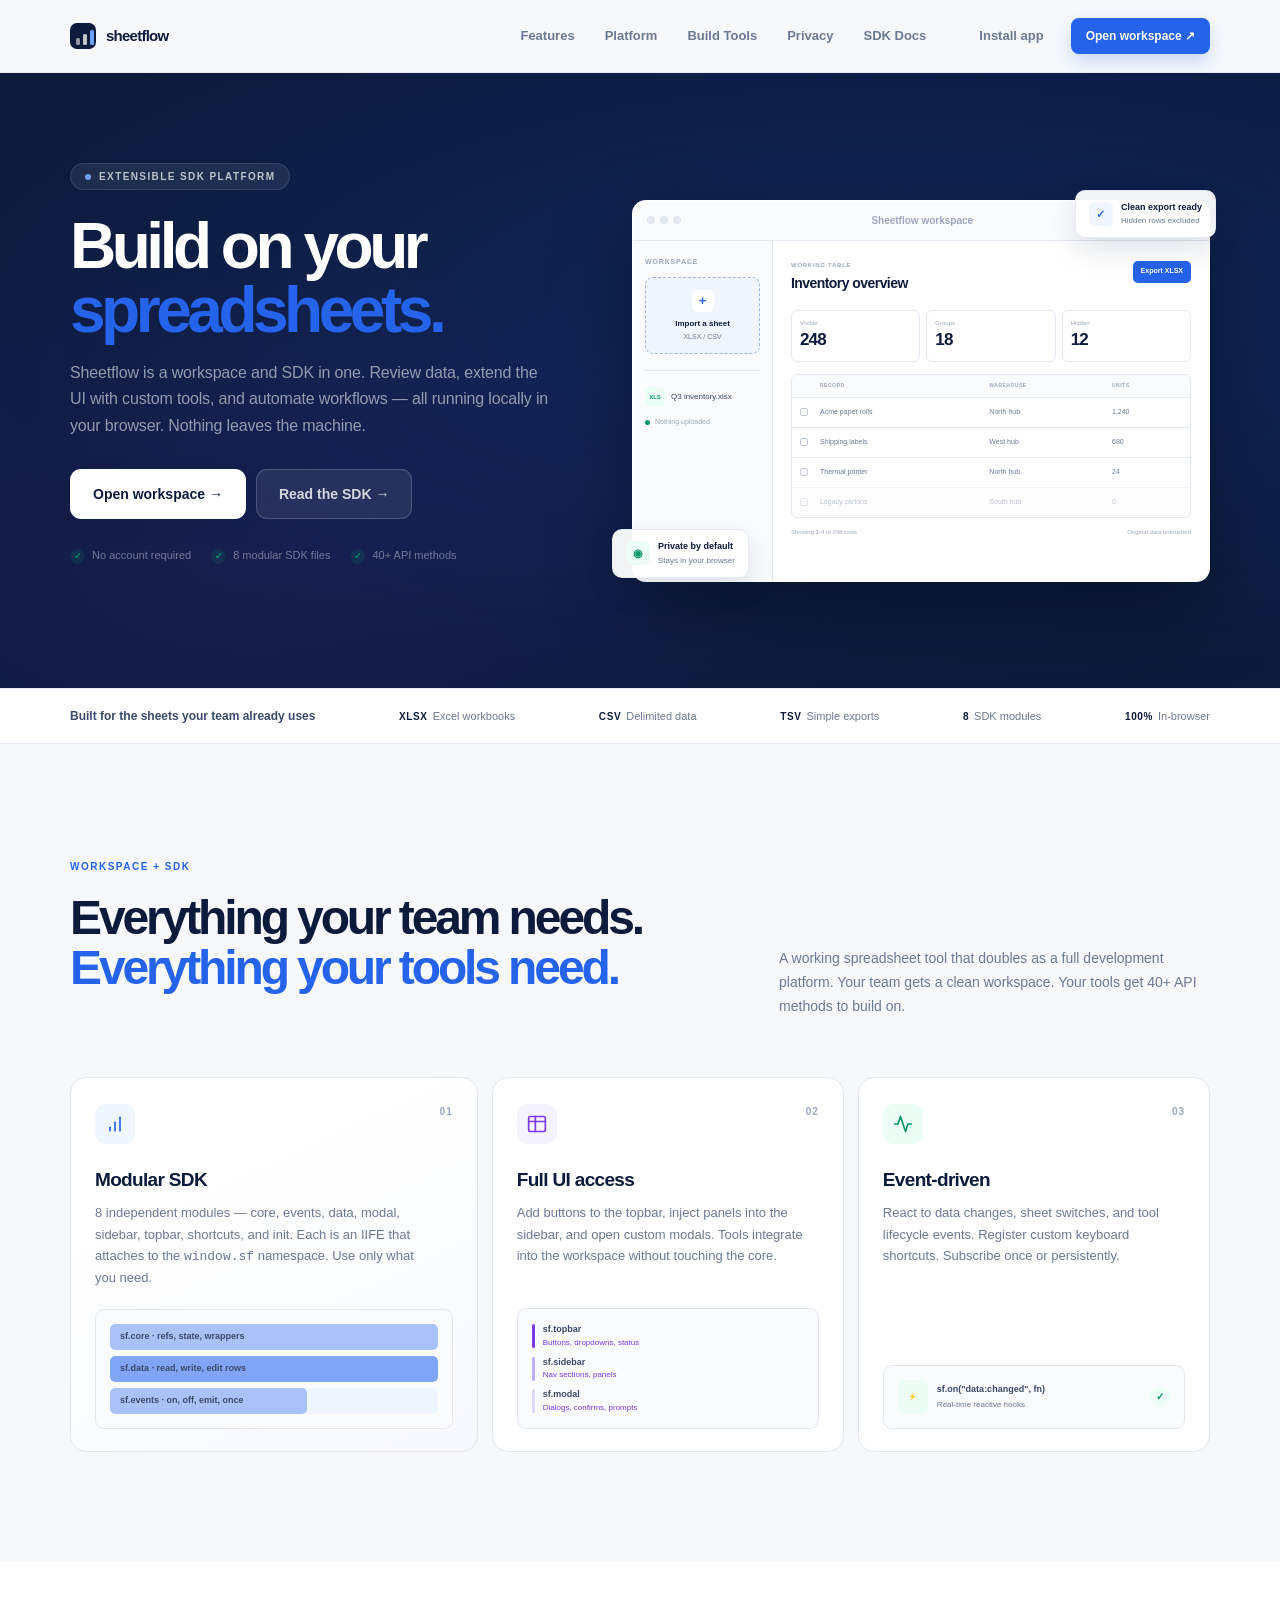
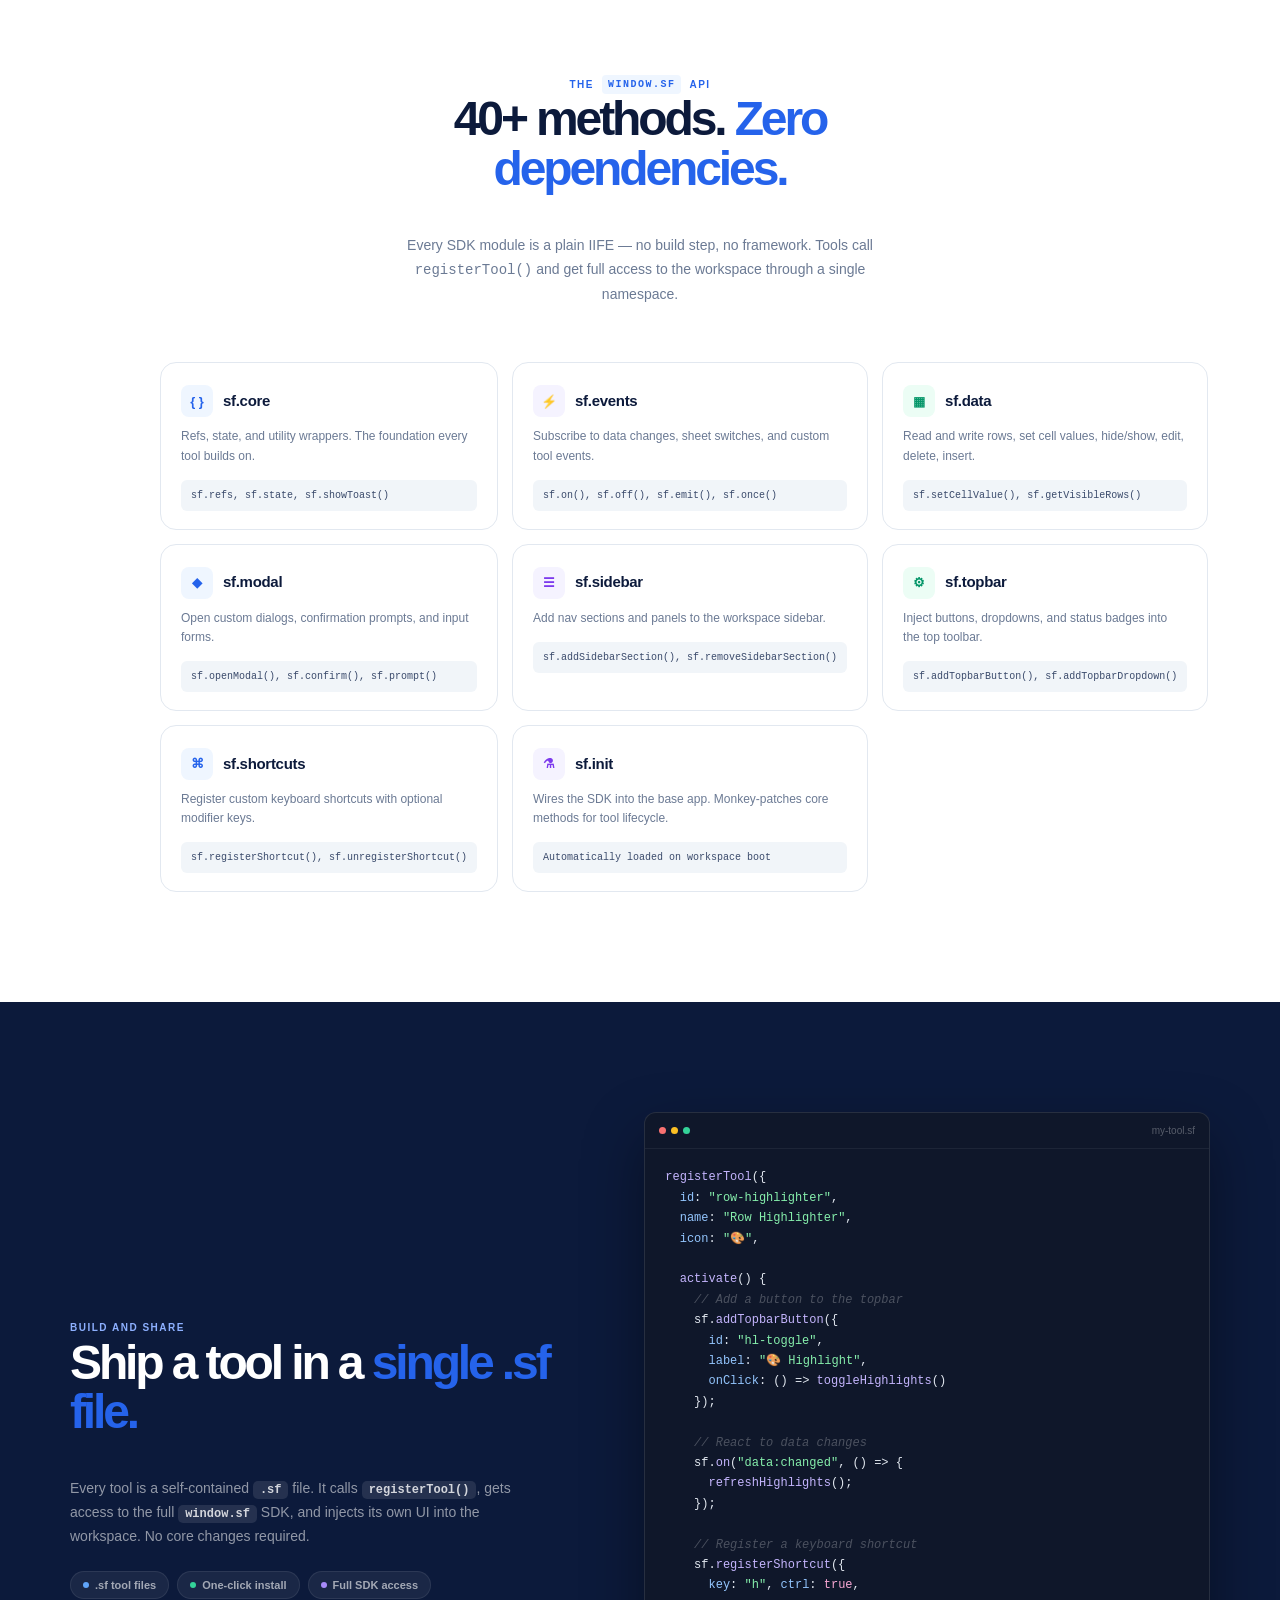
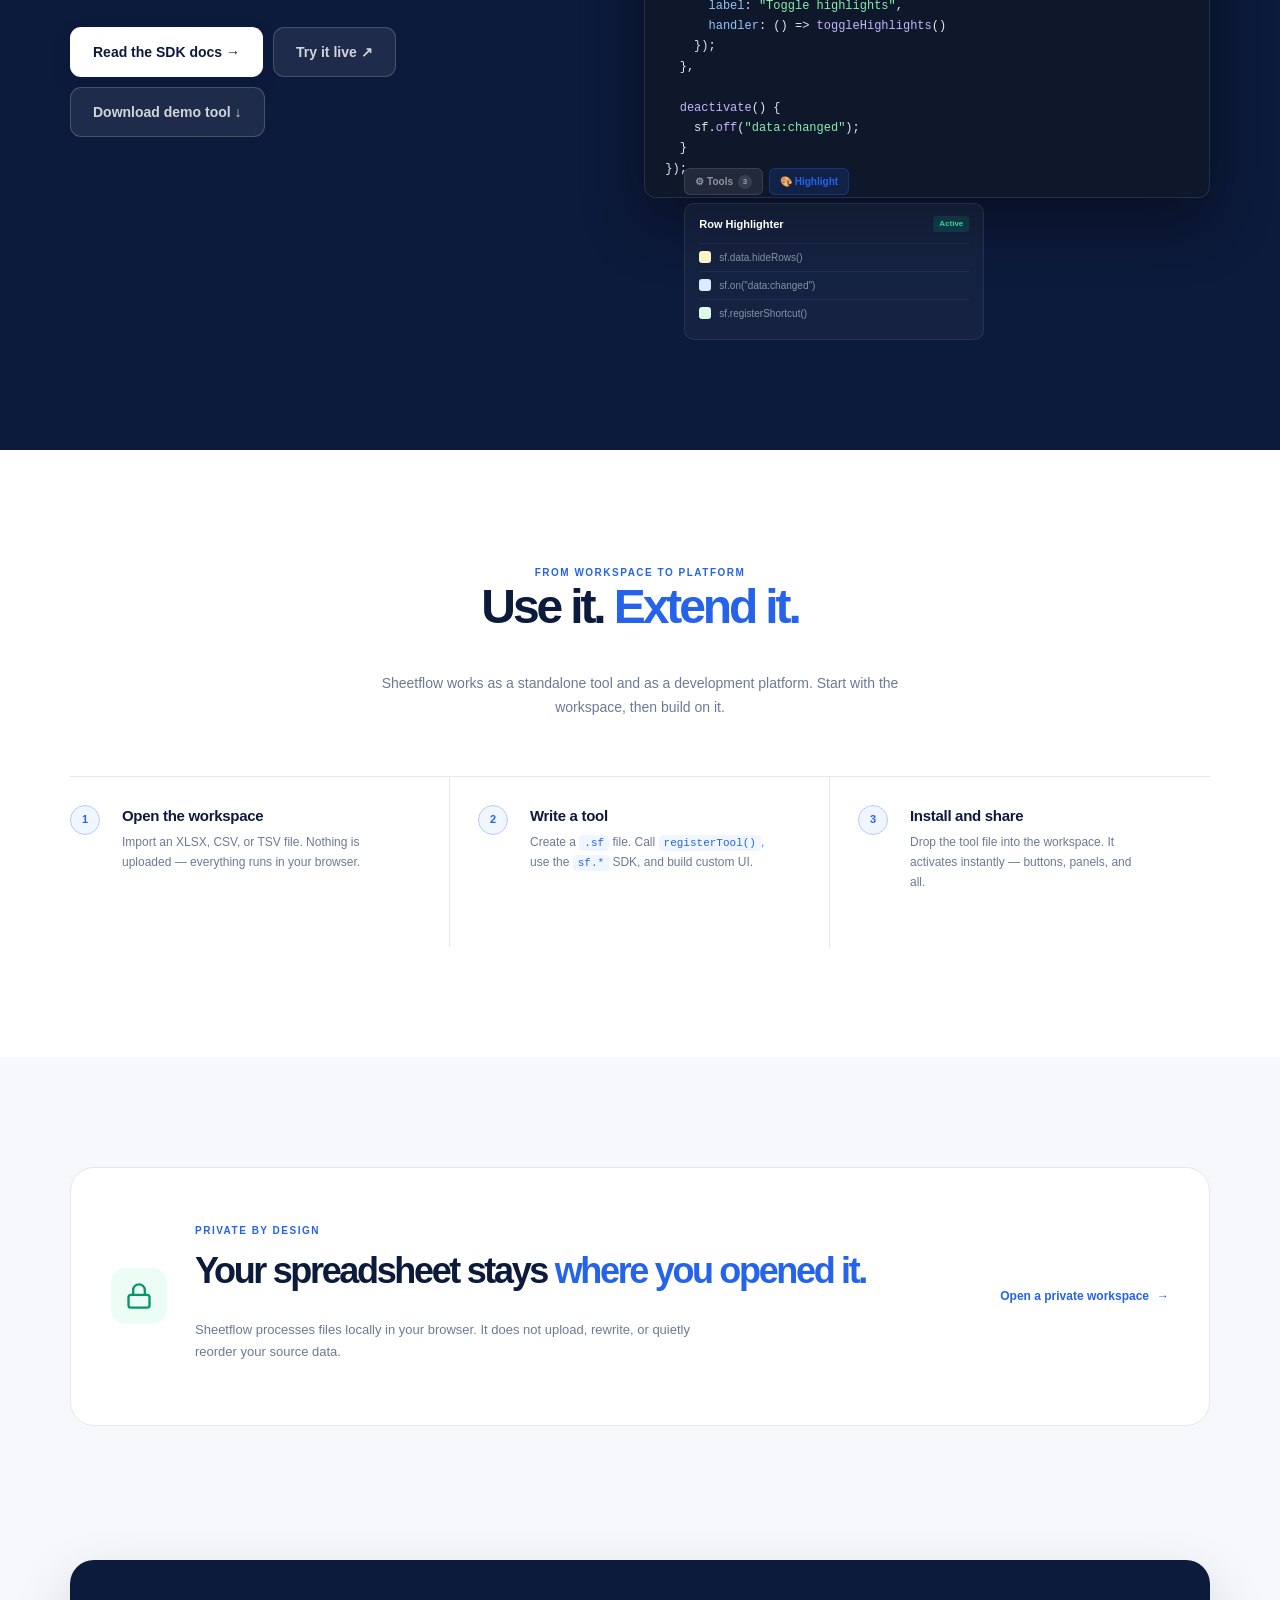
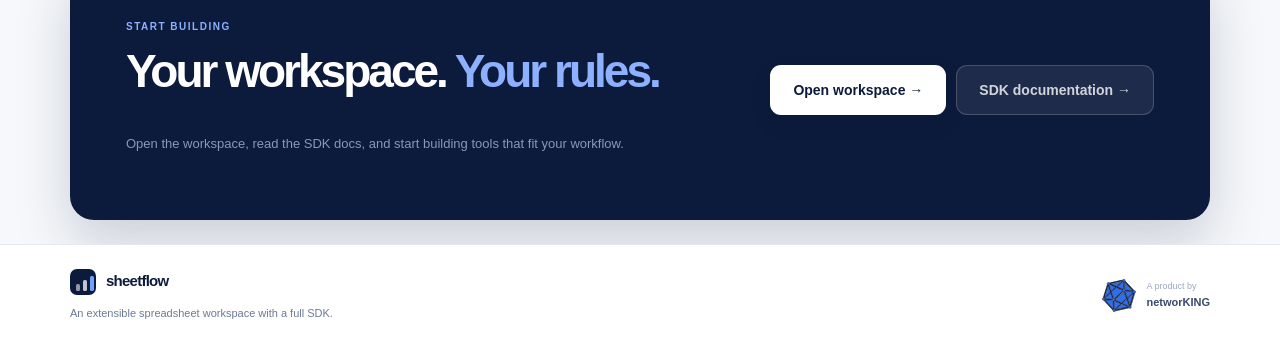
<file: index.html>
<!doctype html>
<html lang="en">
<head>
  <meta charset="utf-8">
  <meta name="viewport" content="width=device-width, initial-scale=1">
  <meta name="theme-color" content="#0c1a3b">
  <meta name="description" content="An extensible spreadsheet workspace with a full SDK. Build tools, extend the UI, and automate workflows — all in-browser.">
  <meta name="application-name" content="Sheetflow">
  <meta name="apple-mobile-web-app-capable" content="yes">
  <meta name="apple-mobile-web-app-status-bar-style" content="default">
  <meta name="apple-mobile-web-app-title" content="Sheetflow">
  <link rel="manifest" href="./Main/manifest.webmanifest">
  <link rel="icon" type="image/png" sizes="192x192" href="./Main/icons/icon-192.png">
  <link rel="apple-touch-icon" href="./Main/icons/icon-192.png">
  <link rel="stylesheet" href="./styles.css">
  <title>Sheetflow | The extensible spreadsheet workspace</title>
</head>
<body>
  <div class="site-shell">

    <header class="site-header">
      <nav class="nav container" aria-label="Primary navigation">
        <a class="brand" href="./index.html" aria-label="Sheetflow home">
          <span class="brand-mark" aria-hidden="true"><span></span><span></span><span></span></span>
          <span class="brand-name">sheetflow</span>
        </a>
        <div class="nav-links">
          <a href="#features">Features</a>
          <a href="#platform">Platform</a>
          <a href="#tools">Build Tools</a>
          <a href="#privacy">Privacy</a>
          <a href="./docs/tool-development.html">SDK Docs</a>
        </div>
        <div class="nav-actions">
          <button class="button button-ghost install-button" id="installButton" type="button">Install app</button>
          <a class="button button-primary button-nav" href="./Main/index.html">Open workspace &#8599;</a>
        </div>
        <button class="menu-button" id="menuButton" type="button" aria-label="Toggle navigation" aria-expanded="false" aria-controls="mobileNav">
          <span></span><span></span>
        </button>
      </nav>
      <div class="mobile-nav container" id="mobileNav" hidden>
        <a href="#features">Features</a>
        <a href="#platform">Platform</a>
        <a href="#tools">Build Tools</a>
        <a href="#privacy">Privacy</a>
        <a href="./docs/tool-development.html">SDK Docs</a>
        <a href="./Main/index.html">Open workspace &#8599;</a>
      </div>
    </header>

    <main>

      <!-- ── Hero ──────────────────────────────────── -->
      <section class="hero">
        <div class="hero-bg" aria-hidden="true"></div>
        <div class="container hero-grid">
          <div class="hero-copy">
            <div class="hero-badge"><span class="hero-badge-dot"></span> Extensible SDK platform</div>
            <h1>Build on your <em>spreadsheets.</em></h1>
            <p class="hero-sub">Sheetflow is a workspace and SDK in one. Review data, extend the UI with custom tools, and automate workflows — all running locally in your browser. Nothing leaves the machine.</p>
            <div class="hero-actions">
              <a class="button button-white button-large" href="./Main/index.html">Open workspace &#8594;</a>
              <a class="button button-ghost-light button-large" href="./docs/tool-development.html">Read the SDK &#8594;</a>
            </div>
            <div class="hero-trust">
              <span class="trust-item"><span class="trust-check">&#10003;</span> No account required</span>
              <span class="trust-item"><span class="trust-check">&#10003;</span> 8 modular SDK files</span>
              <span class="trust-item"><span class="trust-check">&#10003;</span> 40+ API methods</span>
            </div>
            <p class="install-status" id="installStatus" role="status" aria-live="polite"></p>
          </div>
          <div class="hero-visual">
            <div class="preview-window">
              <div class="preview-chrome">
                <div class="preview-dots"><span></span><span></span><span></span></div>
                <div class="preview-title">Sheetflow workspace</div>
                <div class="preview-badge"><span class="preview-dot-green"></span> Local</div>
              </div>
              <div class="preview-body">
                <div class="preview-side">
                  <div class="preview-side-kicker">Workspace</div>
                  <div class="preview-upload-box">
                    <span class="preview-upload-icon">+</span>
                    <strong>Import a sheet</strong>
                    <small>XLSX / CSV</small>
                  </div>
                  <div class="preview-divider"></div>
                  <div class="preview-file-row"><span class="preview-file-badge">XLS</span><span>Q3 inventory.xlsx</span></div>
                  <div class="preview-side-foot"><span class="preview-dot-green"></span> Nothing uploaded</div>
                </div>
                <div class="preview-main">
                  <div class="preview-top-row">
                    <div><div class="preview-kicker">Working table</div><div class="preview-heading-text">Inventory overview</div></div>
                    <span class="preview-export-btn">Export XLSX</span>
                  </div>
                  <div class="preview-stat-row">
                    <div class="preview-stat"><small>Visible</small><strong>248</strong></div>
                    <div class="preview-stat"><small>Groups</small><strong>18</strong></div>
                    <div class="preview-stat"><small>Hidden</small><strong>12</strong></div>
                  </div>
                  <div class="preview-table">
                    <div class="preview-row preview-row-head"><span></span><span>RECORD</span><span>WAREHOUSE</span><span>UNITS</span></div>
                    <div class="preview-row"><span class="preview-check"></span><span>Acme paper rolls</span><span>North hub</span><span>1,240</span></div>
                    <div class="preview-row"><span class="preview-check"></span><span>Shipping labels</span><span>West hub</span><span>680</span></div>
                    <div class="preview-row"><span class="preview-check"></span><span>Thermal printer</span><span>North hub</span><span>24</span></div>
                    <div class="preview-row preview-row-faded"><span class="preview-check"></span><span>Legacy cartons</span><span>South hub</span><span>0</span></div>
                  </div>
                  <div class="preview-bottom"><span>Showing 1-4 of 248 rows</span><span>Original data untouched</span></div>
                </div>
              </div>
            </div>
            <div class="float-card float-top"><span class="float-icon float-icon-blue">&#10003;</span><div><strong>Clean export ready</strong><small>Hidden rows excluded</small></div></div>
            <div class="float-card float-bottom"><span class="float-icon float-icon-green">&#9673;</span><div><strong>Private by default</strong><small>Stays in your browser</small></div></div>
          </div>
        </div>
      </section>

      <!-- ── Proof Bar ─────────────────────────────── -->
      <div class="proof-bar">
        <div class="container proof-inner">
          <span class="proof-lead">Built for the sheets your team already uses</span>
          <span class="proof-item"><strong>XLSX</strong> Excel workbooks</span>
          <span class="proof-item"><strong>CSV</strong> Delimited data</span>
          <span class="proof-item"><strong>TSV</strong> Simple exports</span>
          <span class="proof-item"><strong>8</strong> SDK modules</span>
          <span class="proof-item"><strong>100%</strong> In-browser</span>
        </div>
      </div>

      <!-- ── Features ──────────────────────────────── -->
      <section class="section container" id="features">
        <div class="features-header">
          <div class="features-header-left">
            <span class="section-eyebrow">Workspace + SDK</span>
            <h2>Everything your team needs. <em>Everything your tools need.</em></h2>
          </div>
          <p class="features-header-right">A working spreadsheet tool that doubles as a full development platform. Your team gets a clean workspace. Your tools get 40+ API methods to build on.</p>
        </div>
        <div class="features-grid">
          <article class="feature-card feature-card-wide">
            <div class="feature-head">
              <div class="feature-icon feature-icon-blue">
                <svg width="20" height="20" viewBox="0 0 24 24" fill="none" stroke="currentColor" stroke-width="2" stroke-linecap="round" stroke-linejoin="round"><path d="M12 20V10"/><path d="M18 20V4"/><path d="M6 20v-4"/></svg>
              </div>
              <span class="feature-num">01</span>
            </div>
            <h3>Modular SDK</h3>
            <p>8 independent modules — core, events, data, modal, sidebar, topbar, shortcuts, and init. Each is an IIFE that attaches to the <code>window.sf</code> namespace. Use only what you need.</p>
            <div class="feature-mini feature-mini-rows">
              <div class="mini-bar"><span class="mini-bar-fill" style="width:100%;opacity:.35"></span><span class="mini-bar-text">sf.core &middot; refs, state, wrappers</span></div>
              <div class="mini-bar"><span class="mini-bar-fill" style="width:100%;opacity:.55"></span><span class="mini-bar-text">sf.data &middot; read, write, edit rows</span></div>
              <div class="mini-bar"><span class="mini-bar-fill" style="width:60%;opacity:.35"></span><span class="mini-bar-text">sf.events &middot; on, off, emit, once</span></div>
            </div>
          </article>
          <article class="feature-card">
            <div class="feature-head">
              <div class="feature-icon feature-icon-violet">
                <svg width="20" height="20" viewBox="0 0 24 24" fill="none" stroke="currentColor" stroke-width="2" stroke-linecap="round" stroke-linejoin="round"><rect x="2" y="3" width="20" height="18" rx="2"/><line x1="2" y1="9" x2="22" y2="9"/><line x1="10" y1="3" x2="10" y2="21"/></svg>
              </div>
              <span class="feature-num">02</span>
            </div>
            <h3>Full UI access</h3>
            <p>Add buttons to the topbar, inject panels into the sidebar, and open custom modals. Tools integrate into the workspace without touching the core.</p>
            <div class="feature-mini feature-mini-groups">
              <div class="mini-group"><span class="mini-group-bar"></span><div><strong>sf.topbar</strong><small>Buttons, dropdowns, status</small></div></div>
              <div class="mini-group"><span class="mini-group-bar mini-group-bar-2"></span><div><strong>sf.sidebar</strong><small>Nav sections, panels</small></div></div>
              <div class="mini-group"><span class="mini-group-bar mini-group-bar-3"></span><div><strong>sf.modal</strong><small>Dialogs, confirms, prompts</small></div></div>
            </div>
          </article>
          <article class="feature-card">
            <div class="feature-head">
              <div class="feature-icon feature-icon-green">
                <svg width="20" height="20" viewBox="0 0 24 24" fill="none" stroke="currentColor" stroke-width="2" stroke-linecap="round" stroke-linejoin="round"><polyline points="22 12 18 12 15 21 9 3 6 12 2 12"/></svg>
              </div>
              <span class="feature-num">03</span>
            </div>
            <h3>Event-driven</h3>
            <p>React to data changes, sheet switches, and tool lifecycle events. Register custom keyboard shortcuts. Subscribe once or persistently.</p>
            <div class="feature-mini feature-mini-export">
              <div class="mini-export-file"><span>&#9889;</span></div>
              <div><strong>sf.on("data:changed", fn)</strong><small>Real-time reactive hooks</small></div>
              <span class="mini-export-check">&#10003;</span>
            </div>
          </article>
        </div>
      </section>

      <!-- ── Platform / SDK Overview ────────────────── -->
      <section class="section section-white" id="platform">
        <div class="container">
          <div class="section-center">
            <span class="section-eyebrow">The <code>window.sf</code> API</span>
            <h2>40+ methods. <em>Zero dependencies.</em></h2>
            <p class="section-sub">Every SDK module is a plain IIFE — no build step, no framework. Tools call <code>registerTool()</code> and get full access to the workspace through a single namespace.</p>
          </div>
          <div class="platform-grid">
            <div class="platform-module">
              <div class="platform-module-head">
                <span class="platform-module-icon platform-module-icon-blue">{ }</span>
                <h3>sf.core</h3>
              </div>
              <p>Refs, state, and utility wrappers. The foundation every tool builds on.</p>
              <code class="platform-code">sf.refs, sf.state, sf.showToast()</code>
            </div>
            <div class="platform-module">
              <div class="platform-module-head">
                <span class="platform-module-icon platform-module-icon-violet">&#9889;</span>
                <h3>sf.events</h3>
              </div>
              <p>Subscribe to data changes, sheet switches, and custom tool events.</p>
              <code class="platform-code">sf.on(), sf.off(), sf.emit(), sf.once()</code>
            </div>
            <div class="platform-module">
              <div class="platform-module-head">
                <span class="platform-module-icon platform-module-icon-green">&#9638;</span>
                <h3>sf.data</h3>
              </div>
              <p>Read and write rows, set cell values, hide/show, edit, delete, insert.</p>
              <code class="platform-code">sf.setCellValue(), sf.getVisibleRows()</code>
            </div>
            <div class="platform-module">
              <div class="platform-module-head">
                <span class="platform-module-icon platform-module-icon-blue">&#9670;</span>
                <h3>sf.modal</h3>
              </div>
              <p>Open custom dialogs, confirmation prompts, and input forms.</p>
              <code class="platform-code">sf.openModal(), sf.confirm(), sf.prompt()</code>
            </div>
            <div class="platform-module">
              <div class="platform-module-head">
                <span class="platform-module-icon platform-module-icon-violet">&#9776;</span>
                <h3>sf.sidebar</h3>
              </div>
              <p>Add nav sections and panels to the workspace sidebar.</p>
              <code class="platform-code">sf.addSidebarSection(), sf.removeSidebarSection()</code>
            </div>
            <div class="platform-module">
              <div class="platform-module-head">
                <span class="platform-module-icon platform-module-icon-green">&#9881;</span>
                <h3>sf.topbar</h3>
              </div>
              <p>Inject buttons, dropdowns, and status badges into the top toolbar.</p>
              <code class="platform-code">sf.addTopbarButton(), sf.addTopbarDropdown()</code>
            </div>
            <div class="platform-module">
              <div class="platform-module-head">
                <span class="platform-module-icon platform-module-icon-blue">&#8984;</span>
                <h3>sf.shortcuts</h3>
              </div>
              <p>Register custom keyboard shortcuts with optional modifier keys.</p>
              <code class="platform-code">sf.registerShortcut(), sf.unregisterShortcut()</code>
            </div>
            <div class="platform-module">
              <div class="platform-module-head">
                <span class="platform-module-icon platform-module-icon-violet">&#9879;</span>
                <h3>sf.init</h3>
              </div>
              <p>Wires the SDK into the base app. Monkey-patches core methods for tool lifecycle.</p>
              <code class="platform-code">Automatically loaded on workspace boot</code>
            </div>
          </div>
        </div>
      </section>

      <!-- ── Tool System ────────────────────────────── -->
      <section class="section section-dark" id="tools">
        <div class="container tools-grid">
          <div class="tools-copy">
            <span class="section-eyebrow section-eyebrow-light">Build and share</span>
            <h2>Ship a tool in a <em>single .sf file.</em></h2>
            <p class="tools-sub">Every tool is a self-contained <code>.sf</code> file. It calls <code>registerTool()</code>, gets access to the full <code>window.sf</code> SDK, and injects its own UI into the workspace. No core changes required.</p>
            <div class="tools-badges">
              <span class="tool-badge"><span class="tool-badge-dot tool-badge-dot-blue"></span> .sf tool files</span>
              <span class="tool-badge"><span class="tool-badge-dot tool-badge-dot-green"></span> One-click install</span>
              <span class="tool-badge"><span class="tool-badge-dot tool-badge-dot-violet"></span> Full SDK access</span>
            </div>
            <div class="tools-links">
              <a class="button button-white button-large" href="./docs/tool-development.html">Read the SDK docs &#8594;</a>
              <a class="button button-ghost-light button-large" href="./Main/index.html">Try it live &#8599;</a>
              <a class="button button-ghost-light button-large" href="./assets/sdk-showcase.sf" id="downloadDemoTool" download="sdk-showcase.sf">Download demo tool &#8595;</a>
            </div>
          </div>
          <div class="tools-visual">
            <div class="tools-code-window">
              <div class="tools-code-chrome">
                <div class="tools-code-dots"><span></span><span></span><span></span></div>
                <span class="tools-code-filename">my-tool.sf</span>
              </div>
              <pre class="tools-code-body"><code><span class="tc-fn">registerTool</span>({
  <span class="tc-key">id</span>: <span class="tc-str">"row-highlighter"</span>,
  <span class="tc-key">name</span>: <span class="tc-str">"Row Highlighter"</span>,
  <span class="tc-key">icon</span>: <span class="tc-str">"&#127912;"</span>,

  <span class="tc-fn">activate</span>() {
    <span class="tc-comment">// Add a button to the topbar</span>
    sf.<span class="tc-fn">addTopbarButton</span>({
      <span class="tc-key">id</span>: <span class="tc-str">"hl-toggle"</span>,
      <span class="tc-key">label</span>: <span class="tc-str">"&#127912; Highlight"</span>,
      <span class="tc-key">onClick</span>: () => <span class="tc-fn">toggleHighlights</span>()
    });

    <span class="tc-comment">// React to data changes</span>
    sf.<span class="tc-fn">on</span>(<span class="tc-str">"data:changed"</span>, () => {
      <span class="tc-fn">refreshHighlights</span>();
    });

    <span class="tc-comment">// Register a keyboard shortcut</span>
    sf.<span class="tc-fn">registerShortcut</span>({
      <span class="tc-key">key</span>: <span class="tc-str">"h"</span>, <span class="tc-key">ctrl</span>: <span class="tc-kw">true</span>,
      <span class="tc-key">label</span>: <span class="tc-str">"Toggle highlights"</span>,
      <span class="tc-key">handler</span>: () => <span class="tc-fn">toggleHighlights</span>()
    });
  },

  <span class="tc-fn">deactivate</span>() {
    sf.<span class="tc-fn">off</span>(<span class="tc-str">"data:changed"</span>);
  }
});</code></pre>
            </div>
            <div class="tools-preview-float">
              <div class="tools-preview-row">
                <span class="tools-preview-btn">&#9881; Tools <span class="tools-preview-count">3</span></span>
                <span class="tools-preview-btn tools-preview-btn-active">&#127912; Highlight</span>
              </div>
              <div class="tools-preview-panel">
                <div class="tools-preview-panel-head"><strong>Row Highlighter</strong><span class="tools-preview-active-badge">Active</span></div>
                <div class="tools-preview-row-item"><span class="tools-preview-color" style="background:#fef3c7"></span><span>sf.data.hideRows()</span></div>
                <div class="tools-preview-row-item"><span class="tools-preview-color" style="background:#dbeafe"></span><span>sf.on("data:changed")</span></div>
                <div class="tools-preview-row-item"><span class="tools-preview-color" style="background:#dcfce7"></span><span>sf.registerShortcut()</span></div>
              </div>
            </div>
          </div>
        </div>
      </section>

      <!-- ── How It Works ──────────────────────────── -->
      <section class="section section-white" id="how-it-works">
        <div class="container">
          <div class="section-center">
            <span class="section-eyebrow">From workspace to platform</span>
            <h2>Use it. <em>Extend it.</em></h2>
            <p class="section-sub">Sheetflow works as a standalone tool and as a development platform. Start with the workspace, then build on it.</p>
          </div>
          <div class="steps">
            <div class="step">
              <span class="step-num">1</span>
              <div class="step-body">
                <h3>Open the workspace</h3>
                <p>Import an XLSX, CSV, or TSV file. Nothing is uploaded — everything runs in your browser.</p>
              </div>
            </div>
            <div class="step">
              <span class="step-num">2</span>
              <div class="step-body">
                <h3>Write a tool</h3>
                <p>Create a <code>.sf</code> file. Call <code>registerTool()</code>, use the <code>sf.*</code> SDK, and build custom UI.</p>
              </div>
            </div>
            <div class="step">
              <span class="step-num">3</span>
              <div class="step-body">
                <h3>Install and share</h3>
                <p>Drop the tool file into the workspace. It activates instantly — buttons, panels, and all.</p>
              </div>
            </div>
          </div>
        </div>
      </section>

      <!-- ── Privacy ───────────────────────────────── -->
      <section class="section container" id="privacy">
        <div class="privacy-card">
          <div class="privacy-icon">
            <svg width="28" height="28" viewBox="0 0 24 24" fill="none" stroke="currentColor" stroke-width="2" stroke-linecap="round" stroke-linejoin="round"><rect x="3" y="11" width="18" height="11" rx="2" ry="2"/><path d="M7 11V7a5 5 0 0 1 10 0v4"/></svg>
          </div>
          <div class="privacy-copy">
            <span class="section-eyebrow">Private by design</span>
            <h2>Your spreadsheet stays <em>where you opened it.</em></h2>
            <p>Sheetflow processes files locally in your browser. It does not upload, rewrite, or quietly reorder your source data.</p>
          </div>
          <a class="text-link" href="./Main/index.html">Open a private workspace <span>&#8594;</span></a>
        </div>
      </section>

      <!-- ── CTA ────────────────────────────────────── -->
      <section class="cta-section">
        <div class="container cta-inner">
          <div class="cta-copy">
            <span class="section-eyebrow section-eyebrow-light">Start building</span>
            <h2>Your workspace. <em>Your rules.</em></h2>
            <p>Open the workspace, read the SDK docs, and start building tools that fit your workflow.</p>
          </div>
          <div class="cta-actions">
            <a class="button button-white button-large" href="./Main/index.html">Open workspace &#8594;</a>
            <a class="button button-ghost-light button-large" href="./docs/tool-development.html">SDK documentation &#8594;</a>
          </div>
        </div>
      </section>

    </main>

    <footer class="site-footer">
      <div class="container footer-inner">
        <div class="footer-left">
          <a class="brand" href="./index.html" aria-label="Sheetflow home">
            <span class="brand-mark" aria-hidden="true"><span></span><span></span><span></span></span>
            <span class="brand-name">sheetflow</span>
          </a>
          <p>An extensible spreadsheet workspace with a full SDK.</p>
        </div>
        <div class="footer-credit">
          <img src="./networKING.svg" alt="networKING logo">
          <div><small>A product by</small><strong>networKING</strong></div>
        </div>
      </div>
    </footer>

  </div>

  <script>
    (() => {
      "use strict";

      const installButtons = Array.from(document.querySelectorAll(".install-button"));
      const installStatus = document.getElementById("installStatus");
      const menuButton = document.getElementById("menuButton");
      const mobileNav = document.getElementById("mobileNav");
      let deferredPrompt = null;

      function setInstallMessage(message) {
        if (installStatus) installStatus.textContent = message;
      }

      function isStandalone() {
        return window.matchMedia("(display-mode: standalone)").matches || window.navigator.standalone === true;
      }

      window.addEventListener("beforeinstallprompt", (event) => {
        event.preventDefault();
        deferredPrompt = event;
        installButtons.forEach((button) => { button.textContent = "Install app"; });
      });

      installButtons.forEach((button) => button.addEventListener("click", async () => {
        if (isStandalone()) {
          setInstallMessage("Sheetflow is already installed on this device.");
          return;
        }
        if (!deferredPrompt) {
          setInstallMessage("Use your browser's install option to add Sheetflow to your desktop.");
          window.setTimeout(() => { window.location.href = "./Main/index.html"; }, 500);
          return;
        }
        deferredPrompt.prompt();
        const choice = await deferredPrompt.userChoice;
        setInstallMessage(choice.outcome === "accepted" ? "Sheetflow is ready to use from your desktop." : "You can install Sheetflow whenever you are ready.");
        deferredPrompt = null;
      }));

      window.addEventListener("appinstalled", () => {
        deferredPrompt = null;
        setInstallMessage("Sheetflow is ready to use from your desktop.");
      });

      if (menuButton && mobileNav) {
        menuButton.addEventListener("click", () => {
          const isOpen = menuButton.getAttribute("aria-expanded") === "true";
          menuButton.setAttribute("aria-expanded", String(!isOpen));
          mobileNav.hidden = isOpen;
        });
        mobileNav.addEventListener("click", (event) => {
          if (event.target.closest("a")) {
            menuButton.setAttribute("aria-expanded", "false");
            mobileNav.hidden = true;
          }
        });
      }

      if ("serviceWorker" in navigator) {
        window.addEventListener("load", () => {
          navigator.serviceWorker.register("./Main/service-worker.js", { scope: "./Main/" })
            .catch((error) => console.warn("Sheetflow offline support is unavailable.", error));
        });
      }

      var downloadBtn = document.getElementById("downloadDemoTool");
      if (downloadBtn) {
        downloadBtn.addEventListener("click", function (e) {
          e.preventDefault();
          fetch("./assets/sdk-showcase.sf")
            .then(function (r) { return r.blob(); })
            .then(function (blob) {
              var url = URL.createObjectURL(blob);
              var a = document.createElement("a");
              a.href = url;
              a.download = "sdk-showcase.sf";
              document.body.appendChild(a);
              a.click();
              document.body.removeChild(a);
              URL.revokeObjectURL(url);
            })
            .catch(function () {
              window.location.href = "./assets/sdk-showcase.sf";
            });
        });
      }
    })();
  </script>
</body>
</html>
</file>
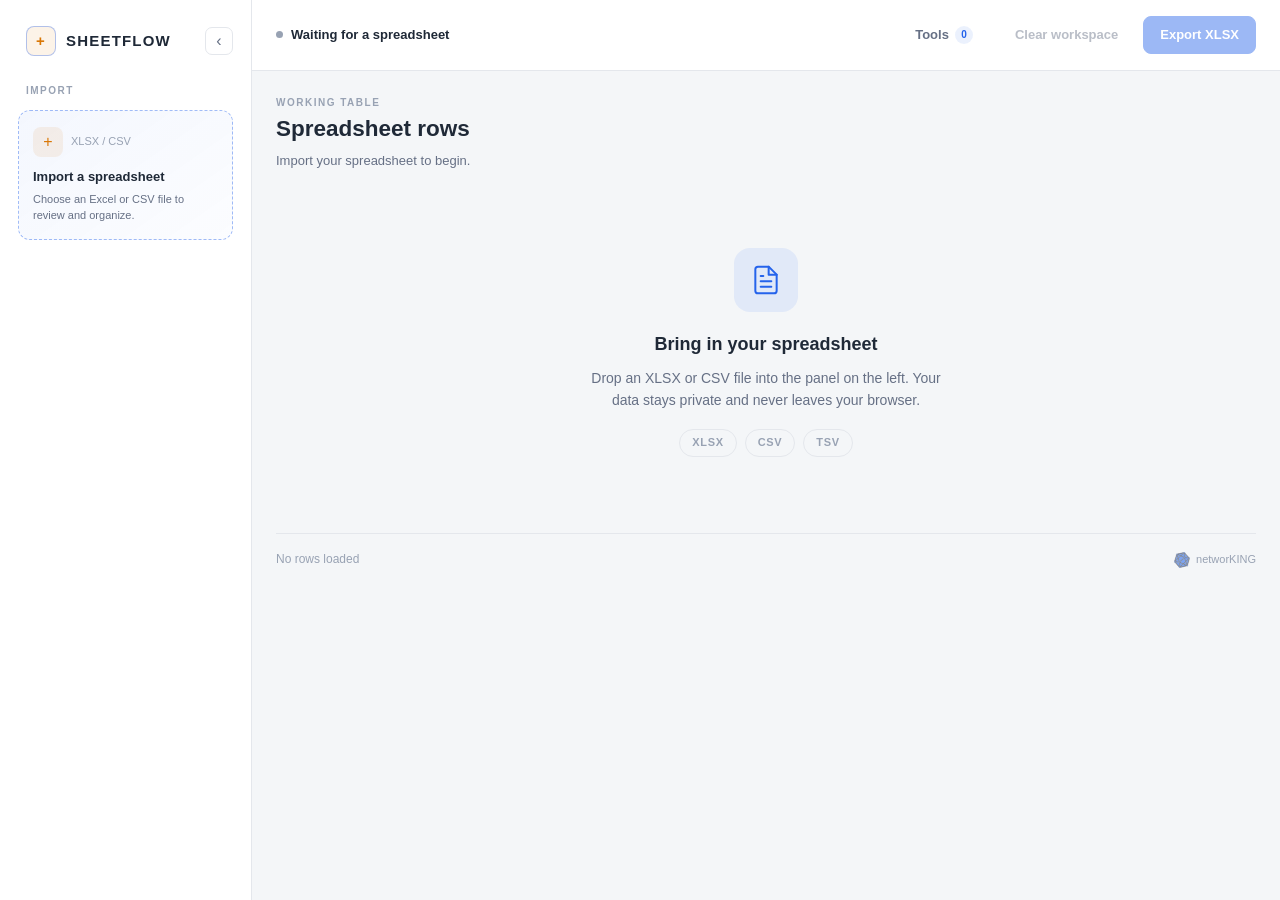
<file: Main/index.html>
<!doctype html>
<html lang="en">
<head>
  <meta charset="utf-8">
  <meta name="viewport" content="width=device-width, initial-scale=1">
  <meta name="theme-color" content="#2563eb">
  <meta name="description" content="Review, organize, and export business spreadsheets from your browser.">
  <meta name="application-name" content="Sheetflow">
  <meta name="mobile-web-app-capable" content="yes">
  <meta name="apple-mobile-web-app-capable" content="yes">
  <meta name="apple-mobile-web-app-status-bar-style" content="default">
  <meta name="apple-mobile-web-app-title" content="Sheetflow">
  <link rel="manifest" href="./manifest.webmanifest">
  <link rel="icon" type="image/png" sizes="192x192" href="./icons/icon-192.png">
  <link rel="apple-touch-icon" href="./icons/icon-192.png">
  <link rel="stylesheet" href="./styles.css">
  <title>Sheetflow - Spreadsheet Organizer</title>
</head>
<body>
  <div class="app-shell">
    <div class="sidebar-edge" id="sidebarEdge"></div>
    <aside class="sidebar" id="sidebar">
      <div class="sidebar-head">
        <div class="brand"><span class="brand-mark">+</span><span class="brand-text">SHEETFLOW</span></div>
        <button class="sidebar-toggle" id="sidebarToggle" type="button" title="Collapse sidebar" aria-label="Toggle sidebar">&lsaquo;</button>
      </div>
      <div class="sidebar-body">
        <div class="side-kicker">Import</div>
        <label class="drop-zone" id="dropZone" for="fileInput">
          <div class="drop-topline"><span class="drop-icon">+</span><span class="file-types">XLSX / CSV</span></div>
          <strong>Import a spreadsheet</strong>
          <p>Choose an Excel or CSV file to review and organize.</p>
        </label>
        <input class="sr-only" id="fileInput" type="file" accept=".xlsx,.xls,.csv,.tsv,text/csv,application/vnd.openxmlformats-officedocument.spreadsheetml.sheet">
        <div id="toolSidebarSlot" class="tool-sidebar-slot"></div>
      </div>
    </aside>

     <main class="main">
         <header class="topbar">
          <div class="top-status"><span class="status-dot" id="workspaceDot"></span><span id="topStatus">Waiting for a spreadsheet</span></div>
          <div class="top-actions"><label class="button button-primary mobile-import-button" for="fileInput">+ Import</label><div id="toolActionSlot" class="tool-action-slot"></div><div id="toolDropdownSlot" class="tool-dropdown-slot"></div><div id="toolButtonsSlot" class="tool-buttons-slot"></div><button class="button button-ghost" id="toolsButton" type="button" aria-expanded="false">Tools <span class="button-count" id="toolsCount">0</span></button><button class="button button-ghost" id="clearButton" type="button" disabled>Clear workspace</button><button class="button button-primary" id="exportXlsxButton" type="button" disabled>Export XLSX</button></div>
        </header>


       <div id="toolPanelsSlot" class="tool-panels-slot"></div>

       <section class="workspace" id="workspaceSection" aria-label="Spreadsheet workspace">
        <div class="workspace-head">
          <div><div class="section-kicker">Working table</div><h2 id="tableTitle">Spreadsheet rows</h2><p class="section-copy" id="tableSubtitle">Import your spreadsheet to begin.</p></div>
        </div>
        <div class="table-stage">
          <div class="table-scroll" id="tableScroll" hidden><table id="stockTable"><thead id="tableHead"></thead><tbody id="tableBody"></tbody></table></div>
          <div class="empty-state" id="emptyState">
            <div class="empty-inner">
              <div class="empty-icon-wrap">
                <div class="empty-icon">
                  <svg width="32" height="32" viewBox="0 0 24 24" fill="none" stroke="currentColor" stroke-width="1.5" stroke-linecap="round" stroke-linejoin="round"><path d="M14 2H6a2 2 0 0 0-2 2v16a2 2 0 0 0 2 2h12a2 2 0 0 0 2-2V8z"/><polyline points="14 2 14 8 20 8"/><line x1="16" y1="13" x2="8" y2="13"/><line x1="16" y1="17" x2="8" y2="17"/><polyline points="10 9 9 9 8 9"/></svg>
                </div>
              </div>
              <h3 id="emptyTitle">Bring in your spreadsheet</h3>
              <p id="emptyCopy">Drop an XLSX or CSV file anywhere, or use the import panel on the left. Your data stays private and never leaves your browser.</p>
              <div class="empty-hints">
                <span class="empty-hint">XLSX</span>
                <span class="empty-hint">CSV</span>
                <span class="empty-hint">TSV</span>
              </div>
            </div>
          </div>
        </div>
         <div class="page-controls" id="pageControls" hidden>
           <button class="button button-ghost button-small" id="previousPageButton" type="button" disabled>Previous</button>
           <span id="pageStatus">Page 1 of 1</span>
           <button class="button button-ghost button-small" id="nextPageButton" type="button" disabled>Next</button>
         </div>
         <div class="workspace-foot"><span id="resultCount">No rows loaded</span><div class="workspace-maker"><img src="../networKING.svg" alt="networKING logo"><span>networKING</span></div></div>
      </section>
    </main>
  </div>
  <div class="tools-overlay" id="toolsOverlay" hidden>
    <div class="tools-modal" id="toolsPanel" aria-labelledby="toolsTitle">
      <div class="tools-modal-head">
        <div><div class="section-kicker">Extend functionality</div><h2 id="toolsTitle">Tools</h2><p class="section-copy">Install .sf tool files or open built-in tools.</p></div>
        <div class="tools-modal-actions"><a class="button button-ghost button-small" href="../toolhub/index.html" target="_blank" rel="noopener">&#128230; Tool Hub</a><button class="button button-primary button-small" id="installToolButton" type="button">Install tool</button><input class="sr-only" id="installToolInput" type="file" accept=".sf,.json"><button class="button button-ghost button-small" id="closeToolsButton" type="button">Close</button></div>
      </div>
      <div class="tools-list" id="toolsList"></div>
    </div>
  </div>
  <div class="toast" id="toast" role="status" aria-live="polite"></div>
  <div id="sfModalContainer"></div>

  <script src="https://cdn.sheetjs.com/xlsx-0.20.3/package/dist/xlsx.full.min.js"></script>
  <script src="./js/core/core.js"></script>
  <script src="./js/core/utils.js"></script>
  <script src="./js/core/storage.js"></script>
  <script src="./js/sheet/csv-parser.js"></script>
  <script src="./js/sheet/sheet.js"></script>
  <script src="./js/sheet/grouping.js"></script>
  <script src="./js/features/table.js"></script>
  <script src="./js/features/ui.js"></script>
  <script src="./js/features/undo.js"></script>
  <script src="./js/features/export.js"></script>
  <script src="./js/tools/tools.js"></script>
  <script src="./js/sdk/core.js"></script>
  <script src="./js/sdk/events.js"></script>
  <script src="./js/sdk/data.js"></script>
  <script src="./js/sdk/modal.js"></script>
  <script src="./js/sdk/sidebar.js"></script>
  <script src="./js/sdk/topbar.js"></script>
  <script src="./js/sdk/shortcuts.js"></script>
  <script src="./js/sdk/init.js"></script>
  <script src="./js/actions.js"></script>
  <script src="./js/events.js"></script>
  <script src="./js/init.js"></script>
</body>
</html>
</file>
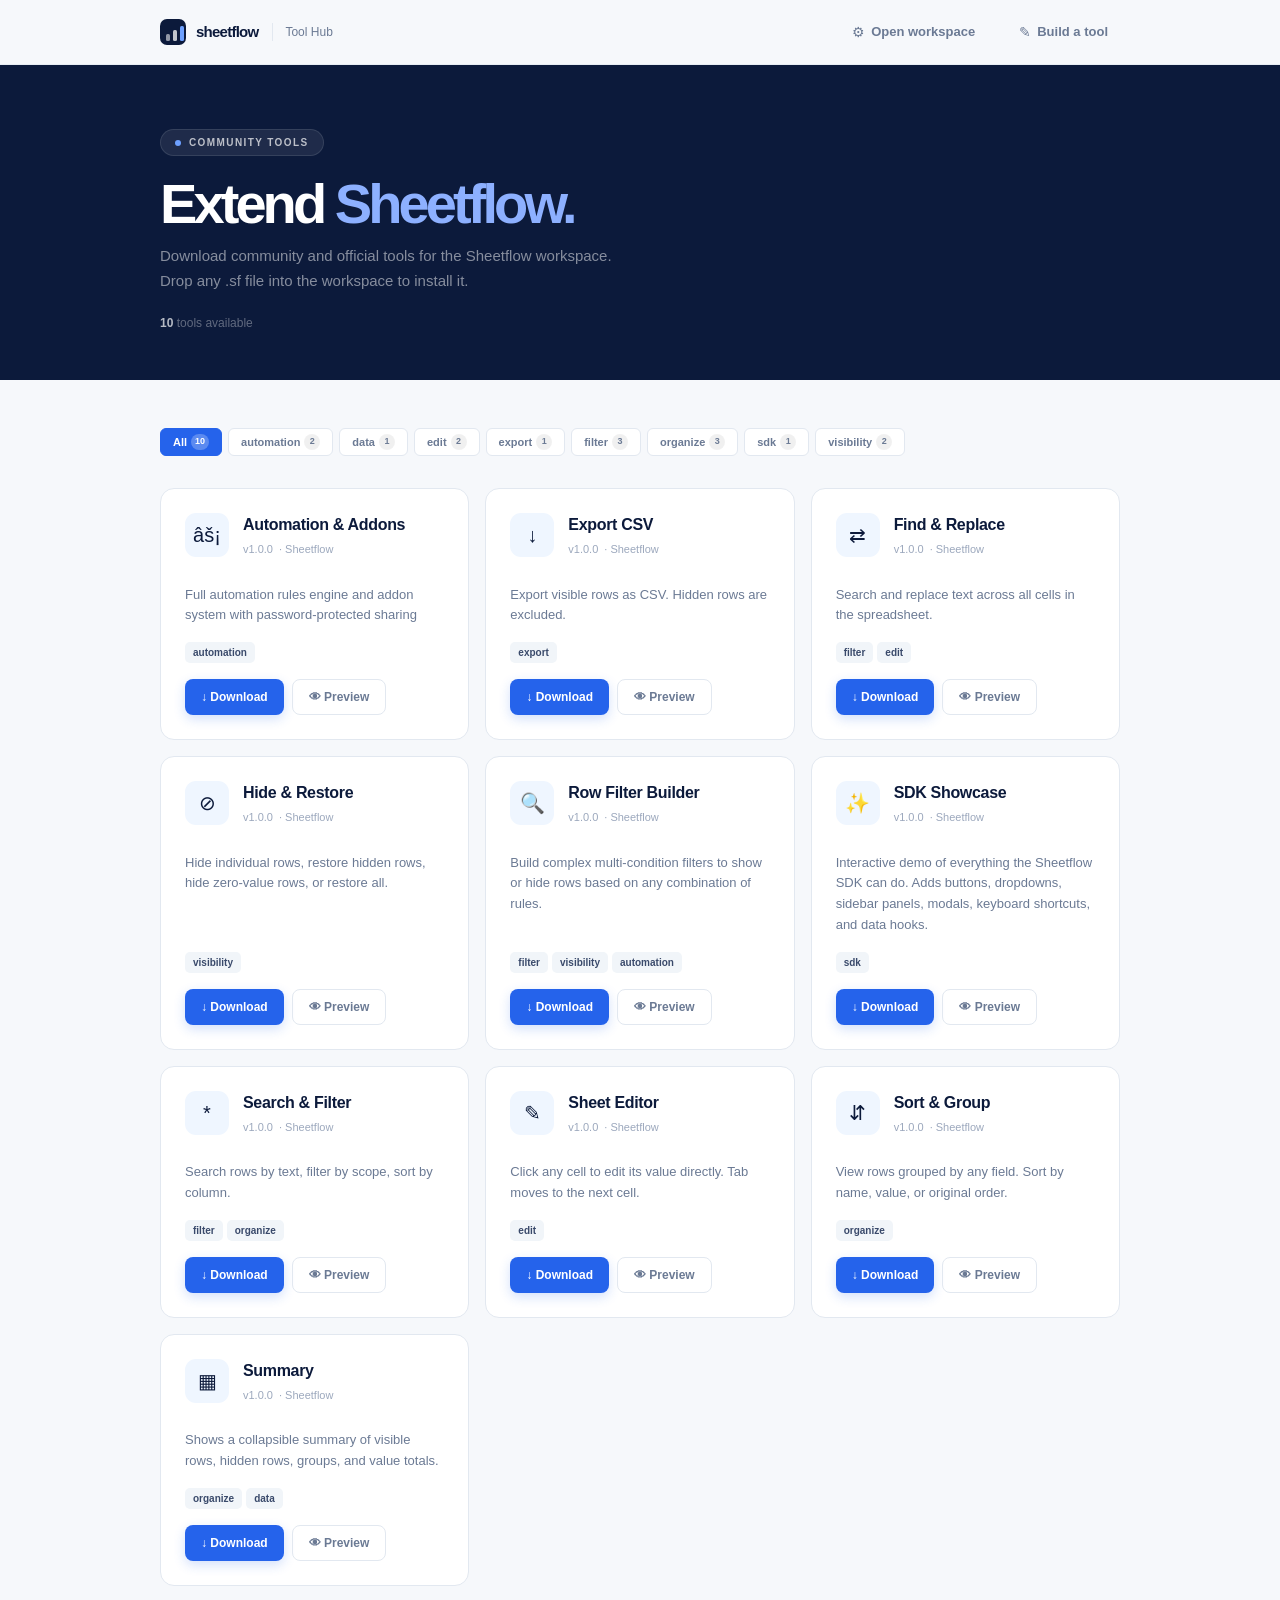
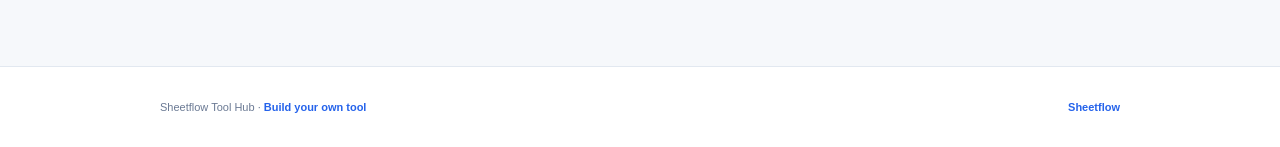
<file: toolhub/index.html>
<!doctype html>
<html lang="en">
<head>
  <meta charset="utf-8">
  <meta name="viewport" content="width=device-width, initial-scale=1">
  <meta name="theme-color" content="#0c1a3b">
  <title>Sheetflow Tool Hub</title>
  <style>
    :root {
      --ink: #0c1a3b;
      --ink-soft: #3a4a6b;
      --muted: #6b7a94;
      --faint: #9ca8bd;
      --line: #e2e8f0;
      --paper: #f6f8fb;
      --white: #ffffff;
      --blue: #2563eb;
      --blue-dark: #1d4ed8;
      --blue-pale: #eff6ff;
      --green: #059669;
      --green-pale: #ecfdf5;
      --violet: #7c3aed;
      --violet-pale: #f5f3ff;
    }
    *, *::before, *::after { box-sizing: border-box; }
    body {
      min-width: 320px; margin: 0;
      color: var(--ink); background: var(--paper);
      font-family: Inter, ui-sans-serif, -apple-system, BlinkMacSystemFont, "Segoe UI", sans-serif;
      font-size: 15px; line-height: 1.5;
      -webkit-font-smoothing: antialiased;
    }
    a { color: inherit; text-decoration: none; }
    button { font: inherit; border: 0; cursor: pointer; }
    .container { width: min(960px, calc(100% - 48px)); margin: 0 auto; }

    /* Header */
    .site-header {
      position: sticky; top: 0; z-index: 10;
      background: rgba(246, 248, 251, .92); backdrop-filter: blur(12px); -webkit-backdrop-filter: blur(12px);
      border-bottom: 1px solid rgba(226, 232, 240, .7);
    }
    .nav { display: flex; align-items: center; justify-content: space-between; min-height: 64px; gap: 20px; }
    .brand { display: inline-flex; align-items: center; gap: 10px; }
    .brand-mark {
      display: grid; grid-template-columns: repeat(3, 4px); align-items: end; gap: 3px;
      width: 26px; height: 26px; padding: 7px 6px; border-radius: 7px; background: var(--ink);
    }
    .brand-mark span { display: block; border-radius: 1.5px; background: #fff; }
    .brand-mark span:nth-child(1) { height: 7px; opacity: .55; }
    .brand-mark span:nth-child(2) { height: 11px; opacity: .75; }
    .brand-mark span:nth-child(3) { height: 15px; background: #6da0ff; }
    .brand-name { color: var(--ink); font-size: 15px; font-weight: 780; letter-spacing: -.05em; }
    .brand-sub { color: var(--muted); font-size: 12px; font-weight: 500; margin-left: 4px; padding-left: 12px; border-left: 1px solid var(--line); }
    .nav-links { display: flex; align-items: center; gap: 20px; margin-left: auto; }
    .nav-links a {
      display: inline-flex; align-items: center; gap: 6px;
      padding: 6px 12px; border-radius: 8px;
      color: var(--muted); font-size: 13px; font-weight: 550;
      transition: background .15s, color .15s;
    }
    .nav-links a:hover { color: var(--blue); background: var(--blue-pale); }

    /* Hero */
    .hero {
      padding: 64px 0 48px;
      background: var(--ink);
      color: var(--white);
    }
    .hero-badge {
      display: inline-flex; align-items: center; gap: 8px;
      padding: 5px 14px; border-radius: 99px;
      background: rgba(255,255,255,.08); border: 1px solid rgba(255,255,255,.1);
      color: rgba(255,255,255,.7); font-size: 10px; font-weight: 750; letter-spacing: .14em; text-transform: uppercase;
      margin-bottom: 20px;
    }
    .hero-badge-dot { width: 6px; height: 6px; border-radius: 50%; background: #6da0ff; }
    .hero h1 {
      max-width: 540px; margin: 0 0 12px;
      font-size: clamp(36px, 5vw, 56px); font-weight: 740; letter-spacing: -.07em; line-height: 1;
    }
    .hero h1 em { font-style: normal; color: #8db0ff; }
    .hero p { max-width: 480px; margin: 0; color: rgba(255,255,255,.5); font-size: 15px; line-height: 1.65; }
    .hero-count { margin-top: 20px; color: rgba(255,255,255,.35); font-size: 12px; }
    .hero-count strong { color: rgba(255,255,255,.7); }

    /* Tool Grid */
    .tools-section { padding: 48px 0 80px; }
    .tools-grid { display: grid; grid-template-columns: repeat(auto-fill, minmax(300px, 1fr)); gap: 16px; margin-top: 32px; }
    .tool-card {
      display: flex; flex-direction: column;
      padding: 24px; border: 1px solid var(--line); border-radius: 14px;
      background: var(--white);
      transition: box-shadow .2s, border-color .2s;
    }
    .tool-card:hover { box-shadow: 0 8px 24px rgba(12,26,59,.08); border-color: rgba(37,99,235,.15); }
    .tool-card-head { display: flex; align-items: flex-start; gap: 14px; margin-bottom: 14px; }
    .tool-card-icon {
      display: grid; width: 44px; height: 44px; place-items: center; flex-shrink: 0;
      border-radius: 11px; background: var(--blue-pale); font-size: 20px;
    }
    .tool-card-info { flex: 1; min-width: 0; }
    .tool-card-info h3 { margin: 0; font-size: 16px; font-weight: 720; letter-spacing: -.02em; }
    .tool-card-meta { display: flex; flex-wrap: wrap; gap: 6px; margin-top: 4px; }
    .tool-card-meta span { color: var(--faint); font-size: 11px; }
    .tool-card-desc { color: var(--muted); font-size: 13px; line-height: 1.6; flex: 1; margin-bottom: 16px; }
    .tool-card-tags { display: flex; flex-wrap: wrap; gap: 4px; margin-bottom: 16px; }
    .tool-tag {
      padding: 3px 8px; border-radius: 5px;
      background: #f1f5f9; color: var(--ink-soft); font-size: 10px; font-weight: 600;
    }
    .tool-tag-active { background: var(--blue); color: #fff; }

    /* Filter bar */
    .filter-bar { display: flex; flex-wrap: wrap; gap: 6px; margin-bottom: 8px; }
    .filter-btn {
      display: inline-flex; align-items: center; gap: 4px;
      padding: 5px 12px; border-radius: 6px;
      border: 1px solid var(--line); background: var(--white);
      color: var(--muted); font-size: 11px; font-weight: 650;
      cursor: pointer; transition: all .15s;
    }
    .filter-btn:hover { color: var(--blue); border-color: rgba(37,99,235,.25); }
    .filter-btn-active { color: var(--white); background: var(--blue); border-color: var(--blue); }
    .filter-btn-count {
      display: inline-flex; align-items: center; justify-content: center;
      min-width: 16px; height: 16px; padding: 0 4px; border-radius: 99px;
      background: rgba(0,0,0,.06); font-size: 9px; font-weight: 700;
    }
    .filter-btn-active .filter-btn-count { background: rgba(255,255,255,.25); }
    .tool-card-actions { display: flex; gap: 8px; margin-top: auto; }
    .btn {
      display: inline-flex; align-items: center; justify-content: center; gap: 6px;
      min-height: 36px; padding: 0 16px; border-radius: 8px;
      font-size: 12px; font-weight: 680; white-space: nowrap;
      transition: background .15s, box-shadow .15s, transform .15s;
    }
    .btn:hover { transform: translateY(-1px); }
    .btn-primary { color: var(--white); background: var(--blue); box-shadow: 0 4px 12px rgba(37,99,235,.2); }
    .btn-primary:hover { background: var(--blue-dark); box-shadow: 0 6px 16px rgba(37,99,235,.28); }
    .btn-ghost { color: var(--muted); background: transparent; border: 1px solid var(--line); }
    .btn-ghost:hover { color: var(--blue); background: var(--blue-pale); border-color: rgba(37,99,235,.2); }
    .btn-icon { font-size: 14px; }

    /* Empty state */
    .empty-state {
      text-align: center; padding: 60px 20px;
      border: 2px dashed var(--line); border-radius: 14px;
      color: var(--muted);
    }
    .empty-state-icon { font-size: 36px; margin-bottom: 12px; opacity: .5; }
    .empty-state h3 { margin: 0 0 6px; font-size: 16px; color: var(--ink-soft); }
    .empty-state p { margin: 0; font-size: 13px; }
    .empty-state code {
      display: inline-block; margin-top: 12px; padding: 6px 12px;
      border-radius: 6px; background: #f1f5f9;
      font-family: "Cascadia Code", "Fira Code", Consolas, monospace; font-size: 12px;
    }

    /* Footer */
    .site-footer { border-top: 1px solid var(--line); background: var(--white); }
    .footer-inner { display: flex; align-items: center; justify-content: space-between; gap: 20px; min-height: 80px; }
    .footer-inner p { margin: 0; color: var(--muted); font-size: 11px; }
    .footer-inner a { color: var(--blue); font-weight: 600; }
    .footer-inner a:hover { text-decoration: underline; }

    @media (max-width: 620px) {
      .container { width: min(960px, calc(100% - 32px)); }
      .nav-links { display: none; }
      .menu-button { display: block; }
      .mobile-nav { display: grid; gap: 2px; padding-bottom: 14px; }
      .mobile-nav a { padding: 8px 2px; color: var(--muted); font-size: 13px; font-weight: 600; }
      .mobile-nav a:last-child { color: var(--blue); }
      .hero { padding: 40px 0 32px; }
      .tools-grid { grid-template-columns: 1fr; }
    }
    .menu-button { display: none; width: 38px; height: 38px; padding: 10px; border: 1px solid var(--line); border-radius: 8px; background: var(--white); flex-shrink: 0; }
    .menu-button span { display: block; width: 16px; height: 1.5px; margin: 4px auto; background: var(--ink); border-radius: 1px; }
    .mobile-nav { display: none; }
    [hidden] { display: none !important; }
  </style>
</head>
<body>

  <header class="site-header">
    <nav class="nav container">
      <a class="brand" href="../index.html" aria-label="Sheetflow home">
        <span class="brand-mark" aria-hidden="true"><span></span><span></span><span></span></span>
        <span class="brand-name">sheetflow</span>
        <span class="brand-sub">Tool Hub</span>
      </a>
      <div class="nav-links">
        <a href="../Main/index.html"><span class="btn-icon">&#9881;</span> Open workspace</a>
        <a href="../docs/tool-development.html"><span class="btn-icon">&#9998;</span> Build a tool</a>
      </div>
      <button class="menu-button" id="menuButton" type="button" aria-label="Toggle navigation" aria-expanded="false">
        <span></span><span></span>
      </button>
    </nav>
    <div class="mobile-nav container" id="mobileNav" hidden>
      <a href="../Main/index.html">Open workspace</a>
      <a href="../docs/tool-development.html">Build a tool</a>
    </div>
  </header>

  <section class="hero">
    <div class="container">
      <div class="hero-badge"><span class="hero-badge-dot"></span> Community tools</div>
      <h1>Extend <em>Sheetflow.</em></h1>
      <p>Download community and official tools for the Sheetflow workspace. Drop any .sf file into the workspace to install it.</p>
      <div class="hero-count" id="toolCount"></div>
    </div>
  </section>

  <section class="tools-section">
    <div class="container">
      <div class="filter-bar" id="filterBar"></div>
      <div class="tools-grid" id="toolsGrid"></div>
    </div>
  </section>

  <footer class="site-footer">
    <div class="container footer-inner">
      <p>Sheetflow Tool Hub &middot; <a href="../docs/tool-development.html">Build your own tool</a></p>
      <p><a href="../index.html">Sheetflow</a></p>
    </div>
  </footer>

  <script>
    (function () {
      "use strict";

      var grid = document.getElementById("toolsGrid");
      var filterBar = document.getElementById("filterBar");
      var countEl = document.getElementById("toolCount");
      var allTools = [];
      var activeFilter = null;

      var menuButton = document.getElementById("menuButton");
      var mobileNav = document.getElementById("mobileNav");
      if (menuButton && mobileNav) {
        menuButton.addEventListener("click", function() {
          var isOpen = menuButton.getAttribute("aria-expanded") === "true";
          menuButton.setAttribute("aria-expanded", String(!isOpen));
          mobileNav.hidden = isOpen;
        });
        mobileNav.addEventListener("click", function(event) {
          if (event.target.closest("a")) {
            menuButton.setAttribute("aria-expanded", "false");
            mobileNav.hidden = true;
          }
        });
      }

      function escapeHTML(str) {
        var div = document.createElement("div");
        div.textContent = str;
        return div.innerHTML;
      }

      function downloadTool(file, name) {
        fetch("./" + file)
          .then(function (r) { return r.blob(); })
          .then(function (blob) {
            var url = URL.createObjectURL(blob);
            var a = document.createElement("a");
            a.href = url;
            a.download = file;
            document.body.appendChild(a);
            a.click();
            document.body.removeChild(a);
            URL.revokeObjectURL(url);
          })
          .catch(function () {
            window.location.href = "./" + file;
          });
      }

      function getAllTags(tools) {
        var tagSet = {};
        tools.forEach(function (t) {
          (t.tags || []).forEach(function (tag) { tagSet[tag] = (tagSet[tag] || 0) + 1; });
        });
        return Object.keys(tagSet).sort().map(function (tag) {
          return { name: tag, count: tagSet[tag] };
        });
      }

      function renderFilters(tools) {
        var tags = getAllTags(tools);
        if (tags.length === 0) { filterBar.innerHTML = ""; return; }
        var html = '<button class="filter-btn filter-btn-active" data-tag="">All <span class="filter-btn-count">' + tools.length + '</span></button>';
        tags.forEach(function (t) {
          html += '<button class="filter-btn" data-tag="' + escapeHTML(t.name) + '">' + escapeHTML(t.name) + ' <span class="filter-btn-count">' + t.count + '</span></button>';
        });
        filterBar.innerHTML = html;
        filterBar.querySelectorAll(".filter-btn").forEach(function (btn) {
          btn.addEventListener("click", function () {
            activeFilter = btn.dataset.tag || null;
            filterBar.querySelectorAll(".filter-btn").forEach(function (b) { b.classList.remove("filter-btn-active"); });
            btn.classList.add("filter-btn-active");
            renderTools(allTools);
          });
        });
      }

      function renderTools(tools) {
        var filtered = activeFilter
          ? tools.filter(function (t) { return (t.tags || []).indexOf(activeFilter) !== -1; })
          : tools;

        if (!filtered || filtered.length === 0) {
          grid.innerHTML = '<div class="empty-state">'
            + '<div class="empty-state-icon">&#128230;</div>'
            + '<h3>No tools found</h3>'
            + '<p>Drop <code>.sf</code> files into the <code>toolhub/</code> folder and run <code>node build.js</code>.</p>'
            + '</div>';
          countEl.innerHTML = '<strong>0</strong> tools available';
          return;
        }

        countEl.innerHTML = '<strong>' + filtered.length + '</strong> tool' + (filtered.length === 1 ? '' : 's') + (activeFilter ? ' matching "' + activeFilter + '"' : ' available');

        grid.innerHTML = filtered.map(function (tool) {
          var tags = (tool.tags || []).map(function (t) {
            var isActive = t === activeFilter;
            return '<span class="tool-tag' + (isActive ? ' tool-tag-active' : '') + '">' + escapeHTML(t) + '</span>';
          }).join("");

          return '<article class="tool-card">'
            + '<div class="tool-card-head">'
            + '<div class="tool-card-icon">' + (tool.icon || "&#9881;") + '</div>'
            + '<div class="tool-card-info">'
            + '<h3>' + escapeHTML(tool.name) + '</h3>'
            + '<div class="tool-card-meta">'
            + '<span>v' + escapeHTML(tool.version || "1.0.0") + '</span>'
            + (tool.author ? '<span>&middot; ' + escapeHTML(tool.author) + '</span>' : '')
            + '</div></div></div>'
            + '<p class="tool-card-desc">' + escapeHTML(tool.description || "") + '</p>'
            + (tags ? '<div class="tool-card-tags">' + tags + '</div>' : '')
            + '<div class="tool-card-actions">'
            + '<button class="btn btn-primary" data-download="' + escapeHTML(tool.file) + '" data-name="' + escapeHTML(tool.name) + '">&#8595; Download</button>'
            + '<button class="btn btn-ghost" data-preview="' + escapeHTML(tool.file) + '">&#128065; Preview</button>'
            + '</div></article>';
        }).join("");

        grid.querySelectorAll("[data-download]").forEach(function (btn) {
          btn.addEventListener("click", function () {
            downloadTool(btn.dataset.download, btn.dataset.name);
          });
        });

        grid.querySelectorAll("[data-preview]").forEach(function (btn) {
          btn.addEventListener("click", function () {
            fetch("./" + btn.dataset.preview)
              .then(function (r) { return r.text(); })
              .then(function (text) {
                var overlay = document.createElement("div");
                overlay.style.cssText = "position:fixed;inset:0;z-index:100;background:rgba(0,0,0,.6);display:flex;align-items:center;justify-content:center;padding:20px";
                overlay.addEventListener("click", function (e) { if (e.target === overlay) overlay.remove(); });

                var panel = document.createElement("div");
                panel.style.cssText = "width:min(720px,100%);max-height:80vh;background:#0f172a;border-radius:12px;overflow:hidden;display:flex;flex-direction:column;box-shadow:0 32px 80px rgba(0,0,0,.4)";

                var head = document.createElement("div");
                head.style.cssText = "display:flex;align-items:center;justify-content:space-between;padding:12px 16px;border-bottom:1px solid rgba(255,255,255,.06)";
                head.innerHTML = '<span style="color:rgba(255,255,255,.4);font-size:12px;font-family:monospace">' + escapeHTML(btn.dataset.preview) + '</span>';

                var closeBtn = document.createElement("button");
                closeBtn.textContent = "\u00d7";
                closeBtn.style.cssText = "background:none;border:none;color:rgba(255,255,255,.5);font-size:20px;cursor:pointer;padding:0 4px";
                closeBtn.addEventListener("click", function () { overlay.remove(); });
                head.appendChild(closeBtn);

                var pre = document.createElement("pre");
                pre.style.cssText = "margin:0;padding:16px;overflow:auto;flex:1;color:#e2e8f0;font-family:'Cascadia Code','Fira Code',Consolas,monospace;font-size:12px;line-height:1.7;background:transparent";
                pre.textContent = text;

                panel.appendChild(head);
                panel.appendChild(pre);
                overlay.appendChild(panel);
                document.body.appendChild(overlay);
              });
          });
        });
      }

      fetch("./tools.json")
        .then(function (r) { return r.json(); })
        .then(function (tools) {
          allTools = tools;
          renderFilters(tools);
          renderTools(tools);
        })
        .catch(function () {
          grid.innerHTML = '<div class="empty-state">'
            + '<div class="empty-state-icon">&#9888;</div>'
            + '<h3>Could not load tools</h3>'
            + '<p>Make sure <code>tools.json</code> exists in the toolhub folder.</p>'
            + '</div>';
        });
    })();
  </script>
</body>
</html>
</file>
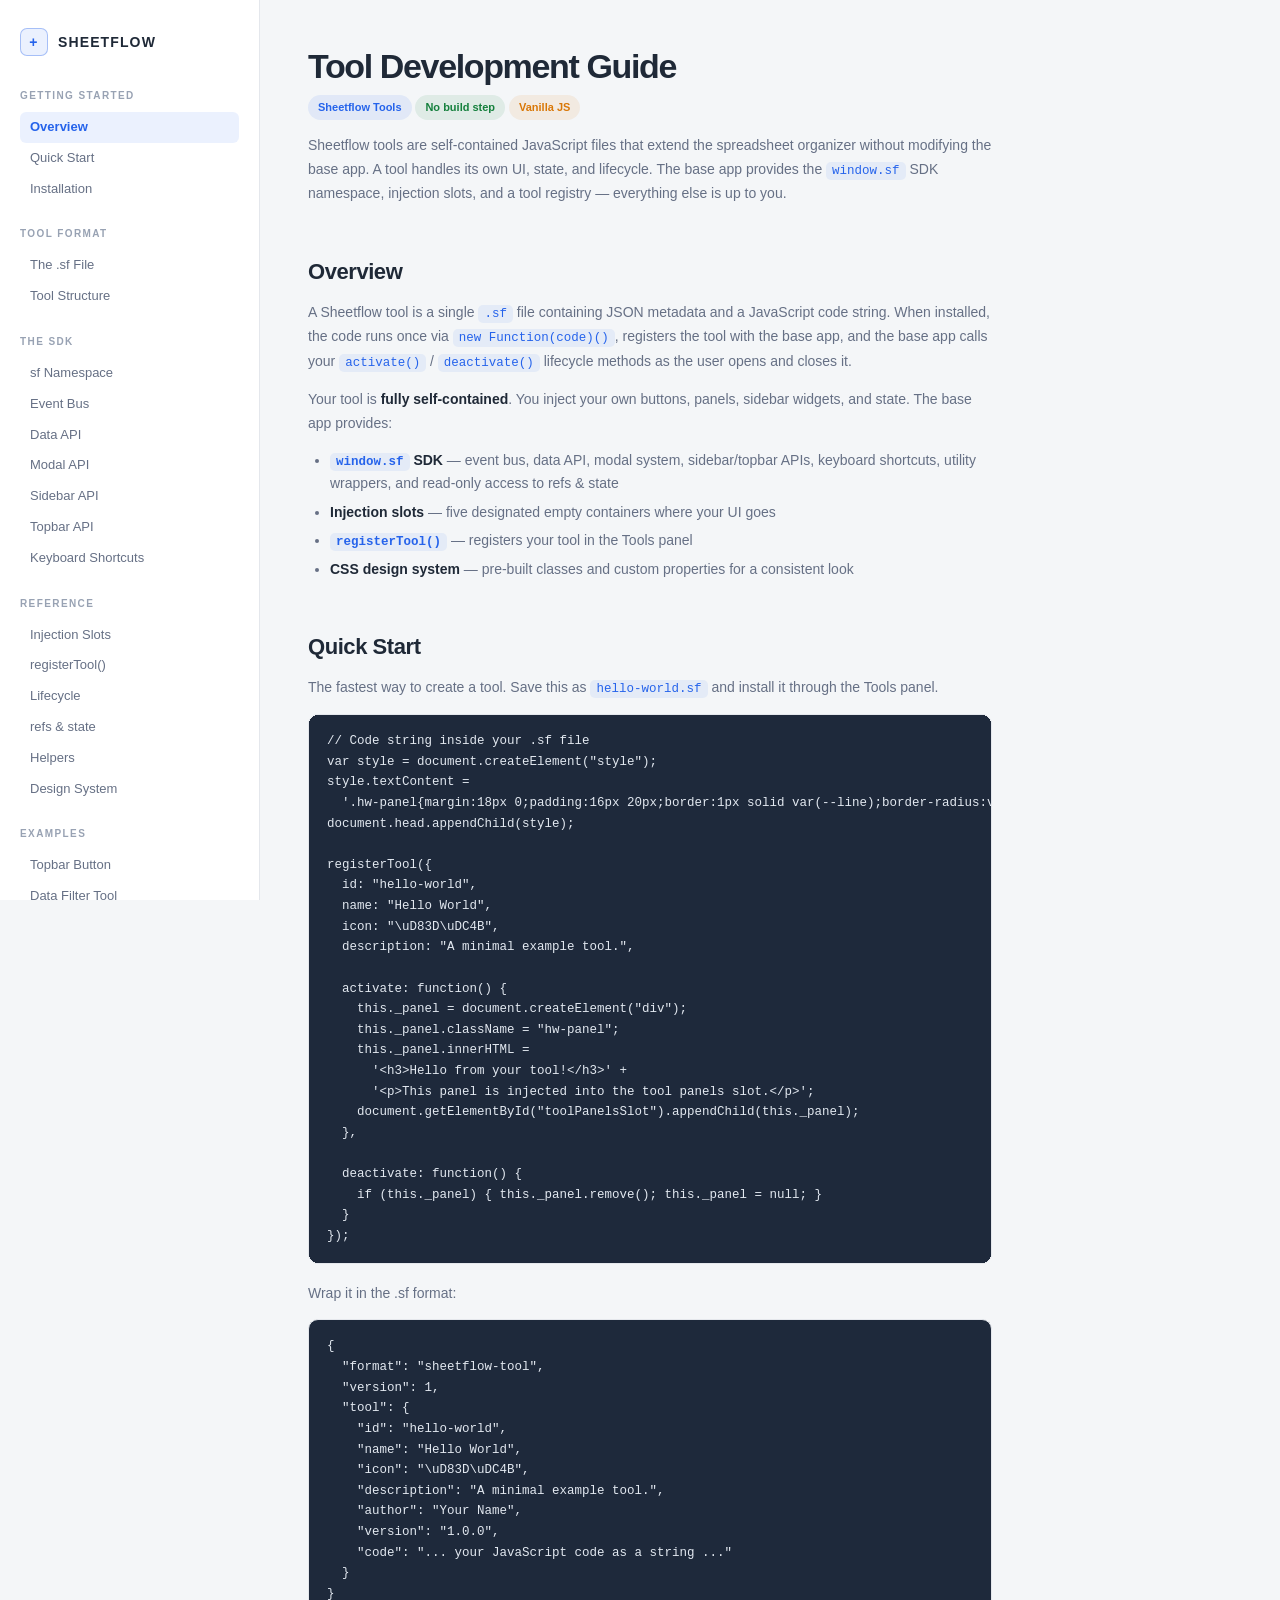
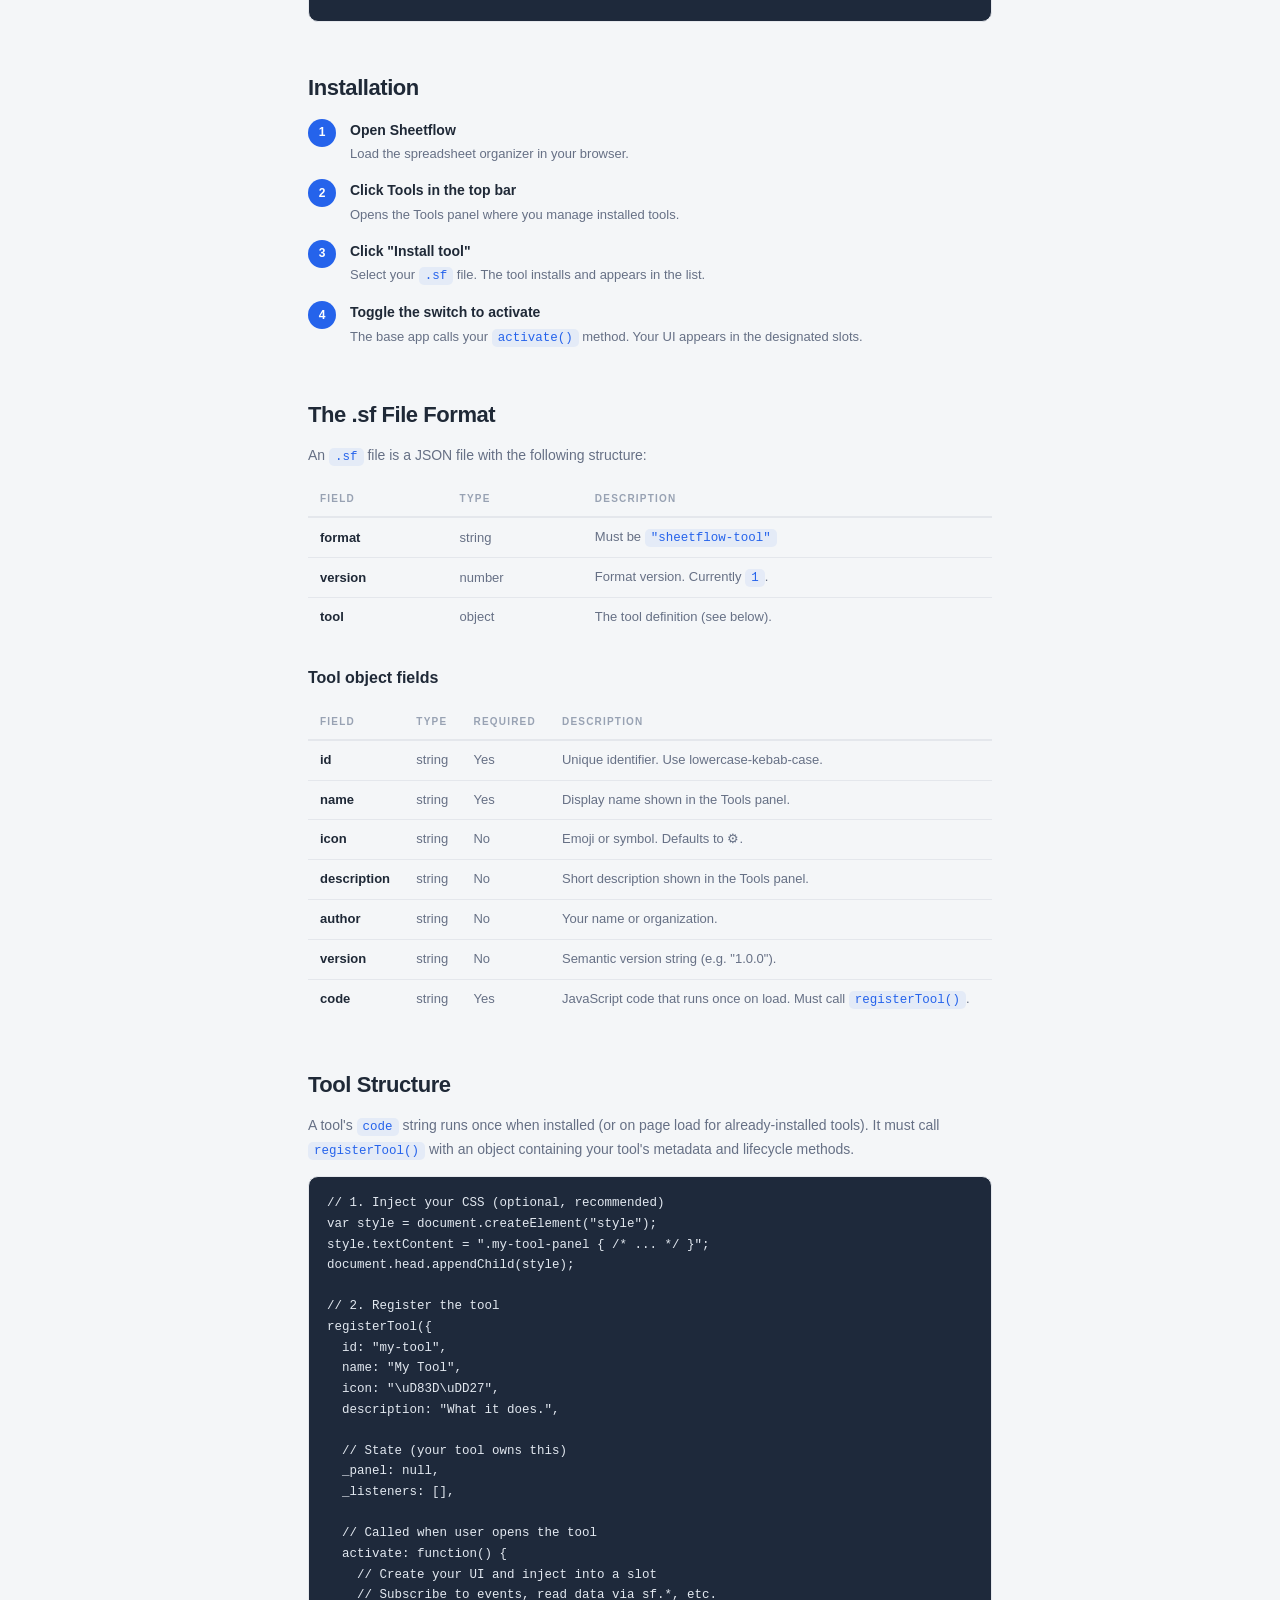
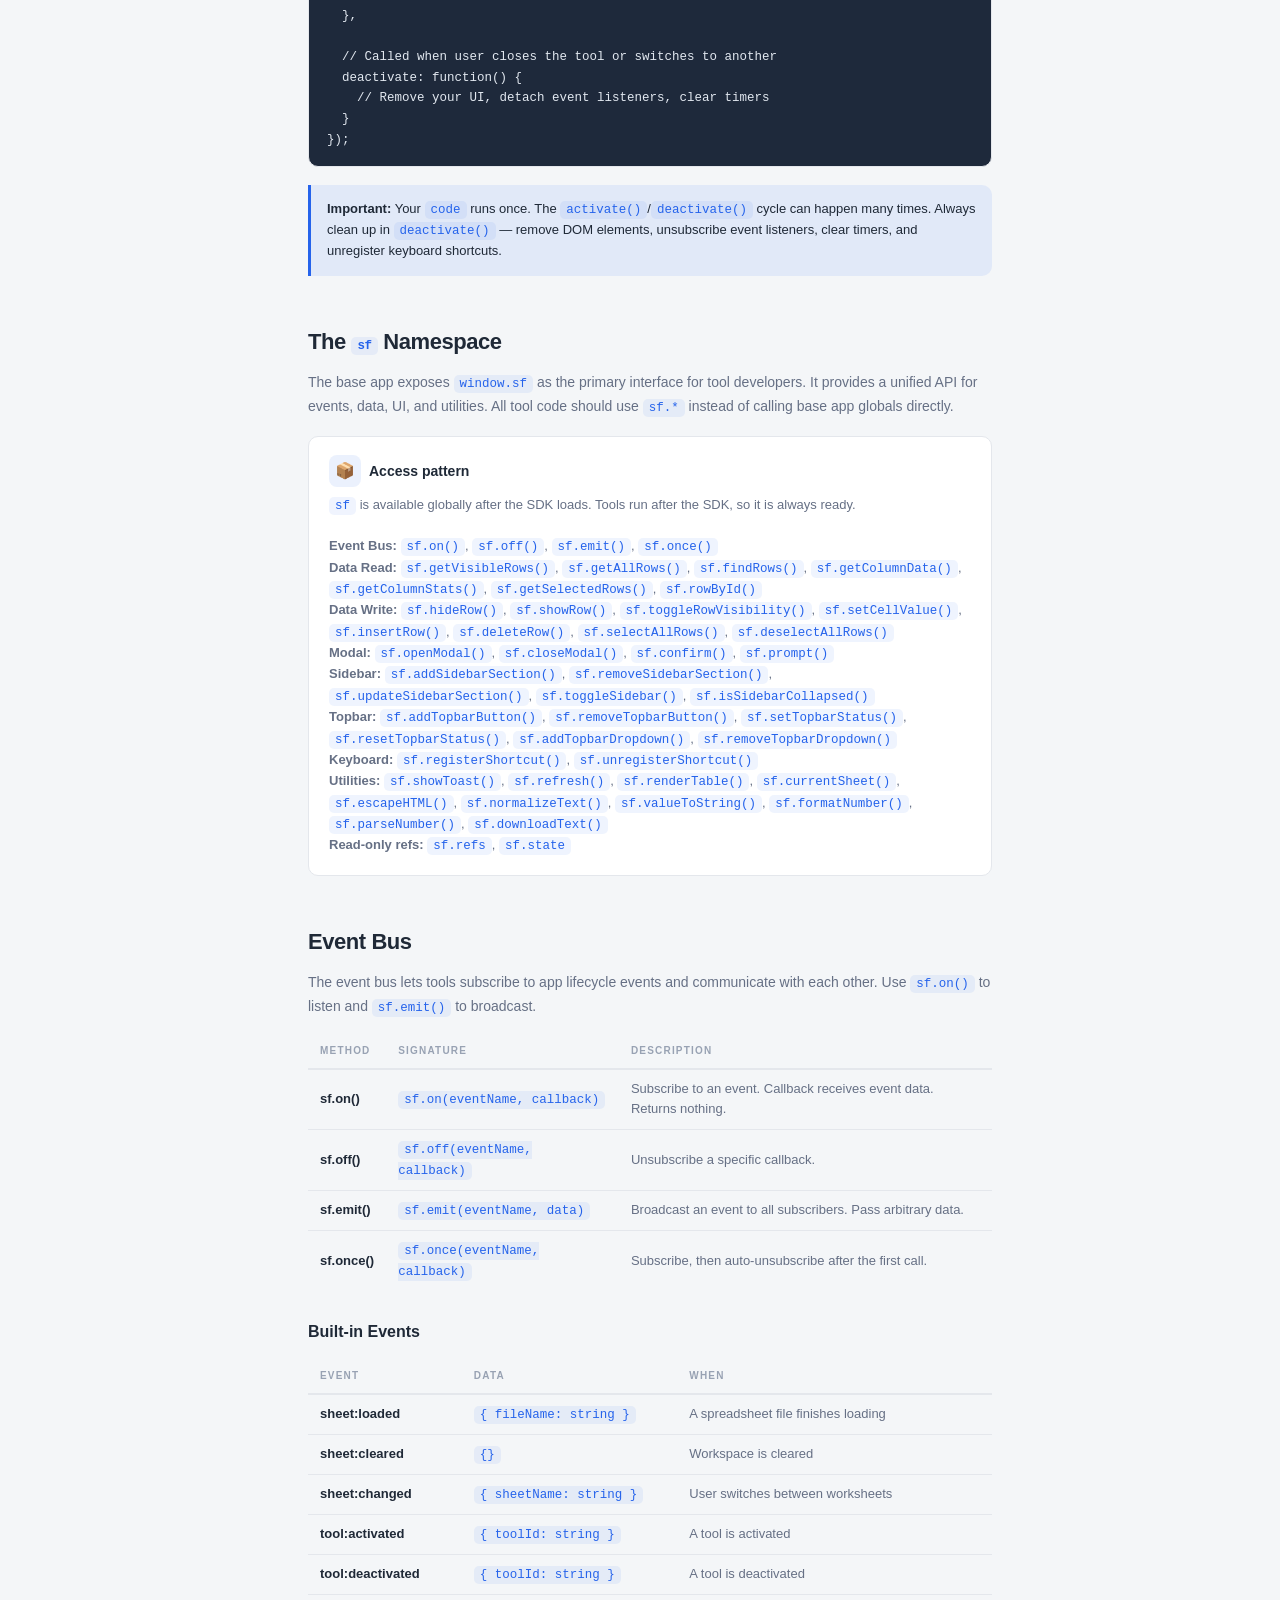
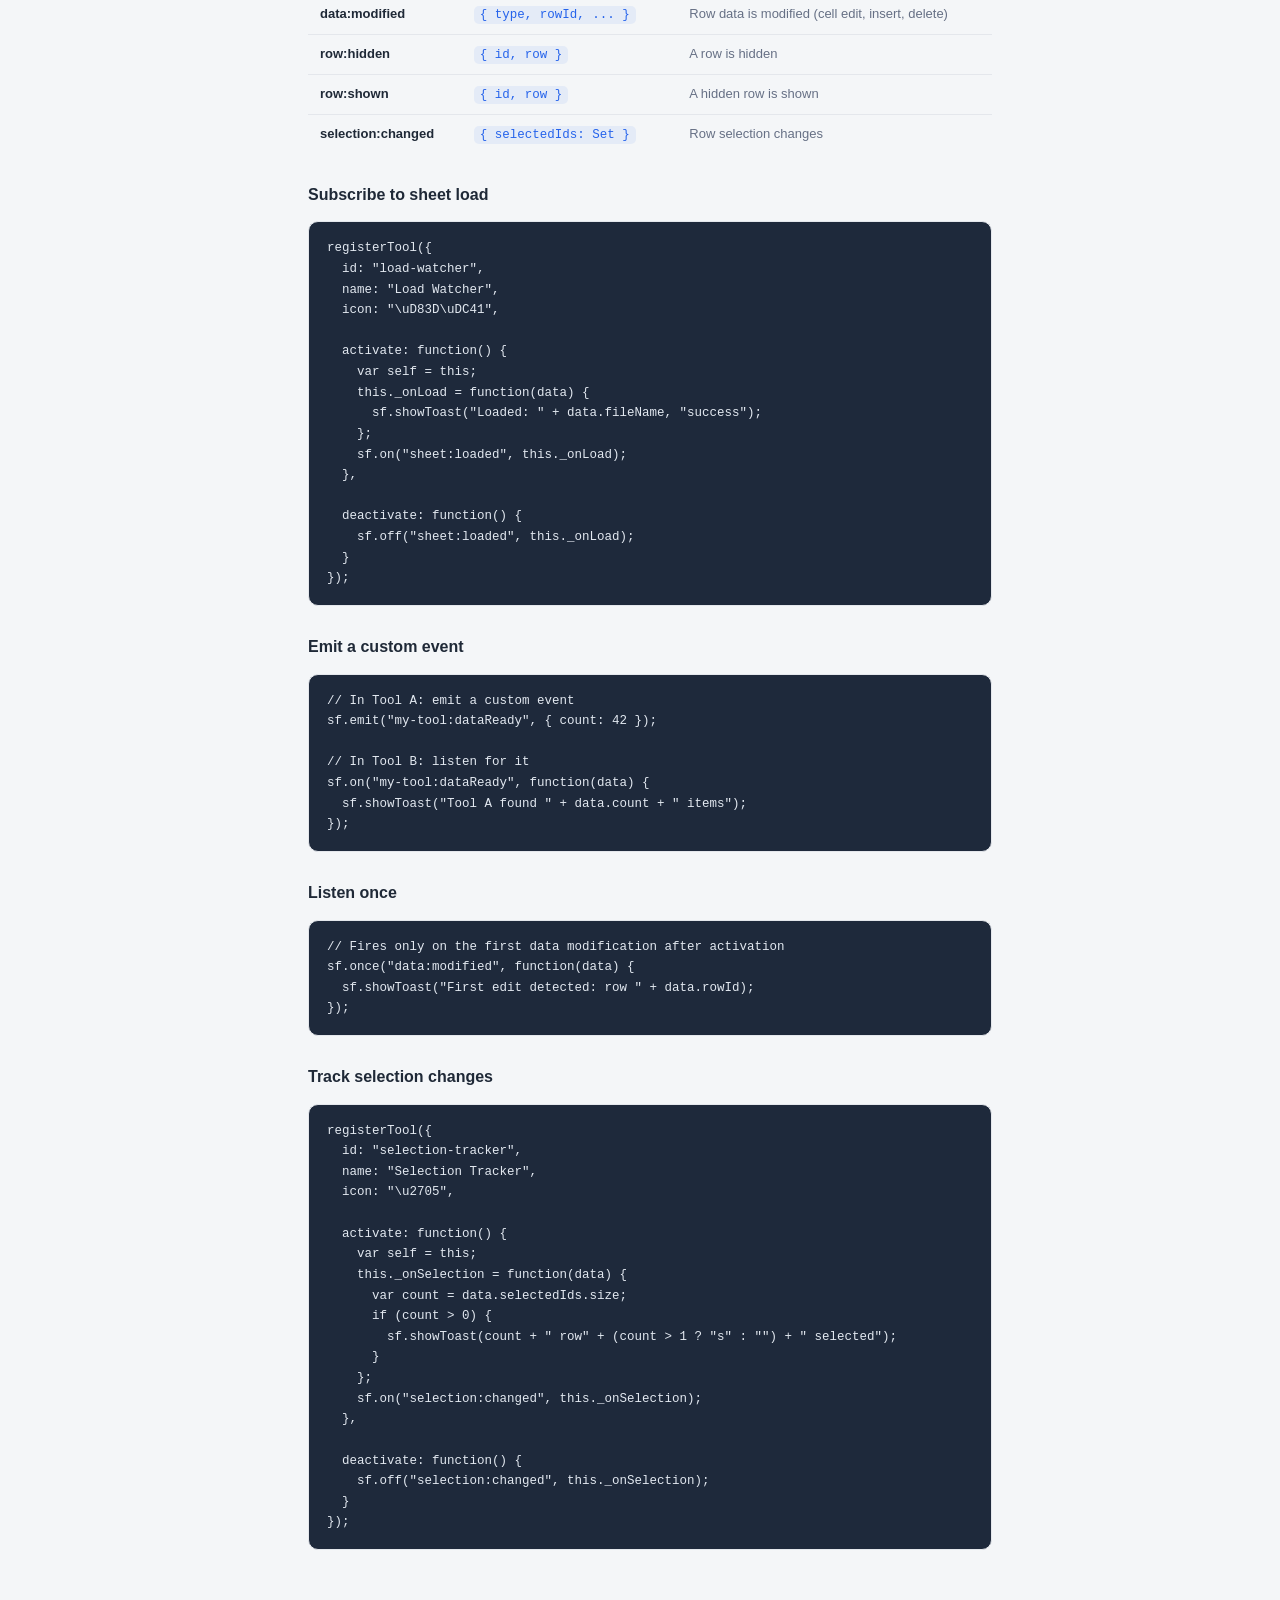
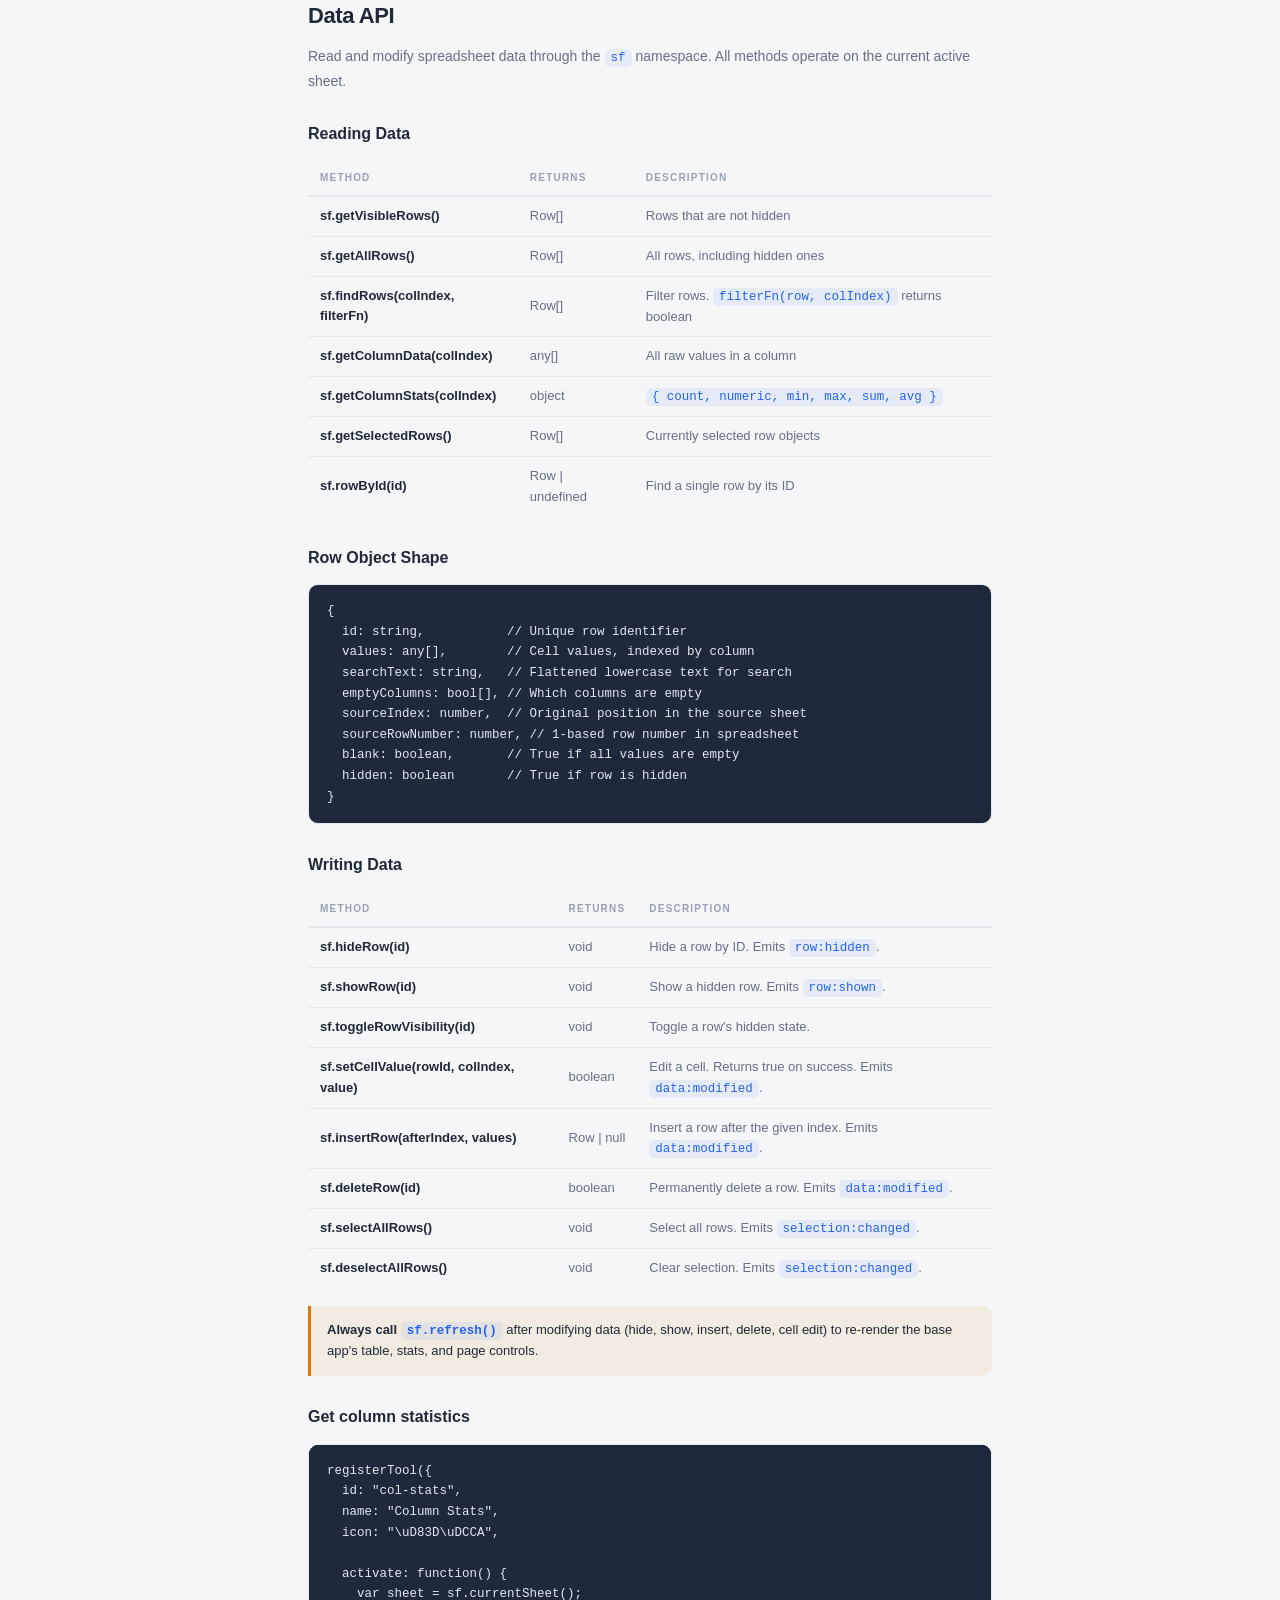
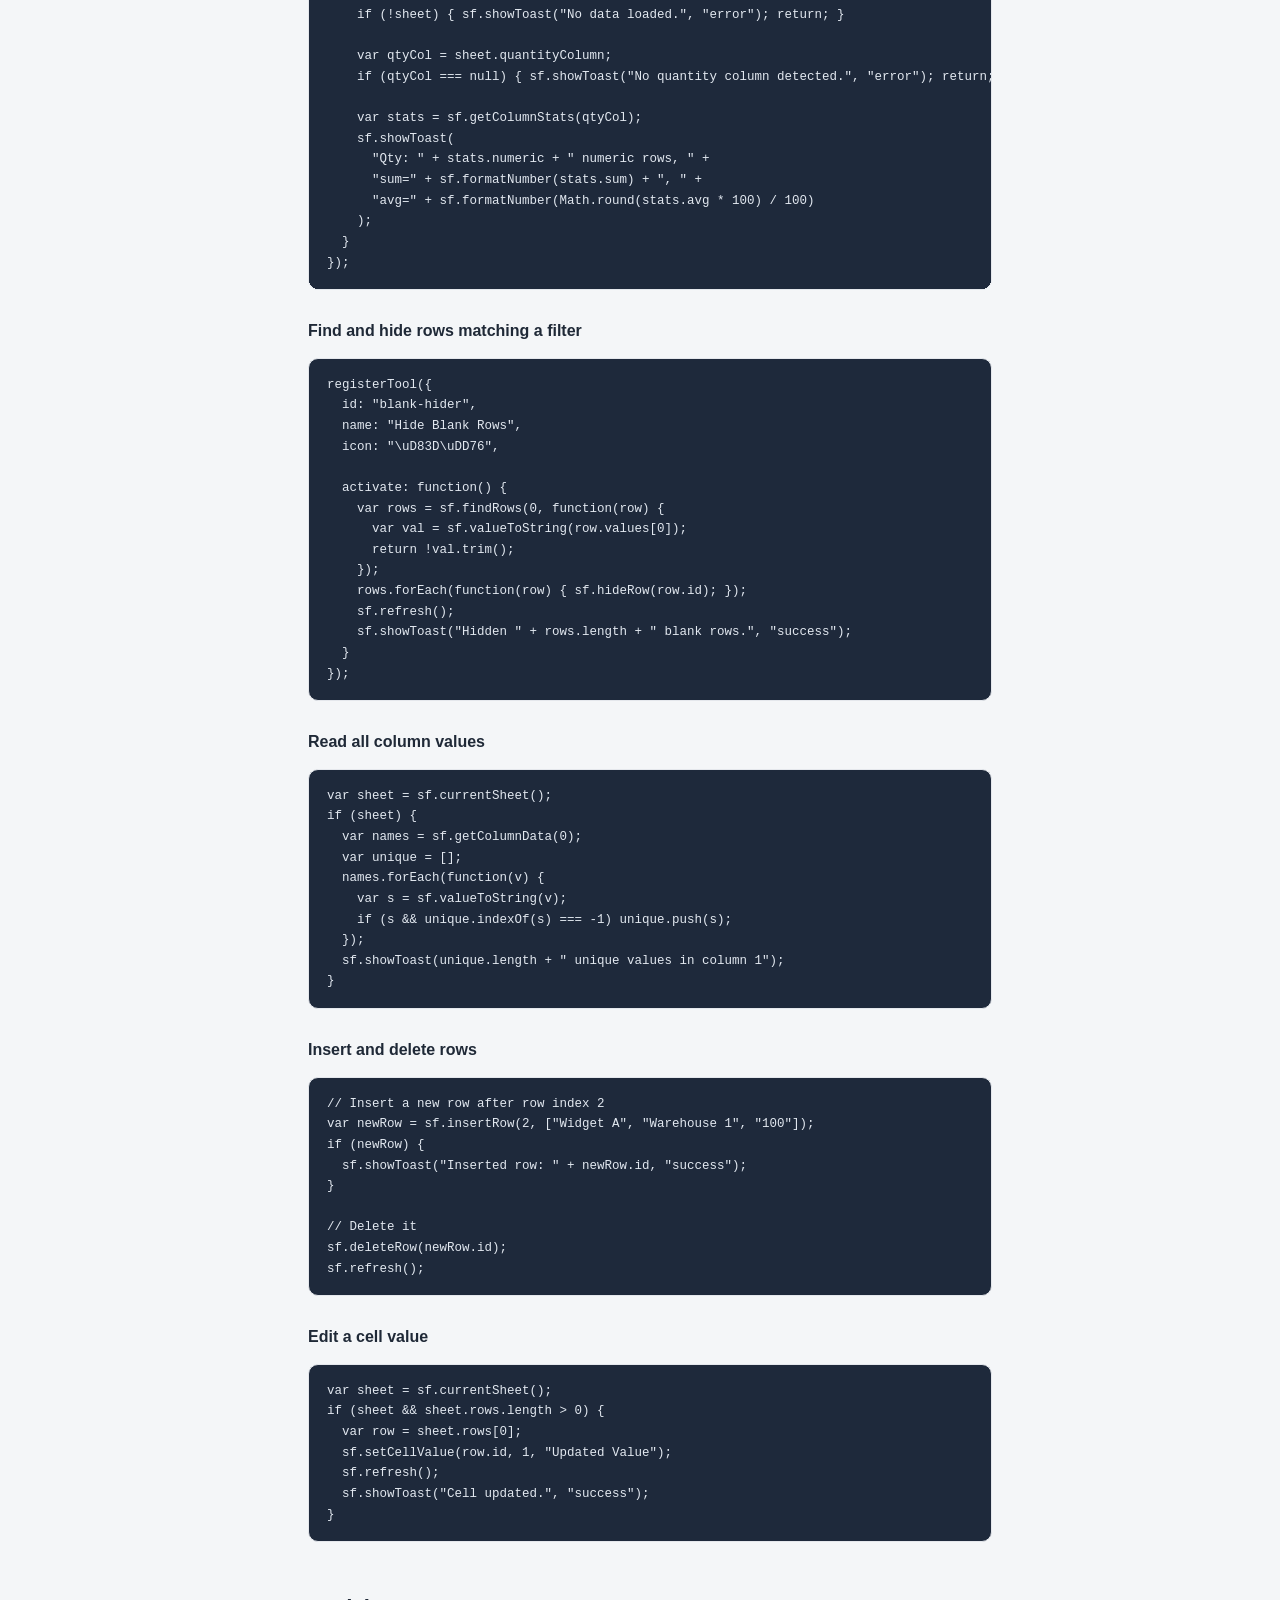
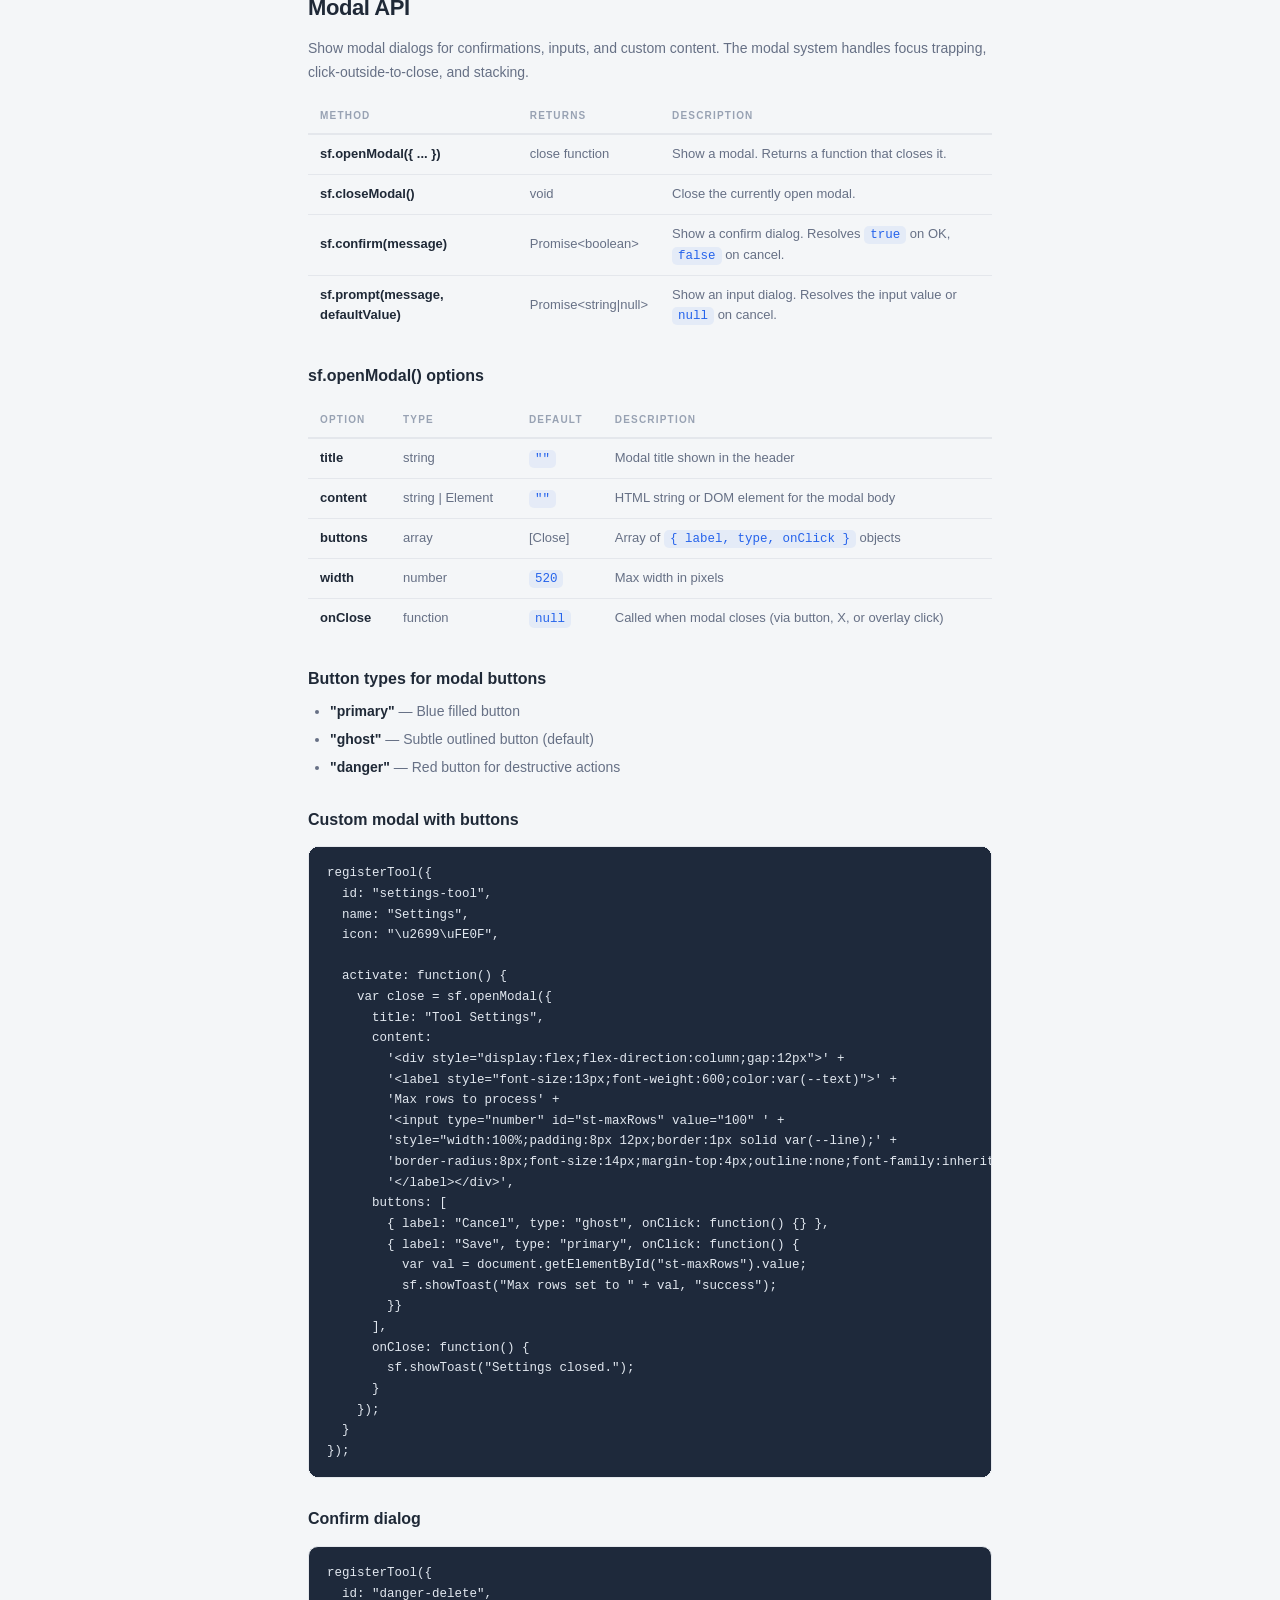
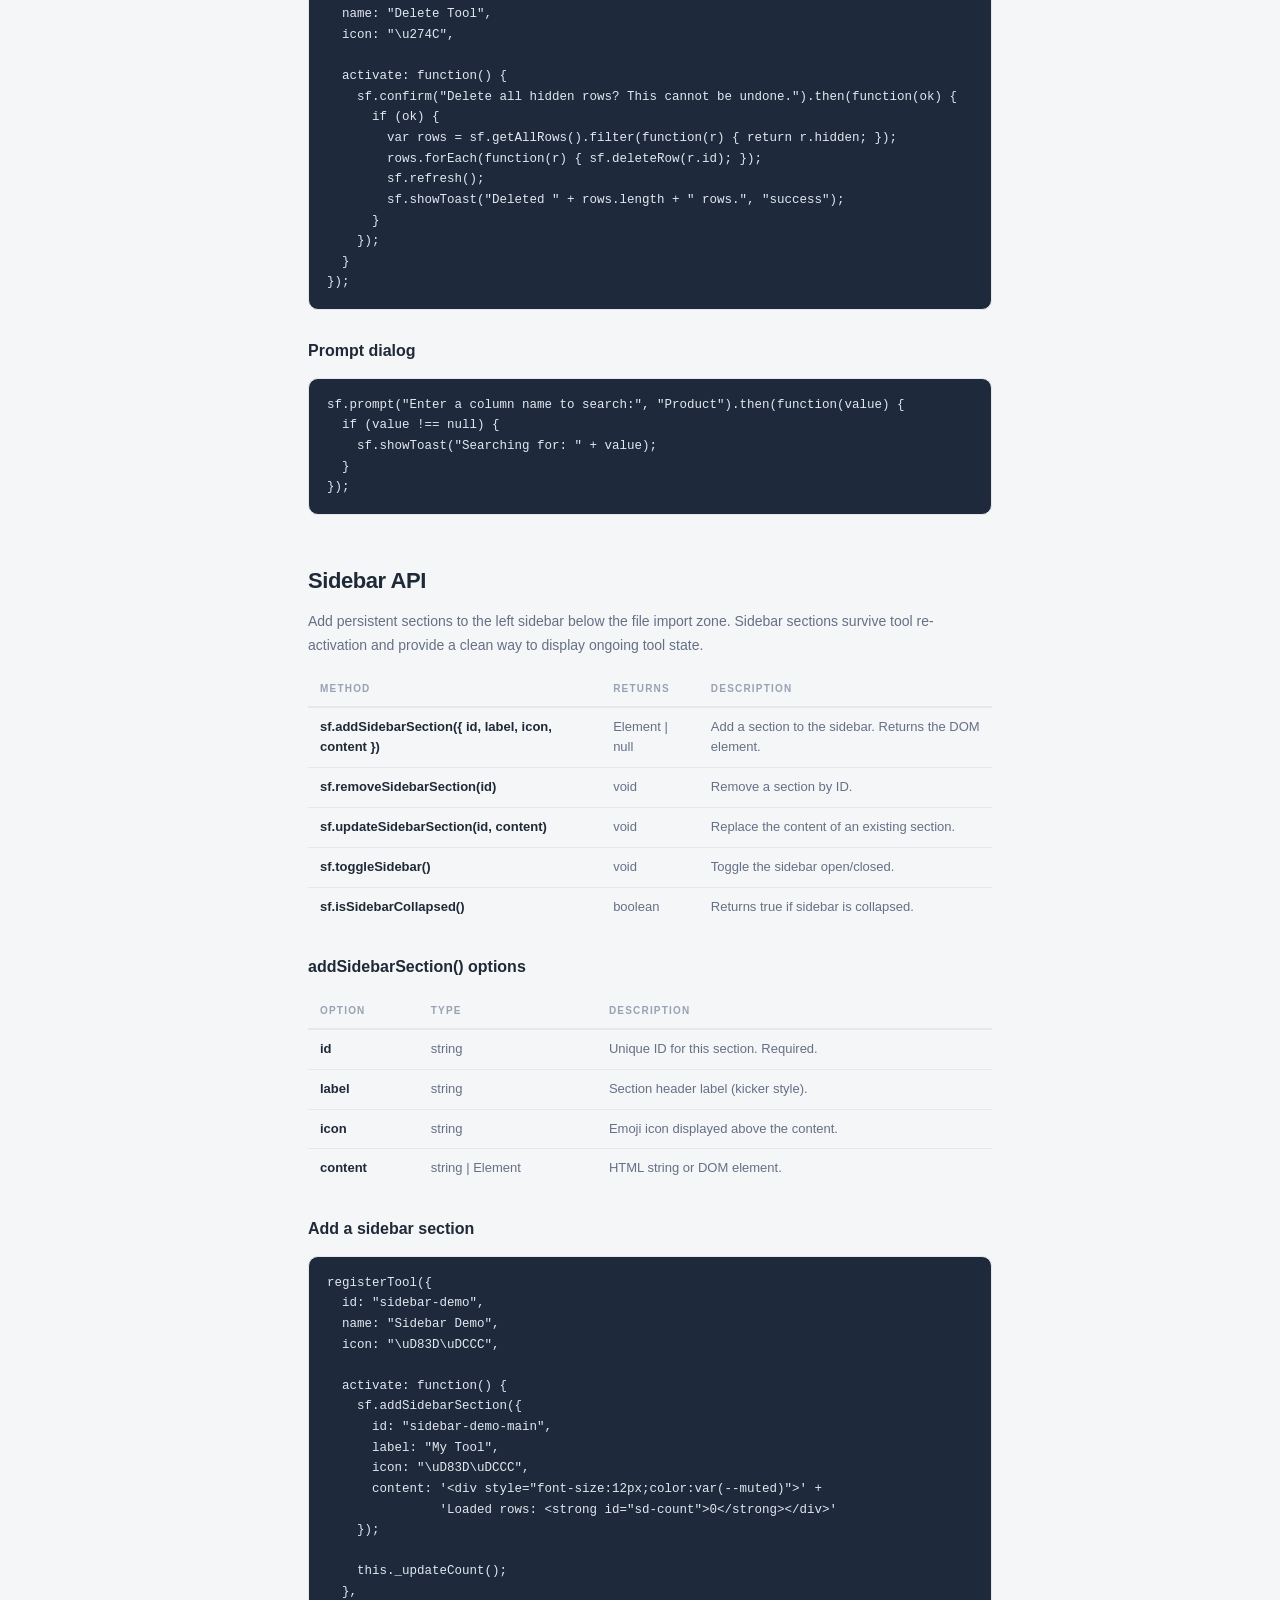
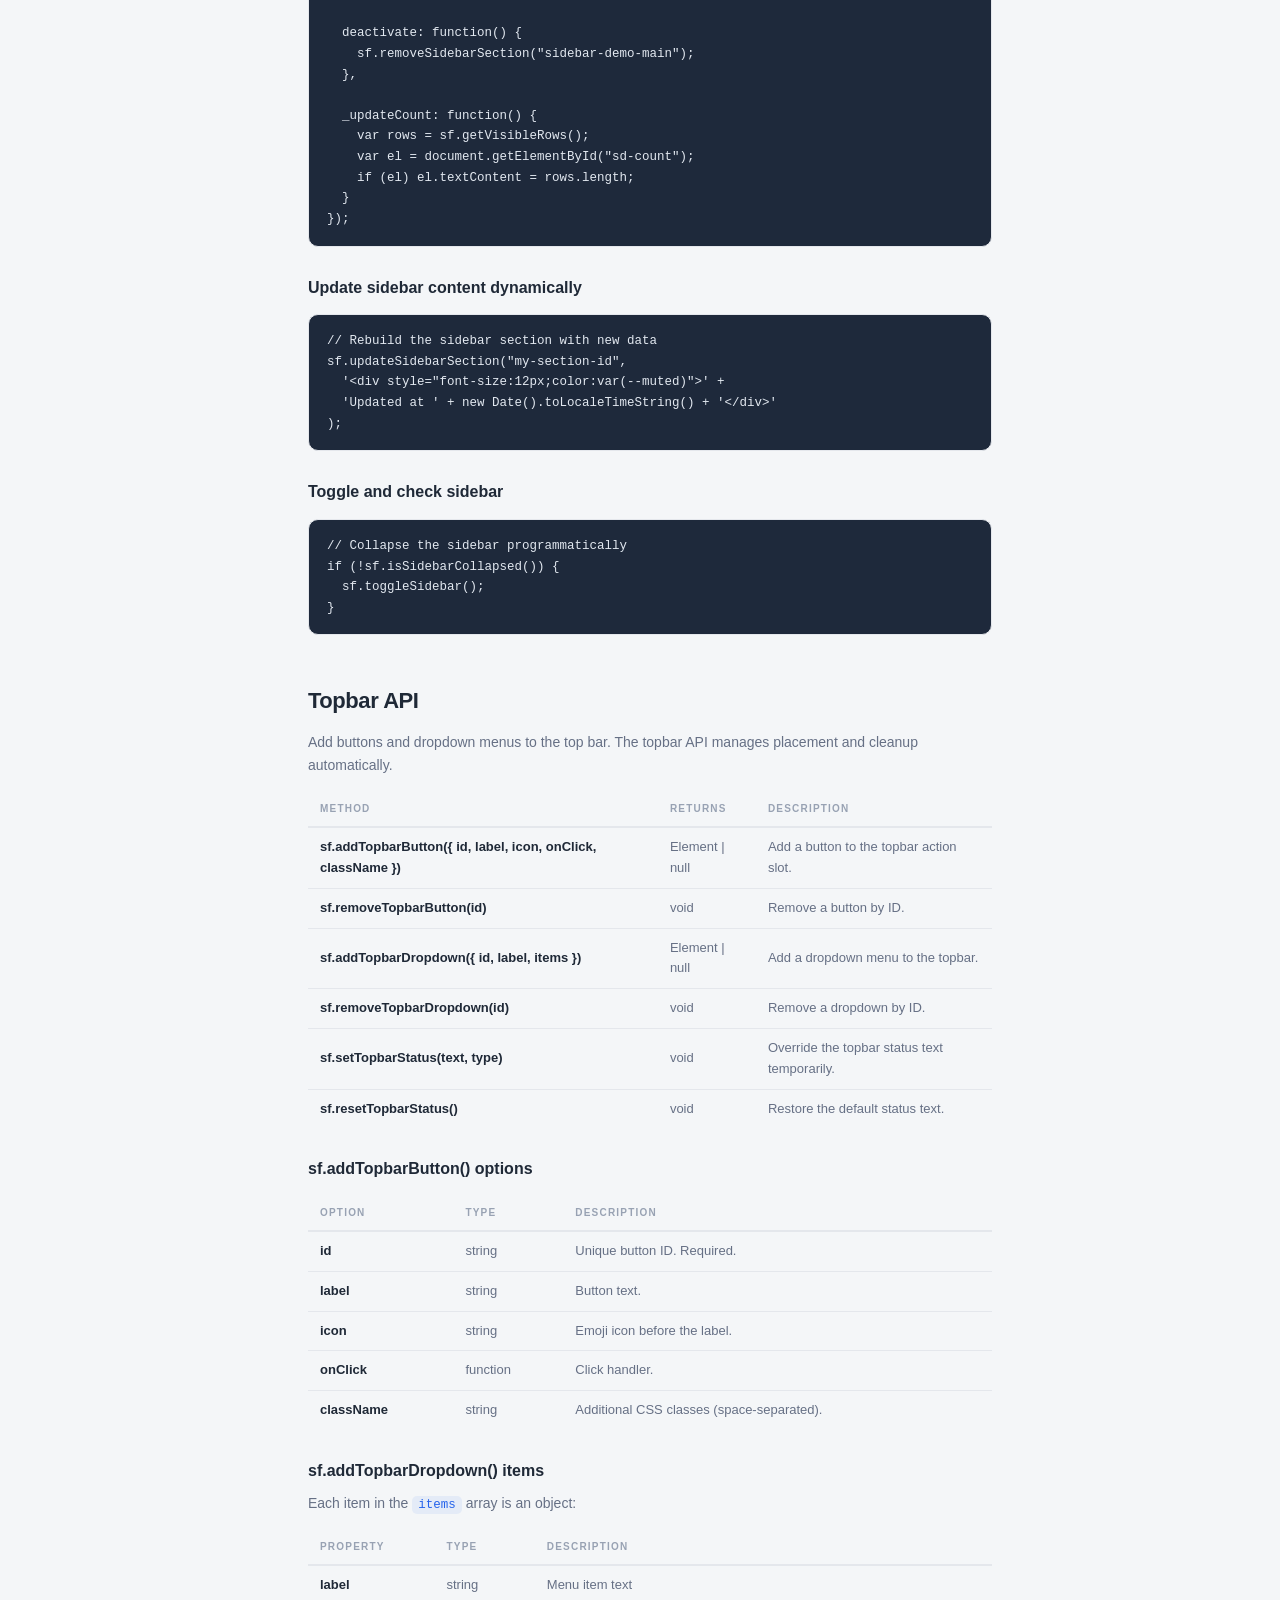
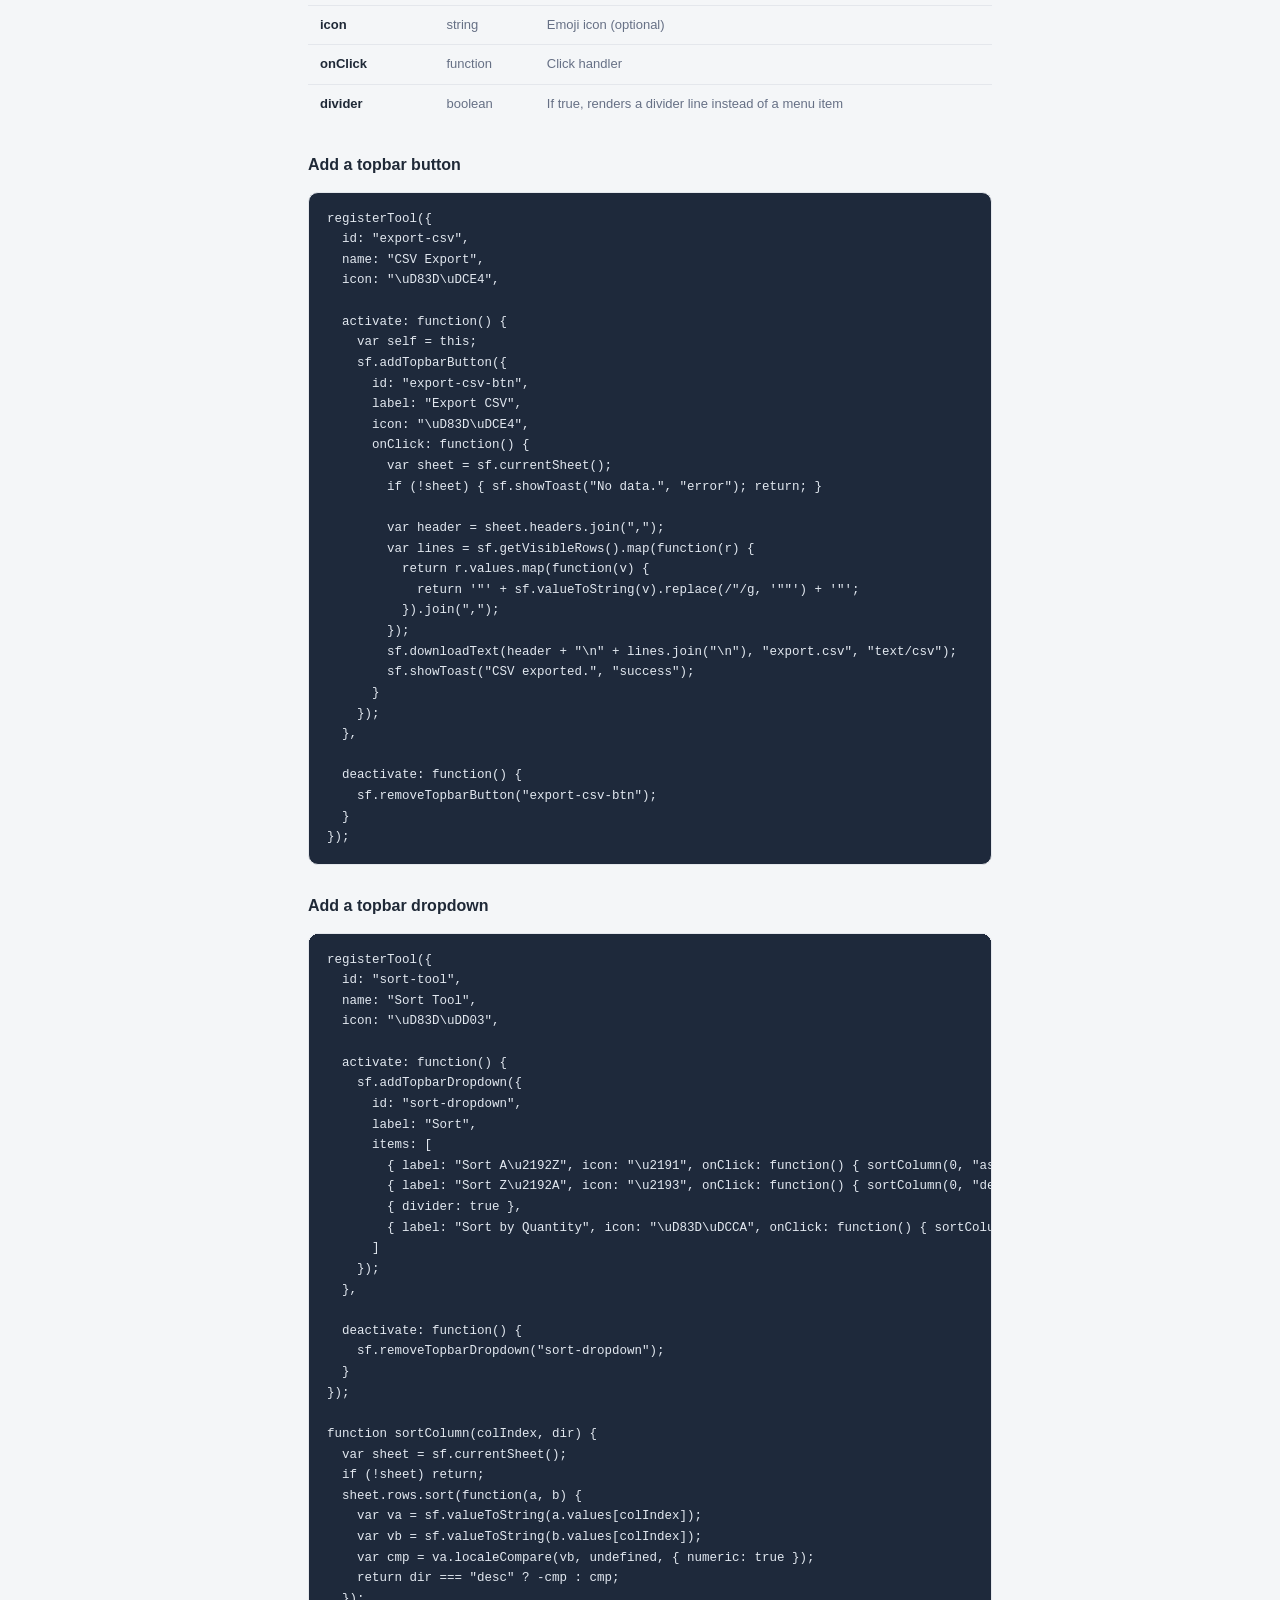
<file: docs/tool-development.html>
<!doctype html>
<html lang="en">
<head>
  <meta charset="utf-8">
  <meta name="viewport" content="width=device-width, initial-scale=1">
  <meta name="theme-color" content="#2563eb">
  <title>Sheetflow Tool Development Guide</title>
  <style>
    :root {
      --bg: #f4f6f8;
      --panel: #ffffff;
      --line: #e4e7ec;
      --text: #1f2937;
      --muted: #667085;
      --faint: #98a2b3;
      --blue: #2563eb;
      --blue-soft: rgba(37, 99, 235, .09);
      --mint: #15803d;
      --mint-soft: rgba(21, 128, 61, .09);
      --red: #b42318;
      --red-soft: rgba(180, 35, 24, .08);
      --amber: #d97706;
      --amber-soft: rgba(217, 119, 6, .09);
      --radius: 10px;
      --shadow: 0 8px 24px rgba(16, 24, 40, .07);
    }
    * { box-sizing: border-box; margin: 0; }
    body {
      font-family: "Segoe UI", Inter, ui-sans-serif, -apple-system, BlinkMacSystemFont, sans-serif;
      color: var(--text); background: var(--bg); font-size: 15px; line-height: 1.6;
    }
    a { color: var(--blue); text-decoration: none; }
    a:hover { text-decoration: underline; }

    .nav {
      position: fixed; top: 0; left: 0; width: 260px; height: 100vh;
      padding: 28px 20px; border-right: 1px solid var(--line); background: var(--panel);
      overflow-y: auto; z-index: 10;
    }
    .nav-brand { display: flex; align-items: center; gap: 10px; font-size: 14px; font-weight: 800; letter-spacing: .08em; margin-bottom: 32px; }
    .nav-brand-mark {
      display: grid; width: 28px; height: 28px; place-items: center;
      border: 1px solid rgba(37, 99, 235, .35); border-radius: 7px;
      color: var(--blue); background: var(--blue-soft); font-size: 14px;
    }
    .nav-section { margin-bottom: 22px; }
    .nav-label { display: block; margin-bottom: 8px; color: var(--faint); font-size: 10px; font-weight: 800; letter-spacing: .14em; text-transform: uppercase; }
    .nav-link { display: block; padding: 5px 10px; border-radius: 6px; color: var(--muted); font-size: 13px; transition: background .12s, color .12s; }
    .nav-link:hover { color: var(--text); background: var(--blue-soft); text-decoration: none; }
    .nav-link.active { color: var(--blue); background: var(--blue-soft); font-weight: 650; }

    .content { margin-left: 260px; max-width: 780px; padding: 48px 48px 80px; }
    h1 { font-size: 34px; font-weight: 720; letter-spacing: -.04em; line-height: 1.1; margin-bottom: 10px; }
    h2 { margin-top: 48px; margin-bottom: 12px; font-size: 22px; font-weight: 720; letter-spacing: -.02em; }
    h3 { margin-top: 28px; margin-bottom: 8px; font-size: 16px; font-weight: 700; }
    p { margin-bottom: 14px; color: var(--muted); font-size: 14px; line-height: 1.7; }
    p strong { color: var(--text); }
    ul, ol { margin-bottom: 14px; padding-left: 22px; }
    li { margin-bottom: 6px; color: var(--muted); font-size: 14px; line-height: 1.6; }
    li strong { color: var(--text); }

    .badge {
      display: inline-flex; align-items: center; gap: 6px;
      padding: 3px 10px; border-radius: 99px; font-size: 11px; font-weight: 750;
    }
    .badge-blue { color: var(--blue); background: var(--blue-soft); }
    .badge-green { color: var(--mint); background: var(--mint-soft); }
    .badge-amber { color: var(--amber); background: var(--amber-soft); }
    .badge-red { color: var(--red); background: var(--red-soft); }

    pre {
      margin: 14px 0 18px; padding: 16px 18px; overflow-x: auto;
      border: 1px solid var(--line); border-radius: var(--radius);
      background: #1e293b; color: #e2e8f0; font-size: 12.5px; line-height: 1.65;
      font-family: "Cascadia Code", "Fira Code", Consolas, monospace;
    }
    code {
      padding: 2px 6px; border-radius: 5px; font-size: 12.5px;
      font-family: "Cascadia Code", "Fira Code", Consolas, monospace;
      background: rgba(37, 99, 235, .07); color: var(--blue);
    }
    pre code { padding: 0; border-radius: 0; background: transparent; color: inherit; }

    .card {
      margin: 16px 0; padding: 18px 20px;
      border: 1px solid var(--line); border-radius: var(--radius);
      background: var(--panel);
    }
    .card-header { display: flex; align-items: center; gap: 8px; margin-bottom: 8px; }
    .card-icon { display: grid; width: 32px; height: 32px; place-items: center; border-radius: 8px; background: var(--blue-soft); font-size: 16px; }
    .card-title { font-size: 14px; font-weight: 700; }
    .card-desc { color: var(--muted); font-size: 13px; line-height: 1.55; }

    table { width: 100%; border-collapse: collapse; margin: 14px 0 18px; font-size: 13px; }
    th { text-align: left; padding: 9px 12px; border-bottom: 2px solid var(--line); color: var(--faint); font-size: 10px; font-weight: 800; letter-spacing: .12em; text-transform: uppercase; }
    td { padding: 9px 12px; border-bottom: 1px solid var(--line); color: var(--muted); }
    td strong { color: var(--text); }
    tr:last-child td { border-bottom: none; }

    .callout {
      margin: 16px 0; padding: 14px 16px;
      border-left: 3px solid var(--blue); border-radius: 0 var(--radius) var(--radius) 0;
      background: var(--blue-soft); font-size: 13px; line-height: 1.6;
    }
    .callout.warning { border-left-color: var(--amber); background: var(--amber-soft); }
    .callout.danger { border-left-color: var(--red); background: var(--red-soft); }
    .callout strong { color: var(--text); }

    .step {
      display: flex; gap: 14px; margin: 14px 0;
    }
    .step-num {
      flex: 0 0 auto; width: 28px; height: 28px;
      display: grid; place-items: center; border-radius: 50%;
      background: var(--blue); color: #fff; font-size: 12px; font-weight: 800;
    }
    .step-body { flex: 1; min-width: 0; }
    .step-body strong { display: block; margin-bottom: 2px; font-size: 14px; }
    .step-body p { margin: 0; color: var(--muted); font-size: 13px; }

    .file-tree { font-family: "Cascadia Code", "Fira Code", Consolas, monospace; font-size: 12.5px; line-height: 1.7; color: var(--muted); }
    .file-tree .dir { color: var(--blue); font-weight: 600; }
    .file-tree .file { color: var(--text); }

    @media (max-width: 860px) {
      .nav { display: none; }
      .mobile-nav-toggle { display: block; }
      .mobile-nav { display: block; }
      .content { margin-left: 0; padding: 72px 20px 60px; }
    }
    .mobile-nav-toggle { display: none; position: fixed; top: 12px; left: 12px; z-index: 20; width: 38px; height: 38px; padding: 10px; border: 1px solid var(--line); border-radius: 8px; background: var(--panel); cursor: pointer; }
    .mobile-nav-toggle span { display: block; width: 16px; height: 1.5px; margin: 4px auto; background: var(--text); border-radius: 1px; }
    .mobile-nav { display: none; position: fixed; top: 60px; left: 12px; right: 12px; z-index: 19; padding: 16px; border: 1px solid var(--line); border-radius: 10px; background: var(--panel); box-shadow: 0 12px 32px rgba(0,0,0,.1); max-height: calc(100vh - 80px); overflow-y: auto; }
    .mobile-nav.hidden { display: none; }
    .mobile-nav-section { margin-bottom: 16px; }
    .mobile-nav-label { display: block; margin-bottom: 6px; color: var(--faint); font-size: 10px; font-weight: 800; letter-spacing: .14em; text-transform: uppercase; }
    .mobile-nav-link { display: block; padding: 6px 10px; border-radius: 6px; color: var(--muted); font-size: 13px; transition: background .12s, color .12s; }
    .mobile-nav-link:hover { color: var(--text); background: var(--blue-soft); text-decoration: none; }
  </style>
</head>
<body>

<button class="mobile-nav-toggle" id="mobileNavToggle" type="button" aria-label="Toggle navigation" aria-expanded="false">
  <span></span><span></span>
</button>
<div class="mobile-nav hidden" id="mobileNav">
  <div class="mobile-nav-section">
    <span class="mobile-nav-label">Getting Started</span>
    <a class="mobile-nav-link" href="#overview">Overview</a>
    <a class="mobile-nav-link" href="#quick-start">Quick Start</a>
    <a class="mobile-nav-link" href="#installation">Installation</a>
  </div>
  <div class="mobile-nav-section">
    <span class="mobile-nav-label">Tool Format</span>
    <a class="mobile-nav-link" href="#sf-format">The .sf File</a>
    <a class="mobile-nav-link" href="#tool-structure">Tool Structure</a>
  </div>
  <div class="mobile-nav-section">
    <span class="mobile-nav-label">The SDK</span>
    <a class="mobile-nav-link" href="#sf-namespace">sf Namespace</a>
    <a class="mobile-nav-link" href="#event-bus">Event Bus</a>
    <a class="mobile-nav-link" href="#data-api">Data API</a>
    <a class="mobile-nav-link" href="#modal-api">Modal API</a>
    <a class="mobile-nav-link" href="#sidebar-api">Sidebar API</a>
    <a class="mobile-nav-link" href="#topbar-api">Topbar API</a>
    <a class="mobile-nav-link" href="#keyboard-shortcuts">Keyboard Shortcuts</a>
  </div>
  <div class="mobile-nav-section">
    <span class="mobile-nav-label">Reference</span>
    <a class="mobile-nav-link" href="#injection-slots">Injection Slots</a>
    <a class="mobile-nav-link" href="#register-tool">registerTool()</a>
    <a class="mobile-nav-link" href="#lifecycle">Lifecycle</a>
    <a class="mobile-nav-link" href="#refs-state">refs &amp; state</a>
    <a class="mobile-nav-link" href="#helpers">Helpers</a>
    <a class="mobile-nav-link" href="#design-system">Design System</a>
  </div>
  <div class="mobile-nav-section">
    <span class="mobile-nav-label">Examples</span>
    <a class="mobile-nav-link" href="#example-topbar-button">Topbar Button</a>
    <a class="mobile-nav-link" href="#example-data-filter">Data Filter Tool</a>
    <a class="mobile-nav-link" href="#example-modal">Modal Dialog</a>
    <a class="mobile-nav-link" href="#example-sidebar-widget">Sidebar Widget</a>
    <a class="mobile-nav-link" href="#example-full-tool">Full Tool (All Slots)</a>
  </div>
  <div class="mobile-nav-section">
    <span class="mobile-nav-label">Advanced</span>
    <a class="mobile-nav-link" href="#clash-detection">Clash Detection</a>
    <a class="mobile-nav-link" href="#best-practices">Best Practices</a>
    <a class="mobile-nav-link" href="#troubleshooting">Troubleshooting</a>
  </div>
</div>

<nav class="nav">
  <div class="nav-brand"><span class="nav-brand-mark">+</span><span>SHEETFLOW</span></div>
  <div class="nav-section">
    <span class="nav-label">Getting Started</span>
    <a class="nav-link active" href="#overview">Overview</a>
    <a class="nav-link" href="#quick-start">Quick Start</a>
    <a class="nav-link" href="#installation">Installation</a>
  </div>
  <div class="nav-section">
    <span class="nav-label">Tool Format</span>
    <a class="nav-link" href="#sf-format">The .sf File</a>
    <a class="nav-link" href="#tool-structure">Tool Structure</a>
  </div>
  <div class="nav-section">
    <span class="nav-label">The SDK</span>
    <a class="nav-link" href="#sf-namespace">sf Namespace</a>
    <a class="nav-link" href="#event-bus">Event Bus</a>
    <a class="nav-link" href="#data-api">Data API</a>
    <a class="nav-link" href="#modal-api">Modal API</a>
    <a class="nav-link" href="#sidebar-api">Sidebar API</a>
    <a class="nav-link" href="#topbar-api">Topbar API</a>
    <a class="nav-link" href="#keyboard-shortcuts">Keyboard Shortcuts</a>
  </div>
  <div class="nav-section">
    <span class="nav-label">Reference</span>
    <a class="nav-link" href="#injection-slots">Injection Slots</a>
    <a class="nav-link" href="#register-tool">registerTool()</a>
    <a class="nav-link" href="#lifecycle">Lifecycle</a>
    <a class="nav-link" href="#refs-state">refs &amp; state</a>
    <a class="nav-link" href="#helpers">Helpers</a>
    <a class="nav-link" href="#design-system">Design System</a>
  </div>
  <div class="nav-section">
    <span class="nav-label">Examples</span>
    <a class="nav-link" href="#example-topbar-button">Topbar Button</a>
    <a class="nav-link" href="#example-data-filter">Data Filter Tool</a>
    <a class="nav-link" href="#example-modal">Modal Dialog</a>
    <a class="nav-link" href="#example-sidebar-widget">Sidebar Widget</a>
    <a class="nav-link" href="#example-full-tool">Full Tool (All Slots)</a>
  </div>
  <div class="nav-section">
    <span class="nav-label">Advanced</span>
    <a class="nav-link" href="#clash-detection">Clash Detection</a>
    <a class="nav-link" href="#best-practices">Best Practices</a>
    <a class="nav-link" href="#troubleshooting">Troubleshooting</a>
  </div>
</nav>

<main class="content">

  <h1>Tool Development Guide</h1>
  <p><span class="badge badge-blue">Sheetflow Tools</span> <span class="badge badge-green">No build step</span> <span class="badge badge-amber">Vanilla JS</span></p>
  <p>Sheetflow tools are self-contained JavaScript files that extend the spreadsheet organizer without modifying the base app. A tool handles its own UI, state, and lifecycle. The base app provides the <code>window.sf</code> SDK namespace, injection slots, and a tool registry &mdash; everything else is up to you.</p>

  <!-- ─── OVERVIEW ──────────────────────────────────────── -->
  <h2 id="overview">Overview</h2>
  <p>A Sheetflow tool is a single <code>.sf</code> file containing JSON metadata and a JavaScript code string. When installed, the code runs once via <code>new Function(code)()</code>, registers the tool with the base app, and the base app calls your <code>activate()</code> / <code>deactivate()</code> lifecycle methods as the user opens and closes it.</p>
  <p>Your tool is <strong>fully self-contained</strong>. You inject your own buttons, panels, sidebar widgets, and state. The base app provides:</p>
  <ul>
    <li><strong><code>window.sf</code> SDK</strong> &mdash; event bus, data API, modal system, sidebar/topbar APIs, keyboard shortcuts, utility wrappers, and read-only access to refs &amp; state</li>
    <li><strong>Injection slots</strong> &mdash; five designated empty containers where your UI goes</li>
    <li><strong><code>registerTool()</code></strong> &mdash; registers your tool in the Tools panel</li>
    <li><strong>CSS design system</strong> &mdash; pre-built classes and custom properties for a consistent look</li>
  </ul>

  <!-- ─── QUICK START ───────────────────────────────────── -->
  <h2 id="quick-start">Quick Start</h2>
  <p>The fastest way to create a tool. Save this as <code>hello-world.sf</code> and install it through the Tools panel.</p>
<pre><code>// Code string inside your .sf file
var style = document.createElement("style");
style.textContent =
  '.hw-panel{margin:18px 0;padding:16px 20px;border:1px solid var(--line);border-radius:var(--radius);background:var(--panel)}';
document.head.appendChild(style);

registerTool({
  id: "hello-world",
  name: "Hello World",
  icon: "\uD83D\uDC4B",
  description: "A minimal example tool.",

  activate: function() {
    this._panel = document.createElement("div");
    this._panel.className = "hw-panel";
    this._panel.innerHTML =
      '&lt;h3&gt;Hello from your tool!&lt;/h3&gt;' +
      '&lt;p&gt;This panel is injected into the tool panels slot.&lt;/p&gt;';
    document.getElementById("toolPanelsSlot").appendChild(this._panel);
  },

  deactivate: function() {
    if (this._panel) { this._panel.remove(); this._panel = null; }
  }
});</code></pre>

  <p>Wrap it in the .sf format:</p>
<pre><code>{
  "format": "sheetflow-tool",
  "version": 1,
  "tool": {
    "id": "hello-world",
    "name": "Hello World",
    "icon": "\uD83D\uDC4B",
    "description": "A minimal example tool.",
    "author": "Your Name",
    "version": "1.0.0",
    "code": "... your JavaScript code as a string ..."
  }
}</code></pre>

  <!-- ─── INSTALLATION ──────────────────────────────────── -->
  <h2 id="installation">Installation</h2>
  <div class="step">
    <div class="step-num">1</div>
    <div class="step-body">
      <strong>Open Sheetflow</strong>
      <p>Load the spreadsheet organizer in your browser.</p>
    </div>
  </div>
  <div class="step">
    <div class="step-num">2</div>
    <div class="step-body">
      <strong>Click Tools in the top bar</strong>
      <p>Opens the Tools panel where you manage installed tools.</p>
    </div>
  </div>
  <div class="step">
    <div class="step-num">3</div>
    <div class="step-body">
      <strong>Click "Install tool"</strong>
      <p>Select your <code>.sf</code> file. The tool installs and appears in the list.</p>
    </div>
  </div>
  <div class="step">
    <div class="step-num">4</div>
    <div class="step-body">
      <strong>Toggle the switch to activate</strong>
      <p>The base app calls your <code>activate()</code> method. Your UI appears in the designated slots.</p>
    </div>
  </div>

  <!-- ─── SF FORMAT ─────────────────────────────────────── -->
  <h2 id="sf-format">The .sf File Format</h2>
  <p>An <code>.sf</code> file is a JSON file with the following structure:</p>
  <table>
    <tr><th>Field</th><th>Type</th><th>Description</th></tr>
    <tr><td><strong>format</strong></td><td>string</td><td>Must be <code>"sheetflow-tool"</code></td></tr>
    <tr><td><strong>version</strong></td><td>number</td><td>Format version. Currently <code>1</code>.</td></tr>
    <tr><td><strong>tool</strong></td><td>object</td><td>The tool definition (see below).</td></tr>
  </table>

  <h3>Tool object fields</h3>
  <table>
    <tr><th>Field</th><th>Type</th><th>Required</th><th>Description</th></tr>
    <tr><td><strong>id</strong></td><td>string</td><td>Yes</td><td>Unique identifier. Use lowercase-kebab-case.</td></tr>
    <tr><td><strong>name</strong></td><td>string</td><td>Yes</td><td>Display name shown in the Tools panel.</td></tr>
    <tr><td><strong>icon</strong></td><td>string</td><td>No</td><td>Emoji or symbol. Defaults to &#9881;.</td></tr>
    <tr><td><strong>description</strong></td><td>string</td><td>No</td><td>Short description shown in the Tools panel.</td></tr>
    <tr><td><strong>author</strong></td><td>string</td><td>No</td><td>Your name or organization.</td></tr>
    <tr><td><strong>version</strong></td><td>string</td><td>No</td><td>Semantic version string (e.g. "1.0.0").</td></tr>
    <tr><td><strong>code</strong></td><td>string</td><td>Yes</td><td>JavaScript code that runs once on load. Must call <code>registerTool()</code>.</td></tr>
  </table>

  <!-- ─── TOOL STRUCTURE ────────────────────────────────── -->
  <h2 id="tool-structure">Tool Structure</h2>
  <p>A tool's <code>code</code> string runs once when installed (or on page load for already-installed tools). It must call <code>registerTool()</code> with an object containing your tool's metadata and lifecycle methods.</p>
<pre><code>// 1. Inject your CSS (optional, recommended)
var style = document.createElement("style");
style.textContent = ".my-tool-panel { /* ... */ }";
document.head.appendChild(style);

// 2. Register the tool
registerTool({
  id: "my-tool",
  name: "My Tool",
  icon: "\uD83D\uDD27",
  description: "What it does.",

  // State (your tool owns this)
  _panel: null,
  _listeners: [],

  // Called when user opens the tool
  activate: function() {
    // Create your UI and inject into a slot
    // Subscribe to events, read data via sf.*, etc.
  },

  // Called when user closes the tool or switches to another
  deactivate: function() {
    // Remove your UI, detach event listeners, clear timers
  }
});</code></pre>

  <div class="callout">
    <strong>Important:</strong> Your <code>code</code> runs once. The <code>activate()</code>/<code>deactivate()</code> cycle can happen many times. Always clean up in <code>deactivate()</code> &mdash; remove DOM elements, unsubscribe event listeners, clear timers, and unregister keyboard shortcuts.
  </div>

  <!-- ─── sf NAMESPACE ──────────────────────────────────── -->
  <h2 id="sf-namespace">The <code>sf</code> Namespace</h2>
  <p>The base app exposes <code>window.sf</code> as the primary interface for tool developers. It provides a unified API for events, data, UI, and utilities. All tool code should use <code>sf.*</code> instead of calling base app globals directly.</p>

  <div class="card">
    <div class="card-header"><div class="card-icon">📦</div><div class="card-title">Access pattern</div></div>
    <div class="card-desc">
      <code>sf</code> is available globally after the SDK loads. Tools run after the SDK, so it is always ready.<br><br>
      <strong>Event Bus:</strong> <code>sf.on()</code>, <code>sf.off()</code>, <code>sf.emit()</code>, <code>sf.once()</code><br>
      <strong>Data Read:</strong> <code>sf.getVisibleRows()</code>, <code>sf.getAllRows()</code>, <code>sf.findRows()</code>, <code>sf.getColumnData()</code>, <code>sf.getColumnStats()</code>, <code>sf.getSelectedRows()</code>, <code>sf.rowById()</code><br>
      <strong>Data Write:</strong> <code>sf.hideRow()</code>, <code>sf.showRow()</code>, <code>sf.toggleRowVisibility()</code>, <code>sf.setCellValue()</code>, <code>sf.insertRow()</code>, <code>sf.deleteRow()</code>, <code>sf.selectAllRows()</code>, <code>sf.deselectAllRows()</code><br>
      <strong>Modal:</strong> <code>sf.openModal()</code>, <code>sf.closeModal()</code>, <code>sf.confirm()</code>, <code>sf.prompt()</code><br>
      <strong>Sidebar:</strong> <code>sf.addSidebarSection()</code>, <code>sf.removeSidebarSection()</code>, <code>sf.updateSidebarSection()</code>, <code>sf.toggleSidebar()</code>, <code>sf.isSidebarCollapsed()</code><br>
      <strong>Topbar:</strong> <code>sf.addTopbarButton()</code>, <code>sf.removeTopbarButton()</code>, <code>sf.setTopbarStatus()</code>, <code>sf.resetTopbarStatus()</code>, <code>sf.addTopbarDropdown()</code>, <code>sf.removeTopbarDropdown()</code><br>
      <strong>Keyboard:</strong> <code>sf.registerShortcut()</code>, <code>sf.unregisterShortcut()</code><br>
      <strong>Utilities:</strong> <code>sf.showToast()</code>, <code>sf.refresh()</code>, <code>sf.renderTable()</code>, <code>sf.currentSheet()</code>, <code>sf.escapeHTML()</code>, <code>sf.normalizeText()</code>, <code>sf.valueToString()</code>, <code>sf.formatNumber()</code>, <code>sf.parseNumber()</code>, <code>sf.downloadText()</code><br>
      <strong>Read-only refs:</strong> <code>sf.refs</code>, <code>sf.state</code>
    </div>
  </div>

  <!-- ─── EVENT BUS ─────────────────────────────────────── -->
  <h2 id="event-bus">Event Bus</h2>
  <p>The event bus lets tools subscribe to app lifecycle events and communicate with each other. Use <code>sf.on()</code> to listen and <code>sf.emit()</code> to broadcast.</p>

  <table>
    <tr><th>Method</th><th>Signature</th><th>Description</th></tr>
    <tr><td><strong>sf.on()</strong></td><td><code>sf.on(eventName, callback)</code></td><td>Subscribe to an event. Callback receives event data. Returns nothing.</td></tr>
    <tr><td><strong>sf.off()</strong></td><td><code>sf.off(eventName, callback)</code></td><td>Unsubscribe a specific callback.</td></tr>
    <tr><td><strong>sf.emit()</strong></td><td><code>sf.emit(eventName, data)</code></td><td>Broadcast an event to all subscribers. Pass arbitrary data.</td></tr>
    <tr><td><strong>sf.once()</strong></td><td><code>sf.once(eventName, callback)</code></td><td>Subscribe, then auto-unsubscribe after the first call.</td></tr>
  </table>

  <h3>Built-in Events</h3>
  <table>
    <tr><th>Event</th><th>Data</th><th>When</th></tr>
    <tr><td><strong>sheet:loaded</strong></td><td><code>{ fileName: string }</code></td><td>A spreadsheet file finishes loading</td></tr>
    <tr><td><strong>sheet:cleared</strong></td><td><code>{}</code></td><td>Workspace is cleared</td></tr>
    <tr><td><strong>sheet:changed</strong></td><td><code>{ sheetName: string }</code></td><td>User switches between worksheets</td></tr>
    <tr><td><strong>tool:activated</strong></td><td><code>{ toolId: string }</code></td><td>A tool is activated</td></tr>
    <tr><td><strong>tool:deactivated</strong></td><td><code>{ toolId: string }</code></td><td>A tool is deactivated</td></tr>
    <tr><td><strong>data:modified</strong></td><td><code>{ type, rowId, ... }</code></td><td>Row data is modified (cell edit, insert, delete)</td></tr>
    <tr><td><strong>row:hidden</strong></td><td><code>{ id, row }</code></td><td>A row is hidden</td></tr>
    <tr><td><strong>row:shown</strong></td><td><code>{ id, row }</code></td><td>A hidden row is shown</td></tr>
    <tr><td><strong>selection:changed</strong></td><td><code>{ selectedIds: Set }</code></td><td>Row selection changes</td></tr>
  </table>

  <h3>Subscribe to sheet load</h3>
<pre><code>registerTool({
  id: "load-watcher",
  name: "Load Watcher",
  icon: "\uD83D\uDC41",

  activate: function() {
    var self = this;
    this._onLoad = function(data) {
      sf.showToast("Loaded: " + data.fileName, "success");
    };
    sf.on("sheet:loaded", this._onLoad);
  },

  deactivate: function() {
    sf.off("sheet:loaded", this._onLoad);
  }
});</code></pre>

  <h3>Emit a custom event</h3>
<pre><code>// In Tool A: emit a custom event
sf.emit("my-tool:dataReady", { count: 42 });

// In Tool B: listen for it
sf.on("my-tool:dataReady", function(data) {
  sf.showToast("Tool A found " + data.count + " items");
});</code></pre>

  <h3>Listen once</h3>
<pre><code>// Fires only on the first data modification after activation
sf.once("data:modified", function(data) {
  sf.showToast("First edit detected: row " + data.rowId);
});</code></pre>

  <h3>Track selection changes</h3>
<pre><code>registerTool({
  id: "selection-tracker",
  name: "Selection Tracker",
  icon: "\u2705",

  activate: function() {
    var self = this;
    this._onSelection = function(data) {
      var count = data.selectedIds.size;
      if (count > 0) {
        sf.showToast(count + " row" + (count > 1 ? "s" : "") + " selected");
      }
    };
    sf.on("selection:changed", this._onSelection);
  },

  deactivate: function() {
    sf.off("selection:changed", this._onSelection);
  }
});</code></pre>

  <!-- ─── DATA API ──────────────────────────────────────── -->
  <h2 id="data-api">Data API</h2>
  <p>Read and modify spreadsheet data through the <code>sf</code> namespace. All methods operate on the current active sheet.</p>

  <h3>Reading Data</h3>
  <table>
    <tr><th>Method</th><th>Returns</th><th>Description</th></tr>
    <tr><td><strong>sf.getVisibleRows()</strong></td><td>Row[]</td><td>Rows that are not hidden</td></tr>
    <tr><td><strong>sf.getAllRows()</strong></td><td>Row[]</td><td>All rows, including hidden ones</td></tr>
    <tr><td><strong>sf.findRows(colIndex, filterFn)</strong></td><td>Row[]</td><td>Filter rows. <code>filterFn(row, colIndex)</code> returns boolean</td></tr>
    <tr><td><strong>sf.getColumnData(colIndex)</strong></td><td>any[]</td><td>All raw values in a column</td></tr>
    <tr><td><strong>sf.getColumnStats(colIndex)</strong></td><td>object</td><td><code>{ count, numeric, min, max, sum, avg }</code></td></tr>
    <tr><td><strong>sf.getSelectedRows()</strong></td><td>Row[]</td><td>Currently selected row objects</td></tr>
    <tr><td><strong>sf.rowById(id)</strong></td><td>Row | undefined</td><td>Find a single row by its ID</td></tr>
  </table>

  <h3>Row Object Shape</h3>
<pre><code>{
  id: string,           // Unique row identifier
  values: any[],        // Cell values, indexed by column
  searchText: string,   // Flattened lowercase text for search
  emptyColumns: bool[], // Which columns are empty
  sourceIndex: number,  // Original position in the source sheet
  sourceRowNumber: number, // 1-based row number in spreadsheet
  blank: boolean,       // True if all values are empty
  hidden: boolean       // True if row is hidden
}</code></pre>

  <h3>Writing Data</h3>
  <table>
    <tr><th>Method</th><th>Returns</th><th>Description</th></tr>
    <tr><td><strong>sf.hideRow(id)</strong></td><td>void</td><td>Hide a row by ID. Emits <code>row:hidden</code>.</td></tr>
    <tr><td><strong>sf.showRow(id)</strong></td><td>void</td><td>Show a hidden row. Emits <code>row:shown</code>.</td></tr>
    <tr><td><strong>sf.toggleRowVisibility(id)</strong></td><td>void</td><td>Toggle a row's hidden state.</td></tr>
    <tr><td><strong>sf.setCellValue(rowId, colIndex, value)</strong></td><td>boolean</td><td>Edit a cell. Returns true on success. Emits <code>data:modified</code>.</td></tr>
    <tr><td><strong>sf.insertRow(afterIndex, values)</strong></td><td>Row | null</td><td>Insert a row after the given index. Emits <code>data:modified</code>.</td></tr>
    <tr><td><strong>sf.deleteRow(id)</strong></td><td>boolean</td><td>Permanently delete a row. Emits <code>data:modified</code>.</td></tr>
    <tr><td><strong>sf.selectAllRows()</strong></td><td>void</td><td>Select all rows. Emits <code>selection:changed</code>.</td></tr>
    <tr><td><strong>sf.deselectAllRows()</strong></td><td>void</td><td>Clear selection. Emits <code>selection:changed</code>.</td></tr>
  </table>

  <div class="callout warning">
    <strong>Always call <code>sf.refresh()</code></strong> after modifying data (hide, show, insert, delete, cell edit) to re-render the base app's table, stats, and page controls.
  </div>

  <h3>Get column statistics</h3>
<pre><code>registerTool({
  id: "col-stats",
  name: "Column Stats",
  icon: "\uD83D\uDCCA",

  activate: function() {
    var sheet = sf.currentSheet();
    if (!sheet) { sf.showToast("No data loaded.", "error"); return; }

    var qtyCol = sheet.quantityColumn;
    if (qtyCol === null) { sf.showToast("No quantity column detected.", "error"); return; }

    var stats = sf.getColumnStats(qtyCol);
    sf.showToast(
      "Qty: " + stats.numeric + " numeric rows, " +
      "sum=" + sf.formatNumber(stats.sum) + ", " +
      "avg=" + sf.formatNumber(Math.round(stats.avg * 100) / 100)
    );
  }
});</code></pre>

  <h3>Find and hide rows matching a filter</h3>
<pre><code>registerTool({
  id: "blank-hider",
  name: "Hide Blank Rows",
  icon: "\uD83D\uDD76",

  activate: function() {
    var rows = sf.findRows(0, function(row) {
      var val = sf.valueToString(row.values[0]);
      return !val.trim();
    });
    rows.forEach(function(row) { sf.hideRow(row.id); });
    sf.refresh();
    sf.showToast("Hidden " + rows.length + " blank rows.", "success");
  }
});</code></pre>

  <h3>Read all column values</h3>
<pre><code>var sheet = sf.currentSheet();
if (sheet) {
  var names = sf.getColumnData(0);
  var unique = [];
  names.forEach(function(v) {
    var s = sf.valueToString(v);
    if (s && unique.indexOf(s) === -1) unique.push(s);
  });
  sf.showToast(unique.length + " unique values in column 1");
}</code></pre>

  <h3>Insert and delete rows</h3>
<pre><code>// Insert a new row after row index 2
var newRow = sf.insertRow(2, ["Widget A", "Warehouse 1", "100"]);
if (newRow) {
  sf.showToast("Inserted row: " + newRow.id, "success");
}

// Delete it
sf.deleteRow(newRow.id);
sf.refresh();</code></pre>

  <h3>Edit a cell value</h3>
<pre><code>var sheet = sf.currentSheet();
if (sheet &amp;&amp; sheet.rows.length > 0) {
  var row = sheet.rows[0];
  sf.setCellValue(row.id, 1, "Updated Value");
  sf.refresh();
  sf.showToast("Cell updated.", "success");
}</code></pre>

  <!-- ─── MODAL API ─────────────────────────────────────── -->
  <h2 id="modal-api">Modal API</h2>
  <p>Show modal dialogs for confirmations, inputs, and custom content. The modal system handles focus trapping, click-outside-to-close, and stacking.</p>

  <table>
    <tr><th>Method</th><th>Returns</th><th>Description</th></tr>
    <tr><td><strong>sf.openModal({ ... })</strong></td><td>close function</td><td>Show a modal. Returns a function that closes it.</td></tr>
    <tr><td><strong>sf.closeModal()</strong></td><td>void</td><td>Close the currently open modal.</td></tr>
    <tr><td><strong>sf.confirm(message)</strong></td><td>Promise&lt;boolean&gt;</td><td>Show a confirm dialog. Resolves <code>true</code> on OK, <code>false</code> on cancel.</td></tr>
    <tr><td><strong>sf.prompt(message, defaultValue)</strong></td><td>Promise&lt;string|null&gt;</td><td>Show an input dialog. Resolves the input value or <code>null</code> on cancel.</td></tr>
  </table>

  <h3>sf.openModal() options</h3>
  <table>
    <tr><th>Option</th><th>Type</th><th>Default</th><th>Description</th></tr>
    <tr><td><strong>title</strong></td><td>string</td><td><code>""</code></td><td>Modal title shown in the header</td></tr>
    <tr><td><strong>content</strong></td><td>string | Element</td><td><code>""</code></td><td>HTML string or DOM element for the modal body</td></tr>
    <tr><td><strong>buttons</strong></td><td>array</td><td>[Close]</td><td>Array of <code>{ label, type, onClick }</code> objects</td></tr>
    <tr><td><strong>width</strong></td><td>number</td><td><code>520</code></td><td>Max width in pixels</td></tr>
    <tr><td><strong>onClose</strong></td><td>function</td><td><code>null</code></td><td>Called when modal closes (via button, X, or overlay click)</td></tr>
  </table>

  <h3>Button types for modal buttons</h3>
  <ul>
    <li><strong>"primary"</strong> &mdash; Blue filled button</li>
    <li><strong>"ghost"</strong> &mdash; Subtle outlined button (default)</li>
    <li><strong>"danger"</strong> &mdash; Red button for destructive actions</li>
  </ul>

  <h3>Custom modal with buttons</h3>
<pre><code>registerTool({
  id: "settings-tool",
  name: "Settings",
  icon: "\u2699\uFE0F",

  activate: function() {
    var close = sf.openModal({
      title: "Tool Settings",
      content:
        '&lt;div style="display:flex;flex-direction:column;gap:12px"&gt;' +
        '&lt;label style="font-size:13px;font-weight:600;color:var(--text)"&gt;' +
        'Max rows to process' +
        '&lt;input type="number" id="st-maxRows" value="100" ' +
        'style="width:100%;padding:8px 12px;border:1px solid var(--line);' +
        'border-radius:8px;font-size:14px;margin-top:4px;outline:none;font-family:inherit"&gt;' +
        '&lt;/label&gt;&lt;/div&gt;',
      buttons: [
        { label: "Cancel", type: "ghost", onClick: function() {} },
        { label: "Save", type: "primary", onClick: function() {
          var val = document.getElementById("st-maxRows").value;
          sf.showToast("Max rows set to " + val, "success");
        }}
      ],
      onClose: function() {
        sf.showToast("Settings closed.");
      }
    });
  }
});</code></pre>

  <h3>Confirm dialog</h3>
<pre><code>registerTool({
  id: "danger-delete",
  name: "Delete Tool",
  icon: "\u274C",

  activate: function() {
    sf.confirm("Delete all hidden rows? This cannot be undone.").then(function(ok) {
      if (ok) {
        var rows = sf.getAllRows().filter(function(r) { return r.hidden; });
        rows.forEach(function(r) { sf.deleteRow(r.id); });
        sf.refresh();
        sf.showToast("Deleted " + rows.length + " rows.", "success");
      }
    });
  }
});</code></pre>

  <h3>Prompt dialog</h3>
<pre><code>sf.prompt("Enter a column name to search:", "Product").then(function(value) {
  if (value !== null) {
    sf.showToast("Searching for: " + value);
  }
});</code></pre>

  <!-- ─── SIDEBAR API ───────────────────────────────────── -->
  <h2 id="sidebar-api">Sidebar API</h2>
  <p>Add persistent sections to the left sidebar below the file import zone. Sidebar sections survive tool re-activation and provide a clean way to display ongoing tool state.</p>

  <table>
    <tr><th>Method</th><th>Returns</th><th>Description</th></tr>
    <tr><td><strong>sf.addSidebarSection({ id, label, icon, content })</strong></td><td>Element | null</td><td>Add a section to the sidebar. Returns the DOM element.</td></tr>
    <tr><td><strong>sf.removeSidebarSection(id)</strong></td><td>void</td><td>Remove a section by ID.</td></tr>
    <tr><td><strong>sf.updateSidebarSection(id, content)</strong></td><td>void</td><td>Replace the content of an existing section.</td></tr>
    <tr><td><strong>sf.toggleSidebar()</strong></td><td>void</td><td>Toggle the sidebar open/closed.</td></tr>
    <tr><td><strong>sf.isSidebarCollapsed()</strong></td><td>boolean</td><td>Returns true if sidebar is collapsed.</td></tr>
  </table>

  <h3>addSidebarSection() options</h3>
  <table>
    <tr><th>Option</th><th>Type</th><th>Description</th></tr>
    <tr><td><strong>id</strong></td><td>string</td><td>Unique ID for this section. Required.</td></tr>
    <tr><td><strong>label</strong></td><td>string</td><td>Section header label (kicker style).</td></tr>
    <tr><td><strong>icon</strong></td><td>string</td><td>Emoji icon displayed above the content.</td></tr>
    <tr><td><strong>content</strong></td><td>string | Element</td><td>HTML string or DOM element.</td></tr>
  </table>

  <h3>Add a sidebar section</h3>
<pre><code>registerTool({
  id: "sidebar-demo",
  name: "Sidebar Demo",
  icon: "\uD83D\uDCCC",

  activate: function() {
    sf.addSidebarSection({
      id: "sidebar-demo-main",
      label: "My Tool",
      icon: "\uD83D\uDCCC",
      content: '&lt;div style="font-size:12px;color:var(--muted)"&gt;' +
               'Loaded rows: &lt;strong id="sd-count"&gt;0&lt;/strong&gt;&lt;/div&gt;'
    });

    this._updateCount();
  },

  deactivate: function() {
    sf.removeSidebarSection("sidebar-demo-main");
  },

  _updateCount: function() {
    var rows = sf.getVisibleRows();
    var el = document.getElementById("sd-count");
    if (el) el.textContent = rows.length;
  }
});</code></pre>

  <h3>Update sidebar content dynamically</h3>
<pre><code>// Rebuild the sidebar section with new data
sf.updateSidebarSection("my-section-id",
  '&lt;div style="font-size:12px;color:var(--muted)"&gt;' +
  'Updated at ' + new Date().toLocaleTimeString() + '&lt;/div&gt;'
);</code></pre>

  <h3>Toggle and check sidebar</h3>
<pre><code>// Collapse the sidebar programmatically
if (!sf.isSidebarCollapsed()) {
  sf.toggleSidebar();
}</code></pre>

  <!-- ─── TOPBAR API ────────────────────────────────────── -->
  <h2 id="topbar-api">Topbar API</h2>
  <p>Add buttons and dropdown menus to the top bar. The topbar API manages placement and cleanup automatically.</p>

  <table>
    <tr><th>Method</th><th>Returns</th><th>Description</th></tr>
    <tr><td><strong>sf.addTopbarButton({ id, label, icon, onClick, className })</strong></td><td>Element | null</td><td>Add a button to the topbar action slot.</td></tr>
    <tr><td><strong>sf.removeTopbarButton(id)</strong></td><td>void</td><td>Remove a button by ID.</td></tr>
    <tr><td><strong>sf.addTopbarDropdown({ id, label, items })</strong></td><td>Element | null</td><td>Add a dropdown menu to the topbar.</td></tr>
    <tr><td><strong>sf.removeTopbarDropdown(id)</strong></td><td>void</td><td>Remove a dropdown by ID.</td></tr>
    <tr><td><strong>sf.setTopbarStatus(text, type)</strong></td><td>void</td><td>Override the topbar status text temporarily.</td></tr>
    <tr><td><strong>sf.resetTopbarStatus()</strong></td><td>void</td><td>Restore the default status text.</td></tr>
  </table>

  <h3>sf.addTopbarButton() options</h3>
  <table>
    <tr><th>Option</th><th>Type</th><th>Description</th></tr>
    <tr><td><strong>id</strong></td><td>string</td><td>Unique button ID. Required.</td></tr>
    <tr><td><strong>label</strong></td><td>string</td><td>Button text.</td></tr>
    <tr><td><strong>icon</strong></td><td>string</td><td>Emoji icon before the label.</td></tr>
    <tr><td><strong>onClick</strong></td><td>function</td><td>Click handler.</td></tr>
    <tr><td><strong>className</strong></td><td>string</td><td>Additional CSS classes (space-separated).</td></tr>
  </table>

  <h3>sf.addTopbarDropdown() items</h3>
  <p>Each item in the <code>items</code> array is an object:</p>
  <table>
    <tr><th>Property</th><th>Type</th><th>Description</th></tr>
    <tr><td><strong>label</strong></td><td>string</td><td>Menu item text</td></tr>
    <tr><td><strong>icon</strong></td><td>string</td><td>Emoji icon (optional)</td></tr>
    <tr><td><strong>onClick</strong></td><td>function</td><td>Click handler</td></tr>
    <tr><td><strong>divider</strong></td><td>boolean</td><td>If true, renders a divider line instead of a menu item</td></tr>
  </table>

  <h3>Add a topbar button</h3>
<pre><code>registerTool({
  id: "export-csv",
  name: "CSV Export",
  icon: "\uD83D\uDCE4",

  activate: function() {
    var self = this;
    sf.addTopbarButton({
      id: "export-csv-btn",
      label: "Export CSV",
      icon: "\uD83D\uDCE4",
      onClick: function() {
        var sheet = sf.currentSheet();
        if (!sheet) { sf.showToast("No data.", "error"); return; }

        var header = sheet.headers.join(",");
        var lines = sf.getVisibleRows().map(function(r) {
          return r.values.map(function(v) {
            return '"' + sf.valueToString(v).replace(/"/g, '""') + '"';
          }).join(",");
        });
        sf.downloadText(header + "\n" + lines.join("\n"), "export.csv", "text/csv");
        sf.showToast("CSV exported.", "success");
      }
    });
  },

  deactivate: function() {
    sf.removeTopbarButton("export-csv-btn");
  }
});</code></pre>

  <h3>Add a topbar dropdown</h3>
<pre><code>registerTool({
  id: "sort-tool",
  name: "Sort Tool",
  icon: "\uD83D\uDD03",

  activate: function() {
    sf.addTopbarDropdown({
      id: "sort-dropdown",
      label: "Sort",
      items: [
        { label: "Sort A\u2192Z", icon: "\u2191", onClick: function() { sortColumn(0, "asc"); } },
        { label: "Sort Z\u2192A", icon: "\u2193", onClick: function() { sortColumn(0, "desc"); } },
        { divider: true },
        { label: "Sort by Quantity", icon: "\uD83D\uDCCA", onClick: function() { sortColumn(3, "desc"); } }
      ]
    });
  },

  deactivate: function() {
    sf.removeTopbarDropdown("sort-dropdown");
  }
});

function sortColumn(colIndex, dir) {
  var sheet = sf.currentSheet();
  if (!sheet) return;
  sheet.rows.sort(function(a, b) {
    var va = sf.valueToString(a.values[colIndex]);
    var vb = sf.valueToString(b.values[colIndex]);
    var cmp = va.localeCompare(vb, undefined, { numeric: true });
    return dir === "desc" ? -cmp : cmp;
  });
  sf.refresh();
  sf.showToast("Sorted by column " + (colIndex + 1), "success");
}</code></pre>

  <h3>Override topbar status</h3>
<pre><code>// Temporarily show custom status text
sf.setTopbarStatus("Processing data...", "info");

// Later, restore the default
sf.resetTopbarStatus();</code></pre>

  <!-- ─── KEYBOARD SHORTCUTS ────────────────────────────── -->
  <h2 id="keyboard-shortcuts">Keyboard Shortcuts</h2>
  <p>Register global keyboard shortcuts that work when your tool is active. The SDK intercepts keystrokes before the base app's handler.</p>

  <table>
    <tr><th>Method</th><th>Signature</th><th>Description</th></tr>
    <tr><td><strong>sf.registerShortcut()</strong></td><td><code>sf.registerShortcut(combo, callback, description)</code></td><td>Register a keyboard shortcut.</td></tr>
    <tr><td><strong>sf.unregisterShortcut()</strong></td><td><code>sf.unregisterShortcut(combo)</code></td><td>Remove a keyboard shortcut.</td></tr>
  </table>

  <p><strong>Combo format:</strong> Modifiers + key, joined by <code>+</code>. Case-insensitive. Supported modifiers: <code>Ctrl</code>, <code>Shift</code>, <code>Alt</code>, <code>Meta</code> (Cmd on Mac).</p>

  <h3>Register shortcuts</h3>
<pre><code>registerTool({
  id: "shortcut-demo",
  name: "Shortcut Demo",
  icon: "\u2328\uFE0F",

  activate: function() {
    var self = this;

    sf.registerShortcut("Ctrl+Shift+F", function() {
      sf.showToast("Search triggered!", "success");
    }, "Open search");

    sf.registerShortcut("Ctrl+Shift+D", function() {
      var rows = sf.getVisibleRows();
      sf.showToast(rows.length + " visible rows", "success");
    }, "Show row count");

    sf.registerShortcut("Escape", function() {
      // Custom escape behavior
      sf.showToast("Escape pressed", "");
    }, "Custom escape");
  },

  deactivate: function() {
    sf.unregisterShortcut("Ctrl+Shift+F");
    sf.unregisterShortcut("Ctrl+Shift+D");
    sf.unregisterShortcut("Escape");
  }
});</code></pre>

  <div class="callout warning">
    <strong>Always unregister shortcuts in <code>deactivate()</code>.</strong> Otherwise they persist after the tool is closed and may conflict with other tools or the base app.
  </div>

  <!-- ─── INJECTION SLOTS ───────────────────────────────── -->
  <h2 id="injection-slots">Injection Slots</h2>
  <p>Sheetflow provides five designated empty containers where tools inject their UI. Use <code>document.getElementById()</code> to find them.</p>

  <div class="card">
    <div class="card-header"><div class="card-icon">🔘</div><div class="card-title">toolActionSlot</div></div>
    <div class="card-desc">
      <strong>Location:</strong> Topbar, far left of the action area.<br>
      <strong>Use for:</strong> Primary tool action buttons (export, run, process).<br>
      <strong>Layout:</strong> Flex row. Buttons appear inline at the start of the topbar actions.<br>
      <strong>Preferred API:</strong> <code>sf.addTopbarButton()</code> manages this slot automatically.
    </div>
  </div>

  <div class="card">
    <div class="card-header"><div class="card-icon">📋</div><div class="card-title">toolDropdownSlot</div></div>
    <div class="card-desc">
      <strong>Location:</strong> Topbar, after the action slot.<br>
      <strong>Use for:</strong> Dropdown menus with multiple options.<br>
      <strong>Layout:</strong> Flex row. Dropdowns appear after any action buttons.<br>
      <strong>Preferred API:</strong> <code>sf.addTopbarDropdown()</code> manages this slot automatically.
    </div>
  </div>

  <div class="card">
    <div class="card-header"><div class="card-icon">⚙️</div><div class="card-title">toolButtonsSlot</div></div>
    <div class="card-desc">
      <strong>Location:</strong> Topbar, between the dropdown slot and the Tools button.<br>
      <strong>Use for:</strong> Additional toggle buttons, status indicators, secondary actions.<br>
      <strong>Layout:</strong> Flex row. Buttons appear inline in the topbar.
    </div>
  </div>

  <div class="card">
    <div class="card-header"><div class="card-icon">📐</div><div class="card-title">toolPanelsSlot</div></div>
    <div class="card-desc">
      <strong>Location:</strong> Between the topbar and the workspace section.<br>
      <strong>Use for:</strong> Tool control panels, forms, configuration UIs, rule editors, filter bars.<br>
      <strong>Layout:</strong> Block. Panels appear stacked vertically above the workspace.
    </div>
  </div>

  <div class="card">
    <div class="card-header"><div class="card-icon">📎</div><div class="card-title">toolSidebarSlot</div></div>
    <div class="card-desc">
      <strong>Location:</strong> Left sidebar, below the file import zone.<br>
      <strong>Use for:</strong> Sidebar settings, file-specific tool controls, compact widgets, live stats.<br>
      <strong>Layout:</strong> Block. Content appears in the sidebar column.<br>
      <strong>Preferred API:</strong> <code>sf.addSidebarSection()</code> manages this slot automatically.
    </div>
  </div>

<pre><code>// Direct slot injection (for toolButtonsSlot and toolPanelsSlot)
var btnSlot = document.getElementById("toolButtonsSlot");
var btn = document.createElement("button");
btn.className = "button button-ghost button-small";
btn.textContent = "My Action";
btn.addEventListener("click", doSomething);
btnSlot.appendChild(btn);

// Panel injection
var panelSlot = document.getElementById("toolPanelsSlot");
var panel = document.createElement("div");
panel.innerHTML = "...";
panelSlot.appendChild(panel);

// For action buttons, use sf.addTopbarButton() instead (auto-manages toolActionSlot)
// For dropdowns, use sf.addTopbarDropdown() instead (auto-manages toolDropdownSlot)
// For sidebar, use sf.addSidebarSection() instead (auto-manages toolSidebarSlot)</code></pre>

  <div class="callout warning">
    <strong>Prefix your IDs.</strong> All element IDs your tool creates should be prefixed with your tool's ID (e.g. <code>myTool-submitButton</code>) to avoid collisions with other tools or the base app.
  </div>

  <!-- ─── registerTool() ────────────────────────────────── -->
  <h2 id="register-tool">registerTool()</h2>
  <p>Global function provided by the base app. Call it once in your tool's code.</p>
<pre><code>registerTool({
  id: string,          // Required. Unique tool ID (lowercase-kebab-case).
  name: string,        // Required. Display name.
  icon: string,        // Optional. Emoji/symbol. Default: &#9881;
  description: string, // Optional. Short description.
  activate: function,  // Optional. Called when tool is opened.
  deactivate: function // Optional. Called when tool is closed.
});</code></pre>

  <p>The tool appears in the Tools panel automatically. Users can toggle it on or off from there. You can also store custom properties on the tool object &mdash; they persist across activate/deactivate cycles.</p>

  <!-- ─── LIFECYCLE ─────────────────────────────────────── -->
  <h2 id="lifecycle">Lifecycle</h2>
  <table>
    <tr><th>Phase</th><th>When</th><th>What to do</th></tr>
    <tr>
      <td><strong>code runs</strong></td>
      <td>App loads or tool is installed</td>
      <td>Inject CSS into <code>document.head</code>, call <code>registerTool()</code>. Do NOT create UI yet.</td>
    </tr>
    <tr>
      <td><strong>activate()</strong></td>
      <td>User toggles tool on in Tools panel</td>
      <td>Create UI, inject into slots or use <code>sf.*</code> APIs, subscribe to events, read data, register shortcuts.</td>
    </tr>
    <tr>
      <td><strong>deactivate()</strong></td>
      <td>User toggles tool off or opens another tool</td>
      <td>Remove UI from slots, unsubscribe events, unregister shortcuts, clear intervals/timeouts, reset state.</td>
    </tr>
  </table>

  <div class="callout">
    <strong>activate() can be called multiple times.</strong> If a user closes and reopens your tool, <code>activate()</code> runs again. Make sure your code is idempotent &mdash; calling it twice without <code>deactivate()</code> in between should not create duplicate UI.
  </div>

  <h3>Full lifecycle example</h3>
<pre><code>registerTool({
  id: "lifecycle-demo",
  name: "Lifecycle Demo",
  icon: "\uD83D\uDD04",

  _panel: null,
  _onData: null,
  _timer: null,

  activate: function() {
    var self = this;

    // Inject panel
    this._panel = document.createElement("div");
    this._panel.style.cssText = "margin:18px 0;padding:16px 20px;border:1px solid var(--line);border-radius:var(--radius);background:var(--panel)";
    this._panel.innerHTML = '&lt;h3&gt;Lifecycle Demo&lt;/h3&gt;&lt;p id="ld-count"&gt;Counting...&lt;/p&gt;';
    document.getElementById("toolPanelsSlot").appendChild(this._panel);

    // Subscribe to events
    this._onData = function() { self._updateCount(); };
    sf.on("data:modified", this._onData);

    // Start polling
    this._timer = setInterval(function() { self._updateCount(); }, 3000);

    // Register a shortcut
    sf.registerShortcut("Ctrl+Shift+L", function() {
      sf.showToast("Lifecycle demo is active!");
    }, "Lifecycle demo shortcut");
  },

  deactivate: function() {
    // Remove panel
    if (this._panel) { this._panel.remove(); this._panel = null; }

    // Unsubscribe
    if (this._onData) { sf.off("data:modified", this._onData); this._onData = null; }

    // Stop polling
    if (this._timer) { clearInterval(this._timer); this._timer = null; }

    // Unregister shortcut
    sf.unregisterShortcut("Ctrl+Shift+L");
  },

  _updateCount: function() {
    var el = document.getElementById("ld-count");
    if (el) el.textContent = "Visible rows: " + sf.getVisibleRows().length;
  }
});</code></pre>

  <!-- ─── REFS & STATE ──────────────────────────────────── -->
  <h2 id="refs-state">refs &amp; state</h2>
  <p>Read-only access to the base app's DOM references and internal state via <code>sf.refs</code> and <code>sf.state</code>.</p>

  <h3><code>sf.refs</code> &mdash; DOM References</h3>
  <p>Pre-cached references to key DOM elements. Read-only. Do not reassign these properties.</p>
  <table>
    <tr><th>Property</th><th>Element</th></tr>
    <tr><td><strong>refs.fileInput</strong></td><td>Hidden file input for spreadsheet import</td></tr>
    <tr><td><strong>refs.dropZone</strong></td><td>Drop zone label in the sidebar</td></tr>
    <tr><td><strong>refs.workspaceDot</strong></td><td>Status dot indicator in the topbar</td></tr>
    <tr><td><strong>refs.topStatus</strong></td><td>Status text in the topbar ("Waiting for a spreadsheet")</td></tr>
    <tr><td><strong>refs.clearButton</strong></td><td>"Clear workspace" button</td></tr>
    <tr><td><strong>refs.exportXlsxButton</strong></td><td>"Export XLSX" button</td></tr>
    <tr><td><strong>refs.tableTitle</strong></td><td>H2 title above the table ("Spreadsheet rows")</td></tr>
    <tr><td><strong>refs.tableSubtitle</strong></td><td>Subtitle paragraph below the title</td></tr>
    <tr><td><strong>refs.tableScroll</strong></td><td>Scrollable table container div</td></tr>
    <tr><td><strong>refs.tableHead</strong></td><td>The <code>&lt;thead&gt;</code> element</td></tr>
    <tr><td><strong>refs.tableBody</strong></td><td>The <code>&lt;tbody&gt;</code> element</td></tr>
    <tr><td><strong>refs.emptyState</strong></td><td>Empty state container shown when no data</td></tr>
    <tr><td><strong>refs.emptyTitle</strong></td><td>Title in empty state ("Bring in your spreadsheet")</td></tr>
    <tr><td><strong>refs.emptyCopy</strong></td><td>Descriptive text in empty state</td></tr>
    <tr><td><strong>refs.resultCount</strong></td><td>Row count display in the workspace footer</td></tr>
    <tr><td><strong>refs.toast</strong></td><td>Toast notification element</td></tr>
    <tr><td><strong>refs.toolsButton</strong></td><td>"Tools" button in the topbar</td></tr>
    <tr><td><strong>refs.toolsCount</strong></td><td>Badge count on the Tools button</td></tr>
    <tr><td><strong>refs.toolsOverlay</strong></td><td>Tools panel overlay container</td></tr>
    <tr><td><strong>refs.toolsPanel</strong></td><td>Tools panel modal</td></tr>
    <tr><td><strong>refs.toolsList</strong></td><td>Tools list container inside the panel</td></tr>
    <tr><td><strong>refs.closeToolsButton</strong></td><td>"Close" button in the tools panel</td></tr>
    <tr><td><strong>refs.installToolButton</strong></td><td>"Install tool" button in the tools panel</td></tr>
    <tr><td><strong>refs.installToolInput</strong></td><td>Hidden file input for .sf file import</td></tr>
    <tr><td><strong>refs.pageControls</strong></td><td>Pagination controls container</td></tr>
    <tr><td><strong>refs.pageStatus</strong></td><td>"Page X of Y" text</td></tr>
    <tr><td><strong>refs.previousPageButton</strong></td><td>"Previous" page button</td></tr>
    <tr><td><strong>refs.nextPageButton</strong></td><td>"Next" page button</td></tr>
    <tr><td><strong>refs.sidebar</strong></td><td>The <code>&lt;aside&gt;</code> sidebar element</td></tr>
    <tr><td><strong>refs.sidebarToggle</strong></td><td>Sidebar collapse/expand toggle button</td></tr>
    <tr><td><strong>refs.sidebarEdge</strong></td><td>Sidebar drag/click edge for toggling</td></tr>
  </table>

  <h3><code>sf.state</code> &mdash; App State</h3>
  <p>Read the current internal state of the application. Most properties are read-only; modifying them directly may cause unexpected behavior. Use <code>sf.*</code> API methods instead.</p>
  <table>
    <tr><th>Property</th><th>Type</th><th>Description</th></tr>
    <tr><td><strong>state.fileName</strong></td><td>string</td><td>Currently loaded file name</td></tr>
    <tr><td><strong>state.sourceType</strong></td><td>string</td><td>Source file type ("xlsx" or "csv")</td></tr>
    <tr><td><strong>state.workbook</strong></td><td>object | null</td><td>Parsed XLSX workbook object</td></tr>
    <tr><td><strong>state.sheetStates</strong></td><td>Map</td><td>Map of sheet state objects keyed by sheet name</td></tr>
    <tr><td><strong>state.currentSheet</strong></td><td>string</td><td>Active worksheet name</td></tr>
    <tr><td><strong>state.expandedGroups</strong></td><td>Set</td><td>Set of expanded group keys</td></tr>
    <tr><td><strong>state.selectedIds</strong></td><td>Set</td><td>Set of selected row ID strings</td></tr>
    <tr><td><strong>state.selectedCell</strong></td><td>object | null</td><td>Currently selected cell: <code>{ rowId, columnIndex }</code></td></tr>
    <tr><td><strong>state.toastTimer</strong></td><td>timeout ID</td><td>Internal timer for toast auto-dismiss</td></tr>
    <tr><td><strong>state.loading</strong></td><td>boolean</td><td>True while a file is being processed</td></tr>
    <tr><td><strong>state.loadingFileName</strong></td><td>string</td><td>File name currently being loaded</td></tr>
    <tr><td><strong>state.page</strong></td><td>number</td><td>Current page number (1-based)</td></tr>
    <tr><td><strong>state.pageSize</strong></td><td>number</td><td>Rows per page (default 250)</td></tr>
    <tr><td><strong>state.toolsPanelOpen</strong></td><td>boolean</td><td>True when the Tools panel is open</td></tr>
    <tr><td><strong>state.activeToolIds</strong></td><td>Set</td><td>Set of active tool ID strings (not a single string)</td></tr>
    <tr><td><strong>state.duplicateMode</strong></td><td>string</td><td>Current duplicate detection mode</td></tr>
    <tr><td><strong>state.history</strong></td><td>array</td><td>Undo/redo history stack</td></tr>
    <tr><td><strong>state.historyIndex</strong></td><td>number</td><td>Current position in the history stack</td></tr>
  </table>

  <h3>Check if a tool is active</h3>
<pre><code>if (sf.state.activeToolIds.has("my-tool")) {
  sf.showToast("My tool is running");
}</code></pre>

  <h3>Check if data is loaded</h3>
<pre><code>if (!sf.state.fileName) {
  sf.showToast("No file loaded yet.", "error");
} else {
  sf.showToast("File: " + sf.state.fileName);
}</code></pre>

  <h3>Access DOM refs</h3>
<pre><code>// Update the table title
sf.refs.tableTitle.textContent = "My Custom Title";

// Check if sidebar is collapsed via state
if (sf.isSidebarCollapsed()) {
  sf.toggleSidebar();
}</code></pre>

  <!-- ─── SHEET OBJECT ──────────────────────────────────── -->
  <h3><code>sf.currentSheet()</code> &mdash; Sheet Object</h3>
  <p>Returns the currently active sheet object, or <code>null</code> if no data is loaded.</p>

  <table>
    <tr><th>Property</th><th>Type</th><th>Description</th></tr>
    <tr><td><strong>.name</strong></td><td>string</td><td>Worksheet name</td></tr>
    <tr><td><strong>.sourceSheet</strong></td><td>object</td><td>Raw XLSX sheet object from SheetJS</td></tr>
    <tr><td><strong>.width</strong></td><td>number</td><td>Number of columns</td></tr>
    <tr><td><strong>.headerIndex</strong></td><td>number</td><td>Detected header row index</td></tr>
    <tr><td><strong>.headerValues</strong></td><td>array</td><td>Raw header values from the source</td></tr>
    <tr><td><strong>.headers</strong></td><td>string[]</td><td>Array of cleaned header label strings</td></tr>
    <tr><td><strong>.prefixRows</strong></td><td>array</td><td>Rows above the header row</td></tr>
    <tr><td><strong>.rows</strong></td><td>Row[]</td><td>Array of row objects (see Data API above)</td></tr>
    <tr><td><strong>.groupCache</strong></td><td>Map</td><td>Cached grouping data</td></tr>
    <tr><td><strong>.productColumn</strong></td><td>number | null</td><td>Detected product column index</td></tr>
    <tr><td><strong>.locationColumn</strong></td><td>number | null</td><td>Detected location column index</td></tr>
    <tr><td><strong>.quantityColumn</strong></td><td>number | null</td><td>Detected quantity column index</td></tr>
  </table>

<pre><code>var sheet = sf.currentSheet();
if (sheet) {
  sf.showToast("Sheet: " + sheet.name + " | " + sheet.headers.length + " columns | " + sheet.rows.length + " rows");

  // Use detected columns
  if (sheet.productColumn !== null) {
    sf.showToast("Product column: " + sheet.headers[sheet.productColumn]);
  }
}</code></pre>

  <!-- ─── HELPERS ───────────────────────────────────────── -->
  <h2 id="helpers">Helpers</h2>
  <p>Utility functions available through the <code>sf</code> namespace. These wrap base app globals into a clean interface.</p>

  <table>
    <tr><th>Method</th><th>Description</th></tr>
    <tr><td><strong>sf.showToast(message, type)</strong></td><td>Show a toast notification. Types: <code>"success"</code>, <code>"error"</code>, or <code>""</code>.</td></tr>
    <tr><td><strong>sf.refresh()</strong></td><td>Re-render the entire UI (table, stats, page controls). Call after modifying data.</td></tr>
    <tr><td><strong>sf.renderTable()</strong></td><td>Re-render just the table without the full UI.</td></tr>
    <tr><td><strong>sf.currentSheet()</strong></td><td>Returns the active sheet object or null.</td></tr>
    <tr><td><strong>sf.rowById(id)</strong></td><td>Find a row by ID. Returns the row object or undefined.</td></tr>
    <tr><td><strong>sf.escapeHTML(str)</strong></td><td>Escape a string for safe HTML insertion.</td></tr>
    <tr><td><strong>sf.normalizeText(v)</strong></td><td>Lowercase, trim, collapse whitespace.</td></tr>
    <tr><td><strong>sf.valueToString(v)</strong></td><td>Convert a cell value to a display string.</td></tr>
    <tr><td><strong>sf.formatNumber(n)</strong></td><td>Format a number with locale separators (e.g. 1,234,567).</td></tr>
    <tr><td><strong>sf.parseNumber(v)</strong></td><td>Parse a value as a number. Returns null if not numeric.</td></tr>
    <tr><td><strong>sf.downloadText(text, filename, mime)</strong></td><td>Trigger a file download in the browser.</td></tr>
  </table>

  <h3>Download a file</h3>
<pre><code>var data = sf.getVisibleRows().map(function(r) {
  return r.values.join("\t");
}).join("\n");
sf.downloadText(data, "export.tsv", "text/tab-separated-values");</code></pre>

  <h3>Format and display numbers</h3>
<pre><code>var stats = sf.getColumnStats(3);
sf.showToast("Sum: " + sf.formatNumber(stats.sum) + " | Avg: " + sf.formatNumber(Math.round(stats.avg)));</code></pre>

  <!-- ─── DESIGN SYSTEM ─────────────────────────────────── -->
  <h2 id="design-system">Design System</h2>
  <p>Use the base app's CSS custom properties and utility classes to build tool UIs that look native. All properties are available to tool-generated elements.</p>

  <h3>CSS Custom Properties</h3>
  <table>
    <tr><th>Property</th><th>Value</th><th>Usage</th></tr>
    <tr><td><strong>--bg</strong></td><td><code>#f4f6f8</code></td><td>Page background</td></tr>
    <tr><td><strong>--panel</strong></td><td><code>#ffffff</code></td><td>Card and panel backgrounds</td></tr>
    <tr><td><strong>--panel-raised</strong></td><td></td><td>Raised surface (elevated panels)</td></tr>
    <tr><td><strong>--line</strong></td><td><code>#e4e7ec</code></td><td>Borders and dividers</td></tr>
    <tr><td><strong>--text</strong></td><td><code>#1f2937</code></td><td>Primary text</td></tr>
    <tr><td><strong>--muted</strong></td><td><code>#667085</code></td><td>Secondary text</td></tr>
    <tr><td><strong>--faint</strong></td><td><code>#98a2b3</code></td><td>Subtle/placeholder text</td></tr>
    <tr><td><strong>--blue</strong></td><td><code>#2563eb</code></td><td>Primary accent</td></tr>
    <tr><td><strong>--blue-soft</strong></td><td></td><td>Soft blue backgrounds</td></tr>
    <tr><td><strong>--mint</strong></td><td><code>#15803d</code></td><td>Success/positive</td></tr>
    <tr><td><strong>--mint-soft</strong></td><td></td><td>Soft green backgrounds</td></tr>
    <tr><td><strong>--red</strong></td><td><code>#b42318</code></td><td>Error/destructive</td></tr>
    <tr><td><strong>--red-soft</strong></td><td></td><td>Soft red backgrounds</td></tr>
    <tr><td><strong>--amber</strong></td><td><code>#d97706</code></td><td>Warning</td></tr>
    <tr><td><strong>--amber-soft</strong></td><td></td><td>Soft amber backgrounds</td></tr>
    <tr><td><strong>--radius</strong></td><td><code>10px</code></td><td>Default border radius</td></tr>
    <tr><td><strong>--radius-sm</strong></td><td></td><td>Small border radius</td></tr>
    <tr><td><strong>--radius-md</strong></td><td></td><td>Medium border radius</td></tr>
    <tr><td><strong>--radius-lg</strong></td><td></td><td>Large border radius</td></tr>
    <tr><td><strong>--shadow</strong></td><td></td><td>Default box shadow</td></tr>
    <tr><td><strong>--shadow-sm</strong></td><td></td><td>Small box shadow</td></tr>
  </table>

  <h3>Button Classes</h3>
  <table>
    <tr><th>Class</th><th>Usage</th></tr>
    <tr><td><strong>.button</strong></td><td>Base button</td></tr>
    <tr><td><strong>.button-primary</strong></td><td>Filled blue button (primary actions)</td></tr>
    <tr><td><strong>.button-ghost</strong></td><td>Subtle outlined button</td></tr>
    <tr><td><strong>.button-quiet</strong></td><td>Minimal border button</td></tr>
    <tr><td><strong>.button-danger</strong></td><td>Red destructive button</td></tr>
    <tr><td><strong>.button-small</strong></td><td>Compact size</td></tr>
  </table>

  <h3>SDK Utility Classes</h3>
  <table>
    <tr><th>Class</th><th>Usage</th></tr>
    <tr><td><strong>.sf-card</strong></td><td>Card container with border and padding</td></tr>
    <tr><td><strong>.sf-card-raised</strong></td><td>Raised card with shadow</td></tr>
    <tr><td><strong>.sf-kicker</strong></td><td>Small uppercase label above headings</td></tr>
    <tr><td><strong>.sf-label</strong></td><td>Form label styling</td></tr>
    <tr><td><strong>.sf-form-row</strong></td><td>Form field row layout</td></tr>
    <tr><td><strong>.sf-badge</strong></td><td>Inline badge (neutral)</td></tr>
    <tr><td><strong>.sf-badge-blue</strong></td><td>Blue badge</td></tr>
    <tr><td><strong>.sf-badge-green</strong></td><td>Green badge</td></tr>
    <tr><td><strong>.sf-badge-amber</strong></td><td>Amber badge</td></tr>
    <tr><td><strong>.sf-badge-red</strong></td><td>Red badge</td></tr>
    <tr><td><strong>.sf-divider</strong></td><td>Horizontal rule/divider</td></tr>
    <tr><td><strong>.sf-empty</strong></td><td>Empty state placeholder</td></tr>
    <tr><td><strong>.sf-stack</strong></td><td>Vertical stack layout</td></tr>
    <tr><td><strong>.sf-row</strong></td><td>Horizontal row layout</td></tr>
    <tr><td><strong>.sf-row-between</strong></td><td>Row with space-between</td></tr>
    <tr><td><strong>.sf-text-muted</strong></td><td>Muted text color</td></tr>
    <tr><td><strong>.sf-text-faint</strong></td><td>Faint text color</td></tr>
    <tr><td><strong>.sf-text-sm</strong></td><td>Small text size</td></tr>
    <tr><td><strong>.sf-text-xs</strong></td><td>Extra-small text size</td></tr>
    <tr><td><strong>.sf-font-mono</strong></td><td>Monospace font</td></tr>
    <tr><td><strong>.sf-w-full</strong></td><td>Width: 100%</td></tr>
    <tr><td><strong>.sf-truncate</strong></td><td>Text truncation with ellipsis</td></tr>
  </table>

  <h3>Using the design system</h3>
<pre><code>registerTool({
  id: "design-demo",
  name: "Design Demo",
  icon: "\uD83C\uDFA8",

  activate: function() {
    this._panel = document.createElement("div");
    this._panel.className = "sf-card";
    this._panel.style.margin = "18px 0";
    this._panel.innerHTML =
      '&lt;div class="sf-kicker"&gt;Design System&lt;/div&gt;' +
      '&lt;h3 style="margin:4px 0 12px;font-size:16px"&gt;Styled Tool Panel&lt;/h3&gt;' +
      '&lt;div class="sf-row" style="gap:8px;margin-bottom:12px"&gt;' +
      '  &lt;span class="sf-badge sf-badge-blue"&gt;Active&lt;/span&gt;' +
      '  &lt;span class="sf-badge sf-badge-green"&gt;Synced&lt;/span&gt;' +
      '  &lt;span class="sf-badge sf-badge-amber"&gt;Pending&lt;/span&gt;' +
        '&lt;span class="sf-badge sf-badge-red"&gt;Error&lt;/span&gt;' +
      '&lt;/div&gt;' +
      '&lt;div class="sf-form-row"&gt;' +
      '  &lt;label class="sf-label"&gt;Filter value&lt;/label&gt;' +
      '  &lt;input type="text" class="sf-w-full" placeholder="Enter text..."&gt;' +
      '&lt;/div&gt;' +
      '&lt;div class="sf-divider" style="margin:12px 0"&gt;&lt;/div&gt;' +
      '&lt;div class="sf-row-between"&gt;' +
      '  &lt;span class="sf-text-sm sf-text-muted"&gt;3 rows matched&lt;/span&gt;' +
      '  &lt;button class="button button-primary button-small"&gt;Apply&lt;/button&gt;' +
      '&lt;/div&gt;';
    document.getElementById("toolPanelsSlot").appendChild(this._panel);
  },

  deactivate: function() {
    if (this._panel) { this._panel.remove(); this._panel = null; }
  }
});</code></pre>

  <!-- ─── EXAMPLE: TOPBAR BUTTON ────────────────────────── -->
  <h2 id="example-topbar-button">Example: Topbar Button</h2>
  <p>Add a button to the topbar that counts visible rows and shows a toast. Uses <code>sf.addTopbarButton()</code> for clean injection and cleanup.</p>
<pre><code>registerTool({
  id: "row-counter",
  name: "Row Counter",
  icon: "#\uFE0F\u20E3",
  description: "Shows a count of all visible rows.",

  activate: function() {
    sf.addTopbarButton({
      id: "row-counter-btn",
      label: "Count Rows",
      icon: "#\uFE0F\u20E3",
      onClick: function() {
        var rows = sf.getVisibleRows();
        var sheet = sf.currentSheet();
        if (!sheet) { sf.showToast("No sheet loaded.", "error"); return; }
        sf.showToast("Visible: " + rows.length + " / " + sf.getAllRows().length + " rows", "success");
      }
    });
  },

  deactivate: function() {
    sf.removeTopbarButton("row-counter-btn");
  }
});</code></pre>

  <!-- ─── EXAMPLE: DATA FILTER TOOL ─────────────────────── -->
  <h2 id="example-data-filter">Example: Data Filter Tool</h2>
  <p>A tool with a topbar dropdown to filter rows by a column value, plus a panel showing filter results. Demonstrates the data API, dropdown API, and panel slot.</p>
<pre><code>registerTool({
  id: "column-filter",
  name: "Column Filter",
  icon: "\uD83D\uDD0D",
  description: "Filter rows by column value using a dropdown.",

  _panel: null,
  _filteredRows: [],

  activate: function() {
    var self = this;

    // Build the panel UI
    this._panel = document.createElement("div");
    this._panel.style.cssText = "margin:18px 0;padding:16px 20px;border:1px solid var(--line);border-radius:var(--radius);background:var(--panel)";
    this._panel.innerHTML =
      '&lt;div class="sf-kicker"&gt;Column Filter&lt;/div&gt;' +
      '&lt;h3 style="margin:4px 0 12px;font-size:16px"&gt;Filter Results&lt;/h3&gt;' +
      '&lt;div id="cf-result" class="sf-text-sm sf-text-muted"&gt;No filter applied. Use the Filter dropdown above.&lt;/div&gt;';
    document.getElementById("toolPanelsSlot").appendChild(this._panel);

    // Build dropdown
    sf.addTopbarDropdown({
      id: "column-filter-dropdown",
      label: "Filter",
      items: [
        { label: "Show Empty Rows", icon: "\u2B1C", onClick: function() { self._filterEmpty(); } },
        { label: "Show Non-Empty Rows", icon: "\u2705", onClick: function() { self._filterNonEmpty(); } },
        { divider: true },
        { label: "Show All Rows", icon: "\uD83D\uDD04", onClick: function() { self._showAll(); } }
      ]
    });
  },

  deactivate: function() {
    sf.removeTopbarDropdown("column-filter-dropdown");
    if (this._panel) { this._panel.remove(); this._panel = null; }
  },

  _filterEmpty: function() {
    var sheet = sf.currentSheet();
    if (!sheet) { sf.showToast("No data loaded.", "error"); return; }
    var count = 0;
    sheet.rows.forEach(function(row) {
      if (row.blank) { sf.hideRow(row.id); } else { sf.showRow(row.id); count++; }
    });
    sf.refresh();
    var el = document.getElementById("cf-result");
    if (el) el.innerHTML = '&lt;strong&gt;' + count + ' non-empty&lt;/strong&gt; rows shown. Empty rows hidden.';
  },

  _filterNonEmpty: function() {
    var sheet = sf.currentSheet();
    if (!sheet) { sf.showToast("No data loaded.", "error"); return; }
    var count = 0;
    sheet.rows.forEach(function(row) {
      if (!row.blank) { sf.hideRow(row.id); } else { sf.showRow(row.id); count++; }
    });
    sf.refresh();
    var el = document.getElementById("cf-result");
    if (el) el.innerHTML = '&lt;strong&gt;' + count + ' empty&lt;/strong&gt; rows shown. Non-empty rows hidden.';
  },

  _showAll: function() {
    var sheet = sf.currentSheet();
    if (!sheet) return;
    sheet.rows.forEach(function(row) { sf.showRow(row.id); });
    sf.refresh();
    var el = document.getElementById("cf-result");
    if (el) el.innerHTML = 'All rows visible.';
  }
});</code></pre>

  <!-- ─── EXAMPLE: MODAL DIALOG ─────────────────────────── -->
  <h2 id="example-modal">Example: Modal Dialog</h2>
  <p>A tool that shows a settings modal with form inputs, confirm, and prompt dialogs. Demonstrates the full modal API.</p>
<pre><code>registerTool({
  id: "settings-panel",
  name: "Settings Panel",
  icon: "\u2699\uFE0F",
  description: "Open settings via modal dialogs.",

  _dropdown: null,
  _threshold: 10,

  activate: function() {
    var self = this;

    sf.addTopbarDropdown({
      id: "settings-dropdown",
      label: "Settings",
      items: [
        { label: "Edit Threshold", icon: "\u270F\uFE0F", onClick: function() { self._editThreshold(); } },
        { label: "Reset to Defaults", icon: "\uD83D\uDD04", onClick: function() { self._resetDefaults(); } },
        { divider: true },
        { label: "About", icon: "\u2139\uFE0F", onClick: function() { self._showAbout(); } }
      ]
    });
  },

  deactivate: function() {
    sf.removeTopbarDropdown("settings-dropdown");
  },

  _editThreshold: function() {
    var self = this;
    sf.prompt("Enter new threshold value:", String(this._threshold)).then(function(val) {
      if (val !== null) {
        var num = sf.parseNumber(val);
        if (num !== null && num >= 0) {
          self._threshold = num;
          sf.showToast("Threshold set to " + sf.formatNumber(num), "success");
        } else {
          sf.showToast("Invalid number.", "error");
        }
      }
    });
  },

  _resetDefaults: function() {
    var self = this;
    sf.confirm("Reset all settings to defaults?").then(function(ok) {
      if (ok) {
        self._threshold = 10;
        sf.showToast("Settings reset.", "success");
      }
    });
  },

  _showAbout: function() {
    sf.openModal({
      title: "About Settings Panel",
      content:
        '&lt;div style="display:flex;flex-direction:column;gap:8px"&gt;' +
        '&lt;p style="color:var(--muted);font-size:14px;margin:0"&gt;A demo tool showing the modal system.&lt;/p&gt;' +
        '&lt;p style="color:var(--muted);font-size:14px;margin:0"&gt;Current threshold: &lt;strong&gt;' + sf.formatNumber(this._threshold) + '&lt;/strong&gt;&lt;/p&gt;' +
        '&lt;/div&gt;',
      width: 400,
      buttons: [
        { label: "Close", type: "ghost" }
      ]
    });
  }
});</code></pre>

  <!-- ─── EXAMPLE: SIDEBAR WIDGET ───────────────────────── -->
  <h2 id="example-sidebar-widget">Example: Sidebar Widget</h2>
  <p>A tool that adds a live-updating stats widget to the sidebar and shows a topbar button. Demonstrates the sidebar API and event-driven updates.</p>
<pre><code>registerTool({
  id: "live-stats",
  name: "Live Stats",
  icon: "\uD83D\uDCC8",
  description: "Live row statistics in the sidebar.",

  _timer: null,
  _onChange: null,

  activate: function() {
    var self = this;

    // Add sidebar section
    sf.addSidebarSection({
      id: "live-stats-section",
      label: "Live Stats",
      icon: "\uD83D\uDCC8",
      content:
        '&lt;div id="ls-content" style="font-size:12px;color:var(--muted)"&gt;' +
        '&lt;div&gt;Total: &lt;strong id="ls-total"&gt;0&lt;/strong&gt;&lt;/div&gt;' +
        '&lt;div&gt;Visible: &lt;strong id="ls-visible"&gt;0&lt;/strong&gt;&lt;/div&gt;' +
        '&lt;div&gt;Hidden: &lt;strong id="ls-hidden"&gt;0&lt;/strong&gt;&lt;/div&gt;' +
        '&lt;div&gt;Selected: &lt;strong id="ls-selected"&gt;0&lt;/strong&gt;&lt;/div&gt;' +
        '&lt;/div&gt;'
    });

    // Add a topbar button
    sf.addTopbarButton({
      id: "live-stats-refresh",
      label: "Refresh Stats",
      icon: "\uD83D\uDD04",
      onClick: function() { self._update(); }
    });

    // Listen for data changes
    this._onChange = function() { self._update(); };
    sf.on("data:modified", this._onChange);
    sf.on("row:hidden", this._onChange);
    sf.on("row:shown", this._onChange);
    sf.on("selection:changed", this._onChange);

    // Poll every 2 seconds
    this._timer = setInterval(function() { self._update(); }, 2000);

    this._update();
  },

  deactivate: function() {
    sf.removeSidebarSection("live-stats-section");
    sf.removeTopbarButton("live-stats-refresh");
    if (this._onChange) {
      sf.off("data:modified", this._onChange);
      sf.off("row:hidden", this._onChange);
      sf.off("row:shown", this._onChange);
      sf.off("selection:changed", this._onChange);
      this._onChange = null;
    }
    if (this._timer) { clearInterval(this._timer); this._timer = null; }
  },

  _update: function() {
    var total = sf.getAllRows().length;
    var visible = sf.getVisibleRows().length;
    var hidden = total - visible;
    var selected = sf.state.selectedIds.size;

    var t = document.getElementById("ls-total");
    var v = document.getElementById("ls-visible");
    var h = document.getElementById("ls-hidden");
    var s = document.getElementById("ls-selected");
    if (t) t.textContent = sf.formatNumber(total);
    if (v) v.textContent = sf.formatNumber(visible);
    if (h) h.textContent = sf.formatNumber(hidden);
    if (s) s.textContent = sf.formatNumber(selected);
  }
});</code></pre>

  <!-- ─── EXAMPLE: FULL TOOL ────────────────────────────── -->
  <h2 id="example-full-tool">Example: Full Tool (All 5 Slots)</h2>
  <p>A complete tool that uses all five injection slots: action button, dropdown, extra buttons, panel, and sidebar section. Demonstrates the full power of the SDK.</p>
<pre><code>var _dtStyle = document.createElement("style");
_dtStyle.textContent =
  '.dt-panel{margin:18px 0;border:1px solid var(--line);border-radius:var(--radius);background:var(--panel);box-shadow:var(--shadow-sm)}' +
  '.dt-head{display:flex;align-items:center;justify-content:space-between;padding:14px 18px;border-bottom:1px solid var(--line)}' +
  '.dt-body{padding:14px 18px}' +
  '.dt-rule{display:flex;align-items:center;gap:8px;padding:8px 0;border-bottom:1px solid var(--line);font-size:12px}' +
  '.dt-rule:last-child{border-bottom:none}';
document.head.appendChild(_dtStyle);

registerTool({
  id: "data-validator",
  name: "Data Validator",
  icon: "\u2705",
  description: "Validate spreadsheet data against custom rules.",

  _panel: null,
  _rules: [],
  _onData: null,

  activate: function() {
    var self = this;

    // SLOT 1: toolActionSlot — primary action
    sf.addTopbarButton({
      id: "dv-validate",
      label: "Validate",
      icon: "\u2705",
      onClick: function() { self._runValidation(); }
    });

    // SLOT 2: toolDropdownSlot — dropdown menu
    sf.addTopbarDropdown({
      id: "dv-menu",
      label: "Validator",
      items: [
        { label: "Add Empty-Check Rule", icon: "\u2B1C", onClick: function() { self._addRule("empty-check"); } },
        { label: "Add Numeric Rule", icon: "\uD83D\uDCCA", onClick: function() { self._addRule("numeric"); } },
        { divider: true },
        { label: "Clear All Rules", icon: "\uD83D\uDDD1\uFE0F", onClick: function() { self._clearRules(); } },
        { label: "Run Validation", icon: "\u25B6\uFE0F", onClick: function() { self._runValidation(); } }
      ]
    });

    // SLOT 3: toolButtonsSlot — extra button
    var btnSlot = document.getElementById("toolButtonsSlot");
    this._clearBtn = document.createElement("button");
    this._clearBtn.className = "button button-ghost button-small";
    this._clearBtn.textContent = "\uD83D\uDDD1\uFE0F Clear Results";
    this._clearBtn.addEventListener("click", function() { self._clearResults(); });
    btnSlot.appendChild(this._clearBtn);

    // SLOT 4: toolPanelsSlot — control panel
    this._panel = document.createElement("div");
    this._panel.className = "dt-panel";
    this._panel.innerHTML =
      '&lt;div class="dt-head"&gt;' +
      '  &lt;div&gt;&lt;div class="sf-kicker"&gt;Data Validation&lt;/div&gt;' +
      '  &lt;h3 style="margin:4px 0 0;font-size:16px"&gt;Validation Rules&lt;/h3&gt;&lt;/div&gt;' +
      '  &lt;span class="sf-badge sf-badge-blue" id="dv-count"&gt;0 rules&lt;/span&gt;' +
      '&lt;/div&gt;' +
      '&lt;div class="dt-body" id="dv-rules"&gt;' +
      '  &lt;p class="sf-text-sm sf-text-muted"&gt;No rules yet. Use the Validator dropdown to add rules.&lt;/p&gt;' +
      '&lt;/div&gt;' +
      '&lt;div class="dt-body" id="dv-results" style="border-top:1px solid var(--line);display:none"&gt;' +
      '  &lt;div class="sf-kicker"&gt;Results&lt;/div&gt;' +
      '  &lt;div id="dv-results-content" style="margin-top:8px"&gt;&lt;/div&gt;' +
      '&lt;/div&gt;';
    document.getElementById("toolPanelsSlot").appendChild(this._panel);

    // SLOT 5: toolSidebarSlot — sidebar widget
    sf.addSidebarSection({
      id: "dv-sidebar",
      label: "Validator",
      icon: "\u2705",
      content:
        '&lt;div id="dv-sidebar-status" style="font-size:12px;color:var(--muted)"&gt;' +
        '&lt;div&gt;Rules: &lt;strong id="dv-s-rules"&gt;0&lt;/strong&gt;&lt;/div&gt;' +
        '&lt;div&gt;Errors: &lt;strong id="dv-s-errors" style="color:var(--red)"&gt;0&lt;/strong&gt;&lt;/div&gt;' +
        '&lt;div&gt;Passed: &lt;strong id="dv-s-passed" style="color:var(--mint)"&gt;0&lt;/strong&gt;&lt;/div&gt;' +
        '&lt;/div&gt;'
    });

    // Listen for data changes to re-validate
    this._onData = function() {
      if (self._rules.length > 0) self._runValidation();
    };
    sf.on("data:modified", this._onData);
  },

  deactivate: function() {
    sf.removeTopbarButton("dv-validate");
    sf.removeTopbarDropdown("dv-menu");
    sf.removeSidebarSection("dv-sidebar");
    if (this._clearBtn) { this._clearBtn.remove(); this._clearBtn = null; }
    if (this._panel) { this._panel.remove(); this._panel = null; }
    if (this._onData) { sf.off("data:modified", this._onData); this._onData = null; }
    this._rules = [];
  },

  _addRule: function(type) {
    this._rules.push({ type: type, column: 0 });
    this._renderRules();
    this._updateSidebar();
    sf.showToast(type + " rule added.", "success");
  },

  _clearRules: function() {
    this._rules = [];
    this._renderRules();
    this._updateSidebar();
    this._clearResults();
    sf.showToast("All rules cleared.");
  },

  _renderRules: function() {
    var container = this._panel.querySelector("#dv-rules");
    var countEl = this._panel.querySelector("#dv-count");
    if (!this._rules.length) {
      container.innerHTML = '&lt;p class="sf-text-sm sf-text-muted"&gt;No rules yet.&lt;/p&gt;';
      if (countEl) countEl.textContent = "0 rules";
      return;
    }
    if (countEl) countEl.textContent = this._rules.length + " rule" + (this._rules.length > 1 ? "s" : "");
    container.innerHTML = this._rules.map(function(r, i) {
      var label = r.type === "empty-check" ? "Column must not be empty" : "Column must be numeric";
      return '&lt;div class="dt-rule"&gt;' +
        '&lt;span class="sf-badge sf-badge-blue"&gt;' + (i + 1) + '&lt;/span&gt;' +
        '&lt;span style="flex:1;color:var(--muted)"&gt;' + label + '&lt;/span&gt;' +
        '&lt;button class="button button-ghost button-small" data-dv-remove="' + i + '"&gt;\u00D7&lt;/button&gt;' +
        '&lt;/div&gt;';
    }).join("");
    var self = this;
    container.querySelectorAll("[data-dv-remove]").forEach(function(btn) {
      btn.addEventListener("click", function() {
        self._rules.splice(parseInt(btn.dataset.dvRemove), 1);
        self._renderRules();
        self._updateSidebar();
      });
    });
  },

  _runValidation: function() {
    if (!this._rules.length) return;
    var errors = 0;
    var passed = 0;
    var rows = sf.getVisibleRows();

    rows.forEach(function(row) {
      var rowOk = true;
      // Simplified: check first rule against first column
      // In production you'd check each rule against its target column
      rowOk = true; // placeholder for per-rule logic
      if (rowOk) passed++; else errors++;
    });

    // Update results panel
    var resultsEl = this._panel.querySelector("#dv-results");
    var contentEl = this._panel.querySelector("#dv-results-content");
    if (resultsEl) resultsEl.style.display = "block";
    if (contentEl) {
      contentEl.innerHTML =
        '&lt;div class="sf-row" style="gap:16px;font-size:13px"&gt;' +
        '  &lt;div&gt;&lt;span style="color:var(--red);font-weight:700"&gt;' + errors + '&lt;/span&gt; &lt;span class="sf-text-muted"&gt;errors&lt;/span&gt;&lt;/div&gt;' +
        '  &lt;div&gt;&lt;span style="color:var(--mint);font-weight:700"&gt;' + passed + '&lt;/span&gt; &lt;span class="sf-text-muted"&gt;passed&lt;/span&gt;&lt;/div&gt;' +
        '&lt;/div&gt;';
    }

    this._updateSidebar(errors, passed);
    sf.showToast("Validation: " + errors + " errors, " + passed + " passed.", errors > 0 ? "error" : "success");
  },

  _clearResults: function() {
    var resultsEl = this._panel ? this._panel.querySelector("#dv-results") : null;
    if (resultsEl) resultsEl.style.display = "none";
    this._updateSidebar();
  },

  _updateSidebar: function(errors, passed) {
    var r = document.getElementById("dv-s-rules");
    var e = document.getElementById("dv-s-errors");
    var p = document.getElementById("dv-s-passed");
    if (r) r.textContent = this._rules.length;
    if (e) e.textContent = errors || 0;
    if (p) p.textContent = passed || 0;
  }
});</code></pre>

  <!-- ─── CLASH DETECTION ────────────────────────────────── -->
  <h2 id="clash-detection">Clash Detection System</h2>
  <p style="margin-bottom:16px;color:var(--muted);font-size:14px">Sheetflow includes a built-in clash detection system that scans tools for common conflicts before installation and warns about potential issues when tools are activated together.</p>

  <div class="card">
    <div class="card-header"><div class="card-title">What Gets Checked on Install</div></div>
    <div class="card-desc">
      Your tool's code is scanned for forbidden patterns before registration:
      <ul style="margin:8px 0 0 18px;font-size:13px;color:var(--muted)">
        <li><code>window.refresh =</code> &mdash; Must use <code>chainRefresh()</code> / <code>unchainRefresh()</code></li>
        <li><code>window.renderTable =</code> &mdash; Must use <code>chainRefresh()</code> hook instead</li>
        <li><code>eval()</code> &mdash; Blocked for security</li>
        <li><code>document.write()</code> &mdash; Blocked for security</li>
        <li><code>document.cookie =</code> &mdash; Warned against</li>
        <li>Overwriting base app function names (<code>refresh</code>, <code>renderTable</code>, etc.) &mdash; Blocked</li>
        <li>Using unprefixed element IDs that clash with the base app (50+ known IDs checked)</li>
      </ul>
    </div>
  </div>

  <div class="card">
    <div class="card-header"><div class="card-title">What Gets Checked on Activation</div></div>
    <div class="card-desc">
      When you open a tool, the system checks for clashes with other active tools:
      <ul style="margin:8px 0 0 18px;font-size:13px;color:var(--muted)">
        <li><strong>Render override clash:</strong> Both tools replace <code>tableHead.innerHTML</code> / <code>tableBody.innerHTML</code> &mdash; the last registered hook wins</li>
        <li><strong>Event listener overload:</strong> Both tools add many <code>addEventListener</code> calls (&gt;3 each) to the same elements</li>
      </ul>
      Warnings appear in the browser console and as badges in the Tools panel.
    </div>
  </div>

  <div class="card">
    <div class="card-header"><div class="card-title">How to Avoid Clashes</div></div>
    <div class="card-desc">
      <ol style="margin:8px 0 0 18px;font-size:13px;color:var(--muted)">
        <li><strong>Prefix all IDs:</strong> Use <code>yourToolId-elementName</code> for every <code>getElementById</code> and generated <code>id=</code> attribute</li>
        <li><strong>Use the <code>sf.*</code> API:</strong> Topbar, sidebar, and modal APIs handle their own DOM management and won't clash</li>
        <li><strong>Namespace your state:</strong> Store tool state on <code>this</code> inside <code>registerTool()</code>, not in global variables</li>
        <li><strong>Clean up listeners:</strong> Store event references and remove them in <code>deactivate()</code>; use <code>sf.on()</code>/<code>sf.off()</code> for app events</li>
        <li><strong>Don't override globals:</strong> Never redefine <code>refresh</code>, <code>renderTable</code>, or other base functions</li>
      </ol>
    </div>
  </div>

  <!-- ─── BEST PRACTICES ────────────────────────────────── -->
  <h2 id="best-practices">Best Practices</h2>

  <div class="card">
    <div class="card-header"><div class="card-title">Use the sf.* API over direct DOM manipulation</div></div>
    <div class="card-desc">The SDK provides <code>sf.addTopbarButton()</code>, <code>sf.addTopbarDropdown()</code>, <code>sf.addSidebarSection()</code>, <code>sf.openModal()</code>, and <code>sf.registerShortcut()</code>. These manage injection and cleanup automatically, reducing boilerplate and preventing clashes.</div>
  </div>

  <div class="card">
    <div class="card-header"><div class="card-title">Always prefix element IDs</div></div>
    <div class="card-desc">If you create elements with IDs, use your tool's ID as a prefix: <code>dv-validate</code>, <code>cr-color</code>, <code>fr-findInput</code>. This prevents collisions with other tools and the base app.</div>
  </div>

  <div class="card">
    <div class="card-header"><div class="card-title">Clean up in deactivate()</div></div>
    <div class="card-desc">Remove all DOM elements you created, unsubscribe event listeners (both <code>sf.on()</code> and native), clear intervals/timeouts, unregister keyboard shortcuts, and reset your state. The user may open your tool multiple times.</div>
  </div>

  <div class="card">
    <div class="card-header"><div class="card-title">Make activate() idempotent</div></div>
    <div class="card-desc">Check if elements already exist before creating them. If <code>activate()</code> is called twice without <code>deactivate()</code> in between, don't duplicate UI. The <code>sf.*</code> topbar/sidebar APIs handle this automatically by replacing existing elements with the same ID.</div>
  </div>

  <div class="card">
    <div class="card-header"><div class="card-title">Use the design system classes</div></div>
    <div class="card-desc">Use <code>.sf-card</code>, <code>.sf-kicker</code>, <code>.sf-badge</code>, <code>.sf-form-row</code>, <code>.sf-row</code>, <code>.sf-divider</code>, and button classes like <code>.button-primary</code> for a consistent look. Use CSS custom properties like <code>var(--line)</code>, <code>var(--muted)</code>, etc. instead of hardcoded colors.</div>
  </div>

  <div class="card">
    <div class="card-header"><div class="card-title">Call sf.refresh() after data changes</div></div>
    <div class="card-desc">If your tool modifies spreadsheet data (row values, hidden state, inserts, deletes), call <code>sf.refresh()</code> to re-render the base app's table, stats, and page controls.</div>
  </div>

  <div class="card">
    <div class="card-header"><div class="card-title">Keep your tool self-contained</div></div>
    <div class="card-desc">All your CSS, HTML generation, state, and logic live in your tool's code string. Don't assume any particular other tool is installed. Don't depend on other tools' globals. Communicate through the event bus if needed.</div>
  </div>

  <div class="card">
    <div class="card-header"><div class="card-title">Use the event bus for cross-tool communication</div></div>
    <div class="card-desc">Don't call other tools' functions directly. Emit and listen for custom events via <code>sf.emit()</code> and <code>sf.on()</code>. This keeps tools decoupled and prevents hard dependencies.</div>
  </div>

  <!-- ─── TROUBLESHOOTING ───────────────────────────────── -->
  <h2 id="troubleshooting">Troubleshooting</h2>

  <table>
    <tr><th>Problem</th><th>Fix</th></tr>
    <tr>
      <td><strong>Tool doesn't appear in the list</strong></td>
      <td>Make sure your code calls <code>registerTool()</code> and the .sf file has valid JSON with <code>"format": "sheetflow-tool"</code>.</td>
    </tr>
    <tr>
      <td><strong>"Tool code error" on install</strong></td>
      <td>Open the browser console (F12) to see the syntax error in your code. Fix it, re-export the .sf file.</td>
    </tr>
    <tr>
      <td><strong>"Tool failed security scan" on install</strong></td>
      <td>Open the browser console to see which pattern was blocked. Common causes: <code>eval()</code>, <code>window.refresh =</code>, using base app element IDs without prefixing.</td>
    </tr>
    <tr>
      <td><strong>Button doesn't appear in top bar</strong></td>
      <td>Use <code>sf.addTopbarButton()</code> or ensure you're appending to <code>toolActionSlot</code> / <code>toolButtonsSlot</code> inside <code>activate()</code>.</td>
    </tr>
    <tr>
      <td><strong>Panel doesn't show above workspace</strong></td>
      <td>Use <code>document.getElementById("toolPanelsSlot")</code>. Make sure <code>activate()</code> is being called (check the Tools panel).</td>
    </tr>
    <tr>
      <td><strong>UI stays after closing tool</strong></td>
      <td>You're not cleaning up in <code>deactivate()</code>. Remove all DOM elements you created and call <code>sf.removeTopbarButton()</code> / <code>sf.removeTopbarDropdown()</code> / <code>sf.removeSidebarSection()</code>.</td>
    </tr>
    <tr>
      <td><strong>Tool warning badges in Tools panel</strong></td>
      <td>Your tool has potential clashes with another installed tool. Hover the badge to see details. Both tools will still work, but rendering may conflict.</td>
    </tr>
    <tr>
      <td><strong>Keyboard shortcut doesn't fire</strong></td>
      <td>Make sure you registered it with <code>sf.registerShortcut()</code>. Check the combo format: use <code>Ctrl+Shift+F</code> (not <code>Control+Shift+KeyF</code>). Make sure the shortcut is registered (you may need to call registration inside <code>activate()</code>).</td>
    </tr>
    <tr>
      <td><strong>sf.currentSheet() returns null</strong></td>
      <td>No data is loaded. Check <code>sf.state.fileName</code> first, or listen for <code>sf.on("sheet:loaded", ...)</code> before accessing sheet data.</td>
    </tr>
    <tr>
      <td><strong>Modal doesn't open</strong></td>
      <td>Check the console for errors. Ensure your <code>sf.openModal()</code> options are correct. The <code>content</code> parameter accepts an HTML string or a DOM element.</td>
    </tr>
    <tr>
      <td><strong>Null reference errors</strong></td>
      <td>Wrap DOM access in null checks. Elements may not exist if no sheet is loaded. Use <code>sf.currentSheet()</code> before accessing sheet data, and check element existence before reading properties.</td>
    </tr>
    <tr>
      <td><strong>Data changes don't reflect in the table</strong></td>
      <td>You forgot to call <code>sf.refresh()</code> after modifying data. The base app only re-renders when told to.</td>
    </tr>
  </table>

  <div style="margin-top:56px;padding-top:24px;border-top:1px solid var(--line);color:var(--faint);font-size:12px;text-align:center">
    Sheetflow Tool Development Guide &middot; networKING &middot; All rights reserved
  </div>

</main>

<script>
  // Active nav link tracking
  var links = document.querySelectorAll(".nav-link");
  var sections = [];
  links.forEach(function(link) {
    var id = link.getAttribute("href").replace("#", "");
    var el = document.getElementById(id);
    if (el) sections.push({ el: el, link: link });
  });
  function updateNav() {
    var scrollY = window.scrollY + 120;
    var current = sections[0];
    for (var i = 0; i < sections.length; i++) {
      if (sections[i].el.offsetTop <= scrollY) current = sections[i];
    }
    links.forEach(function(l) { l.classList.remove("active"); });
    if (current) current.link.classList.add("active");
  }
  window.addEventListener("scroll", updateNav);
  updateNav();

  // Mobile nav toggle
  var mobileNavToggle = document.getElementById("mobileNavToggle");
  var mobileNav = document.getElementById("mobileNav");
  if (mobileNavToggle && mobileNav) {
    mobileNavToggle.addEventListener("click", function() {
      var isOpen = mobileNavToggle.getAttribute("aria-expanded") === "true";
      mobileNavToggle.setAttribute("aria-expanded", String(!isOpen));
      if (isOpen) {
        mobileNav.classList.add("hidden");
      } else {
        mobileNav.classList.remove("hidden");
      }
    });
    mobileNav.querySelectorAll(".mobile-nav-link").forEach(function(link) {
      link.addEventListener("click", function() {
        mobileNavToggle.setAttribute("aria-expanded", "false");
        mobileNav.classList.add("hidden");
      });
    });
  }
</script>

</body>
</html>
</file>
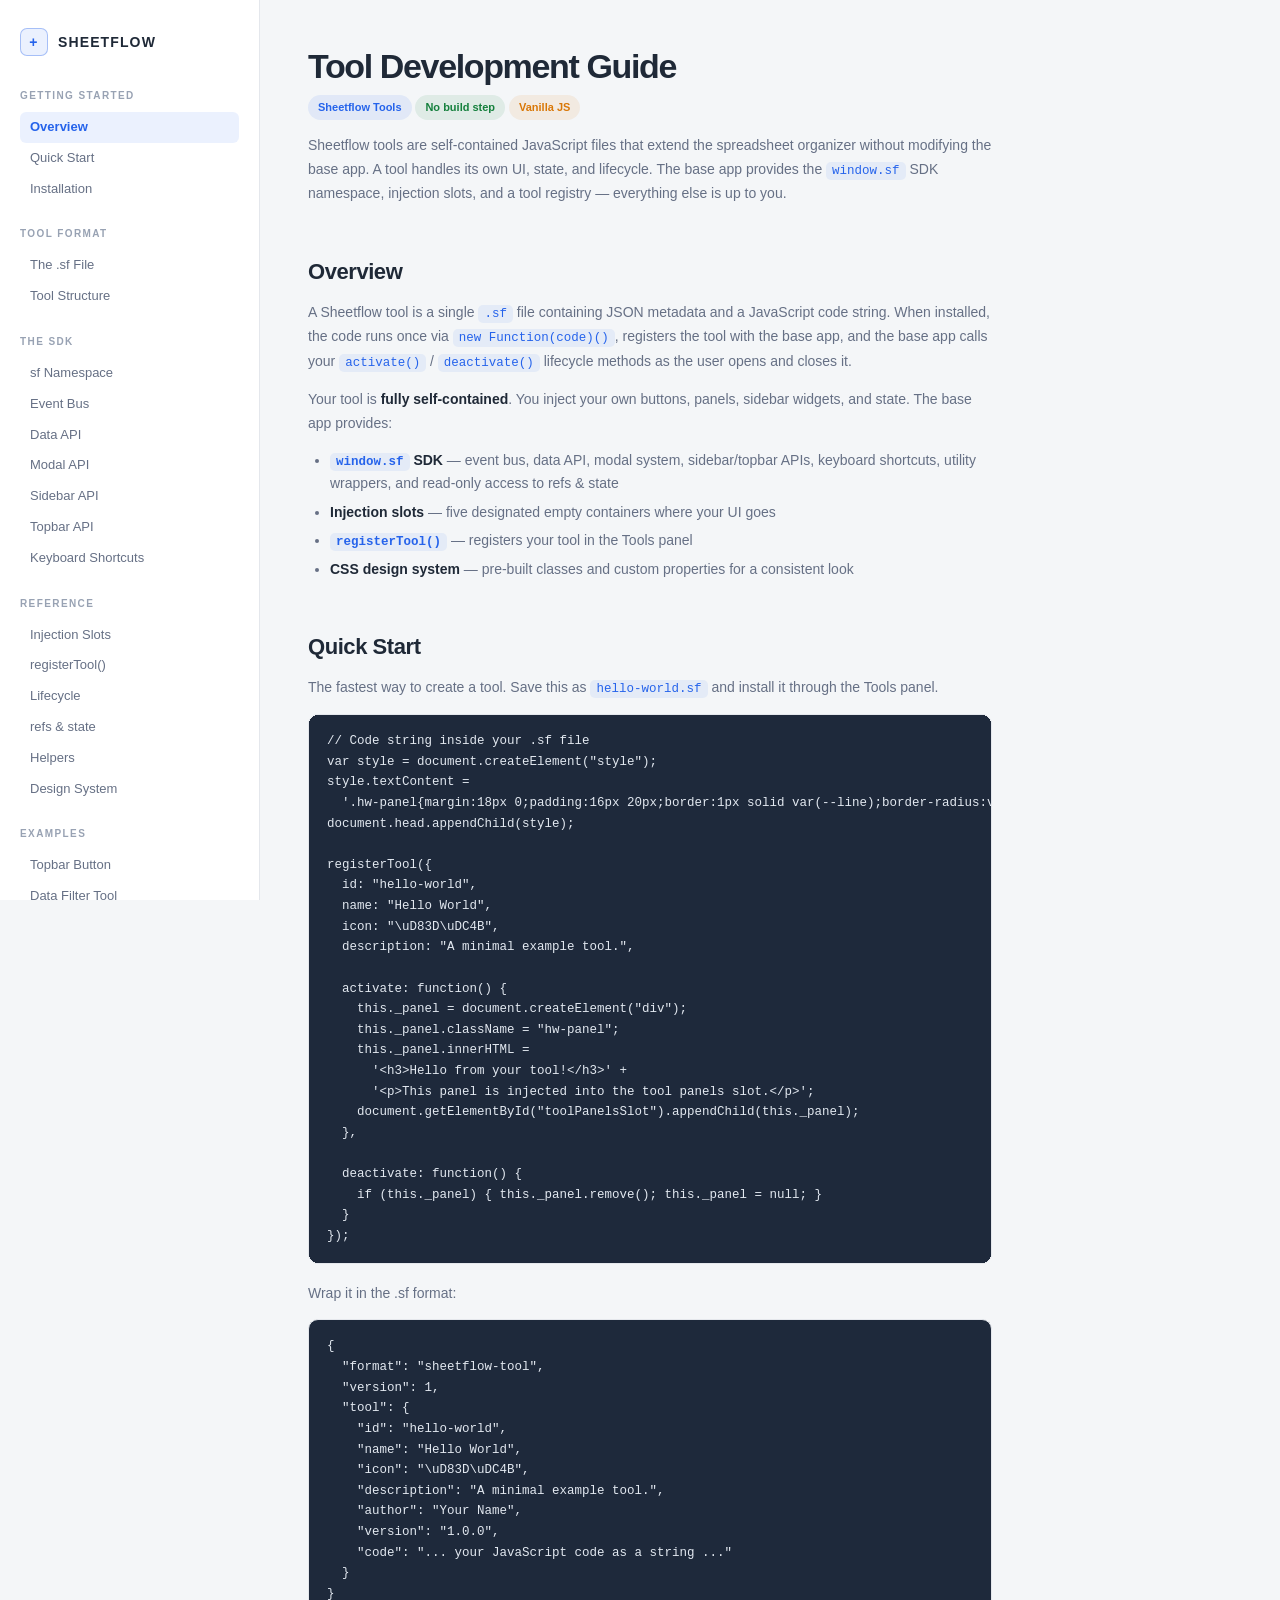
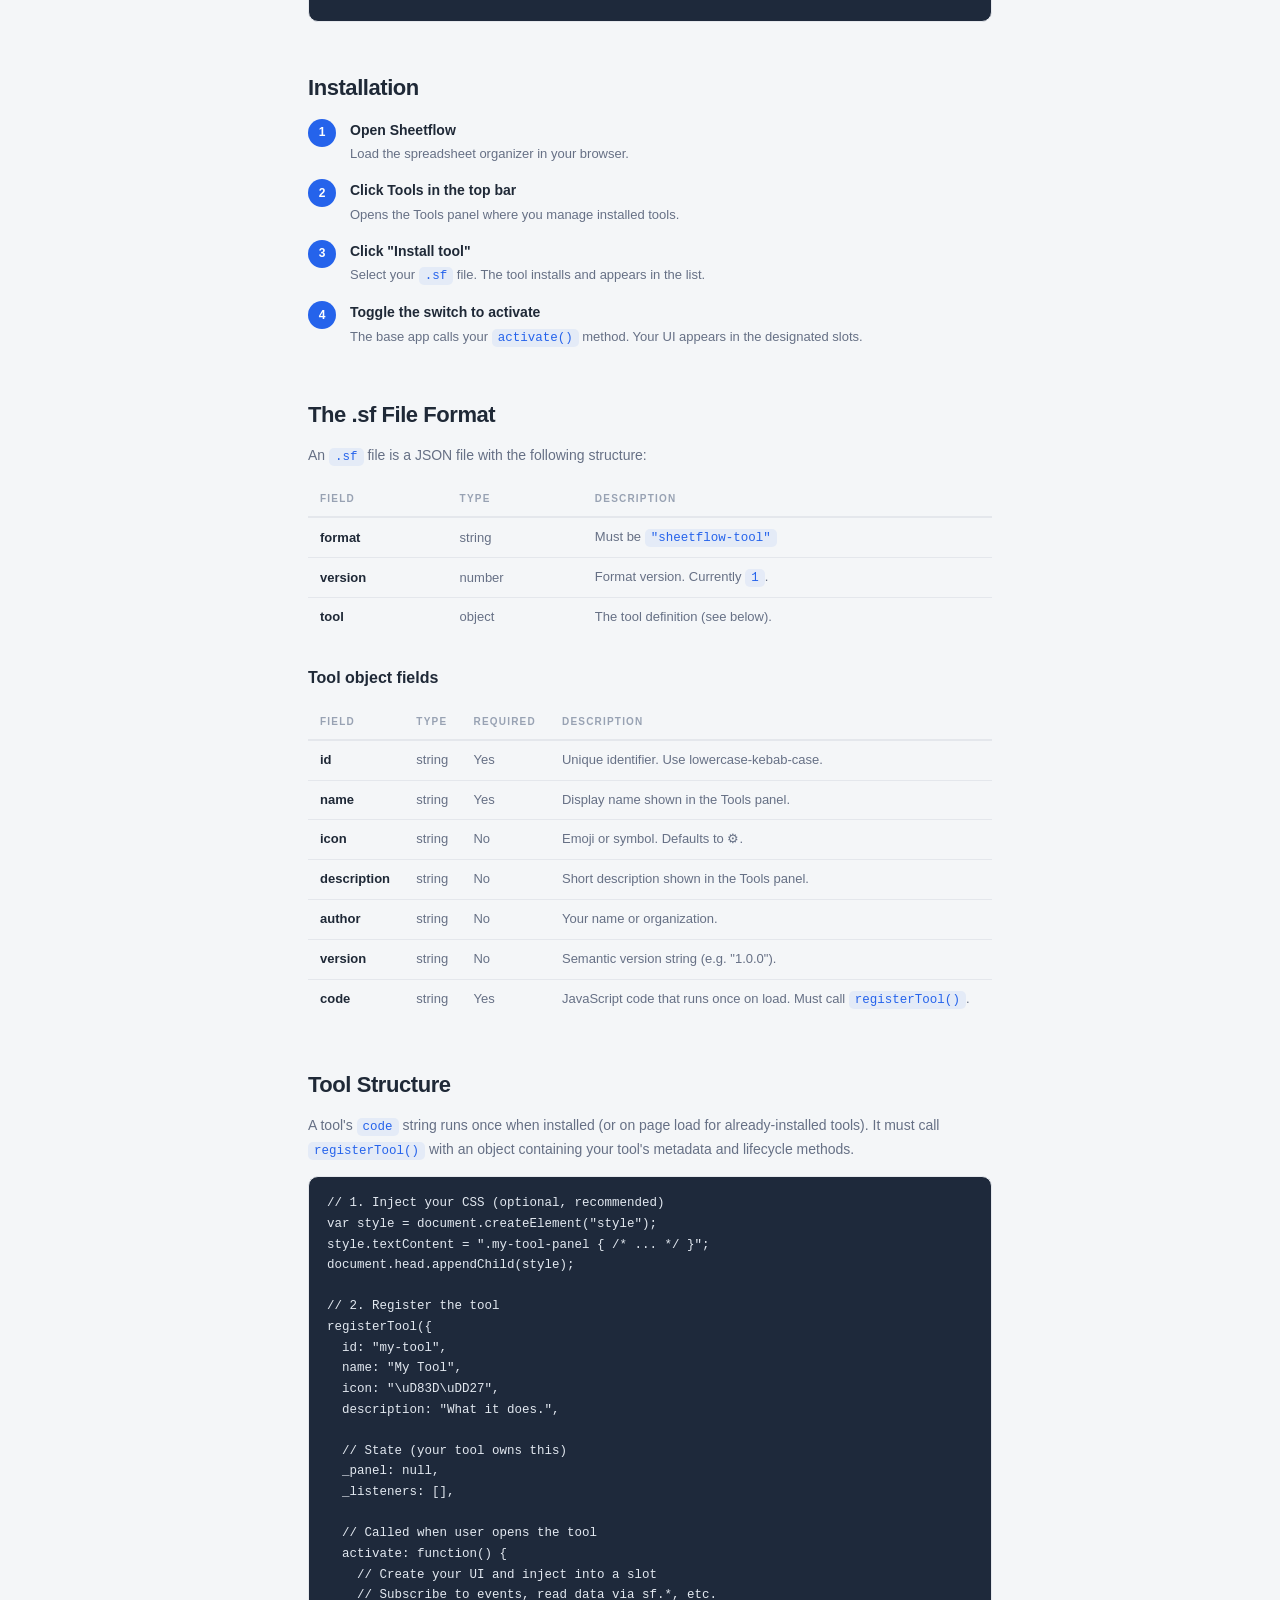
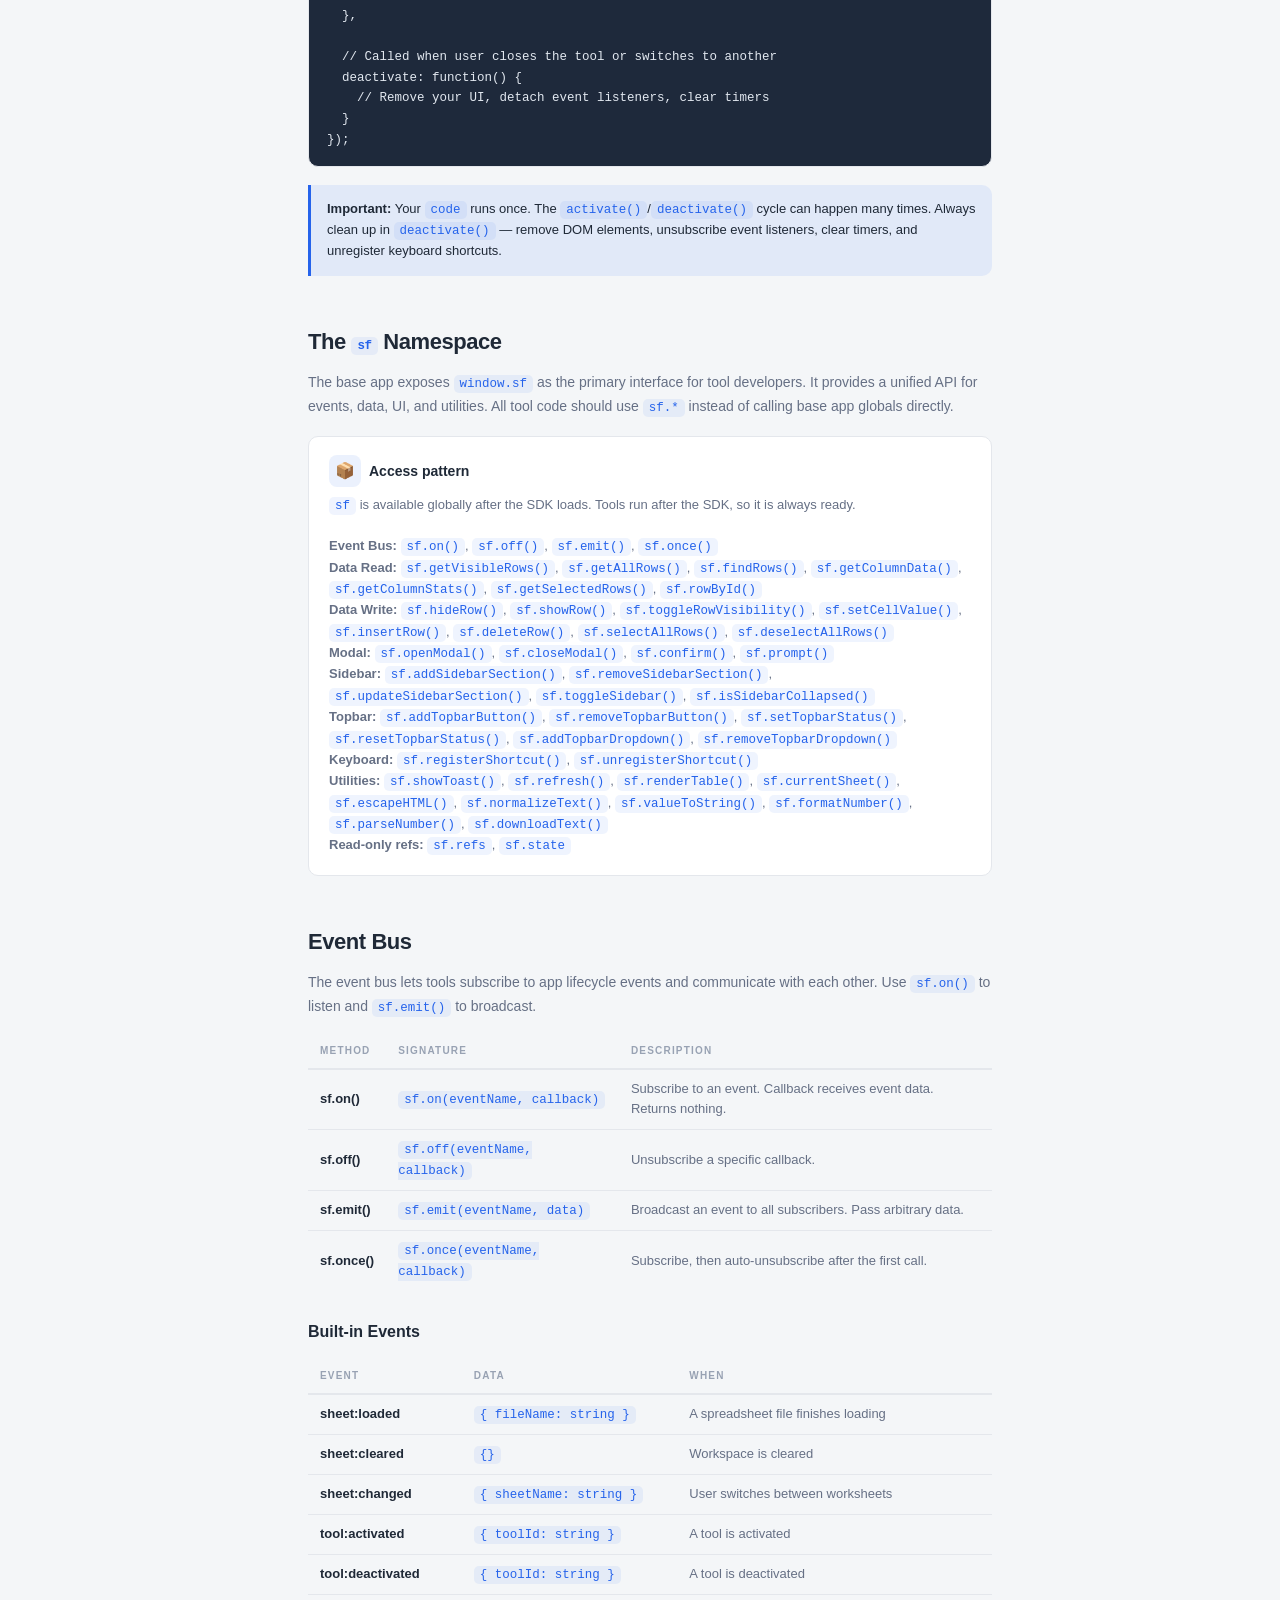
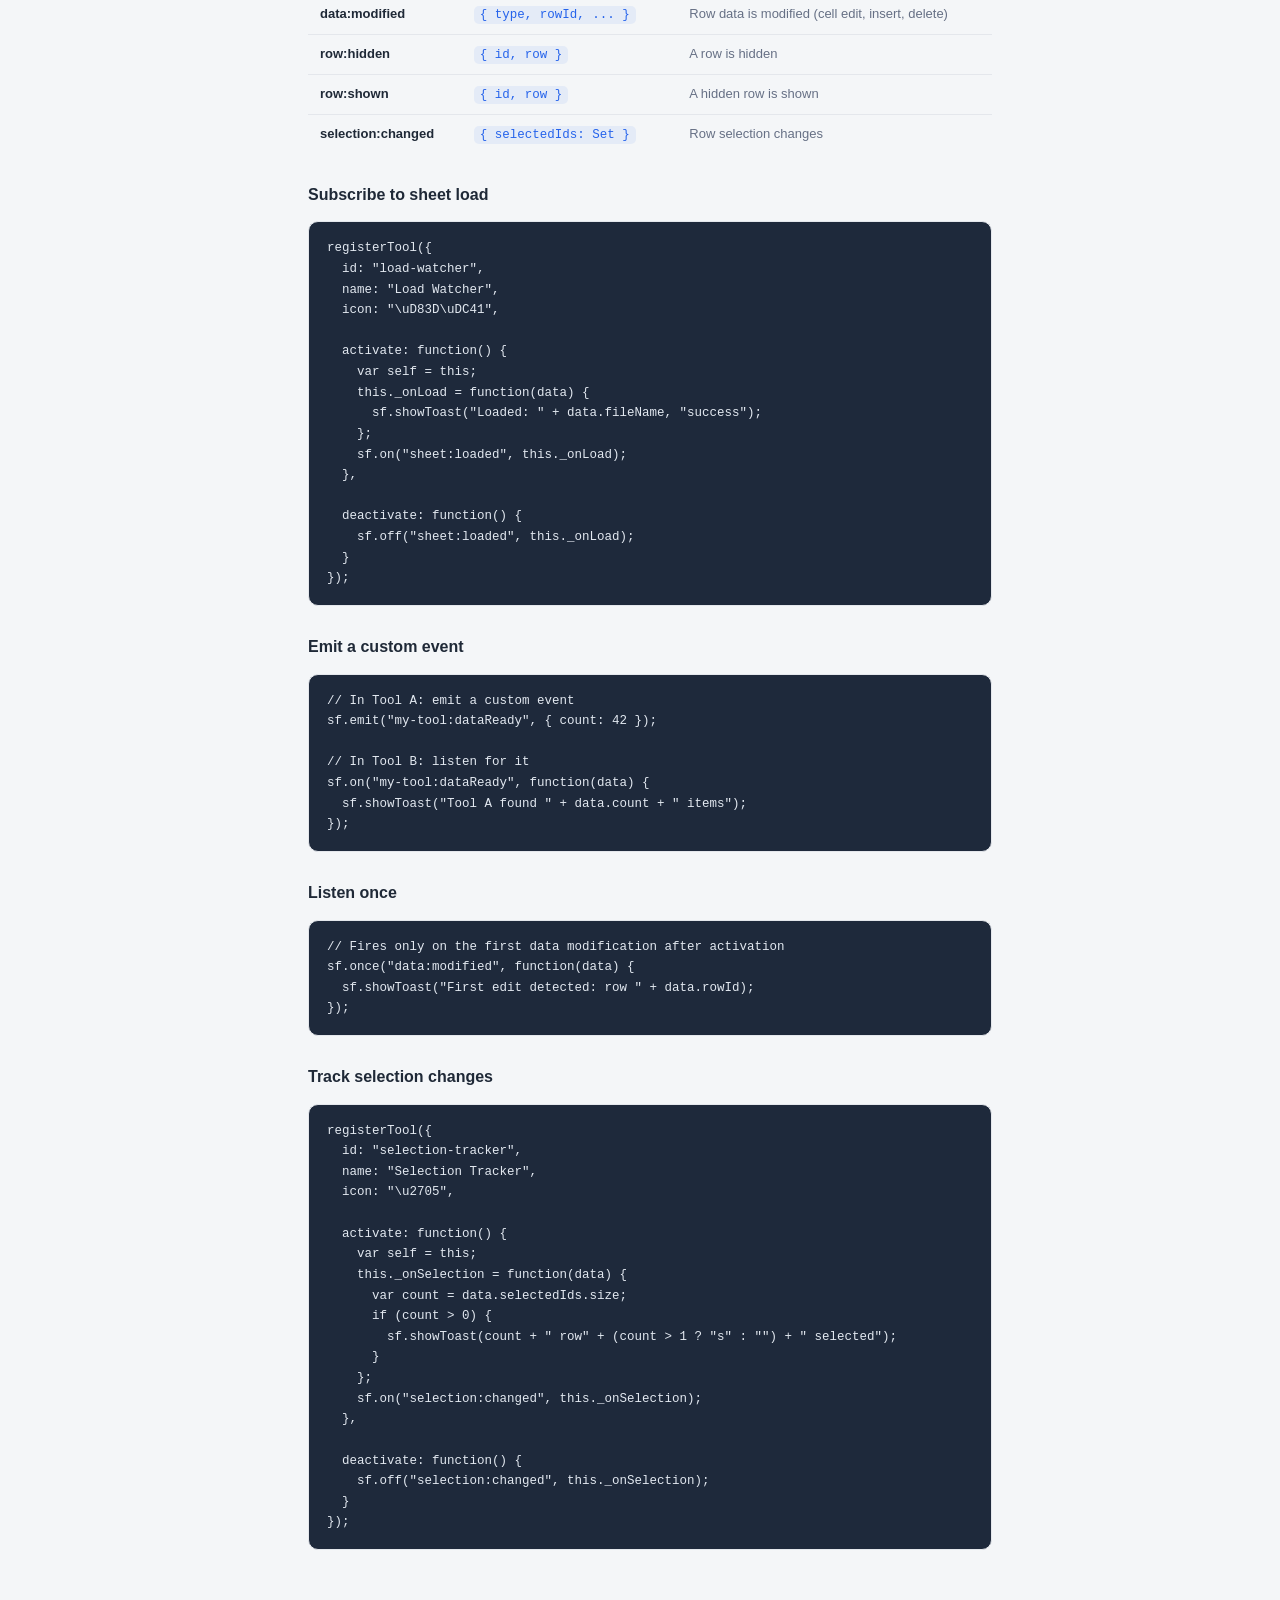
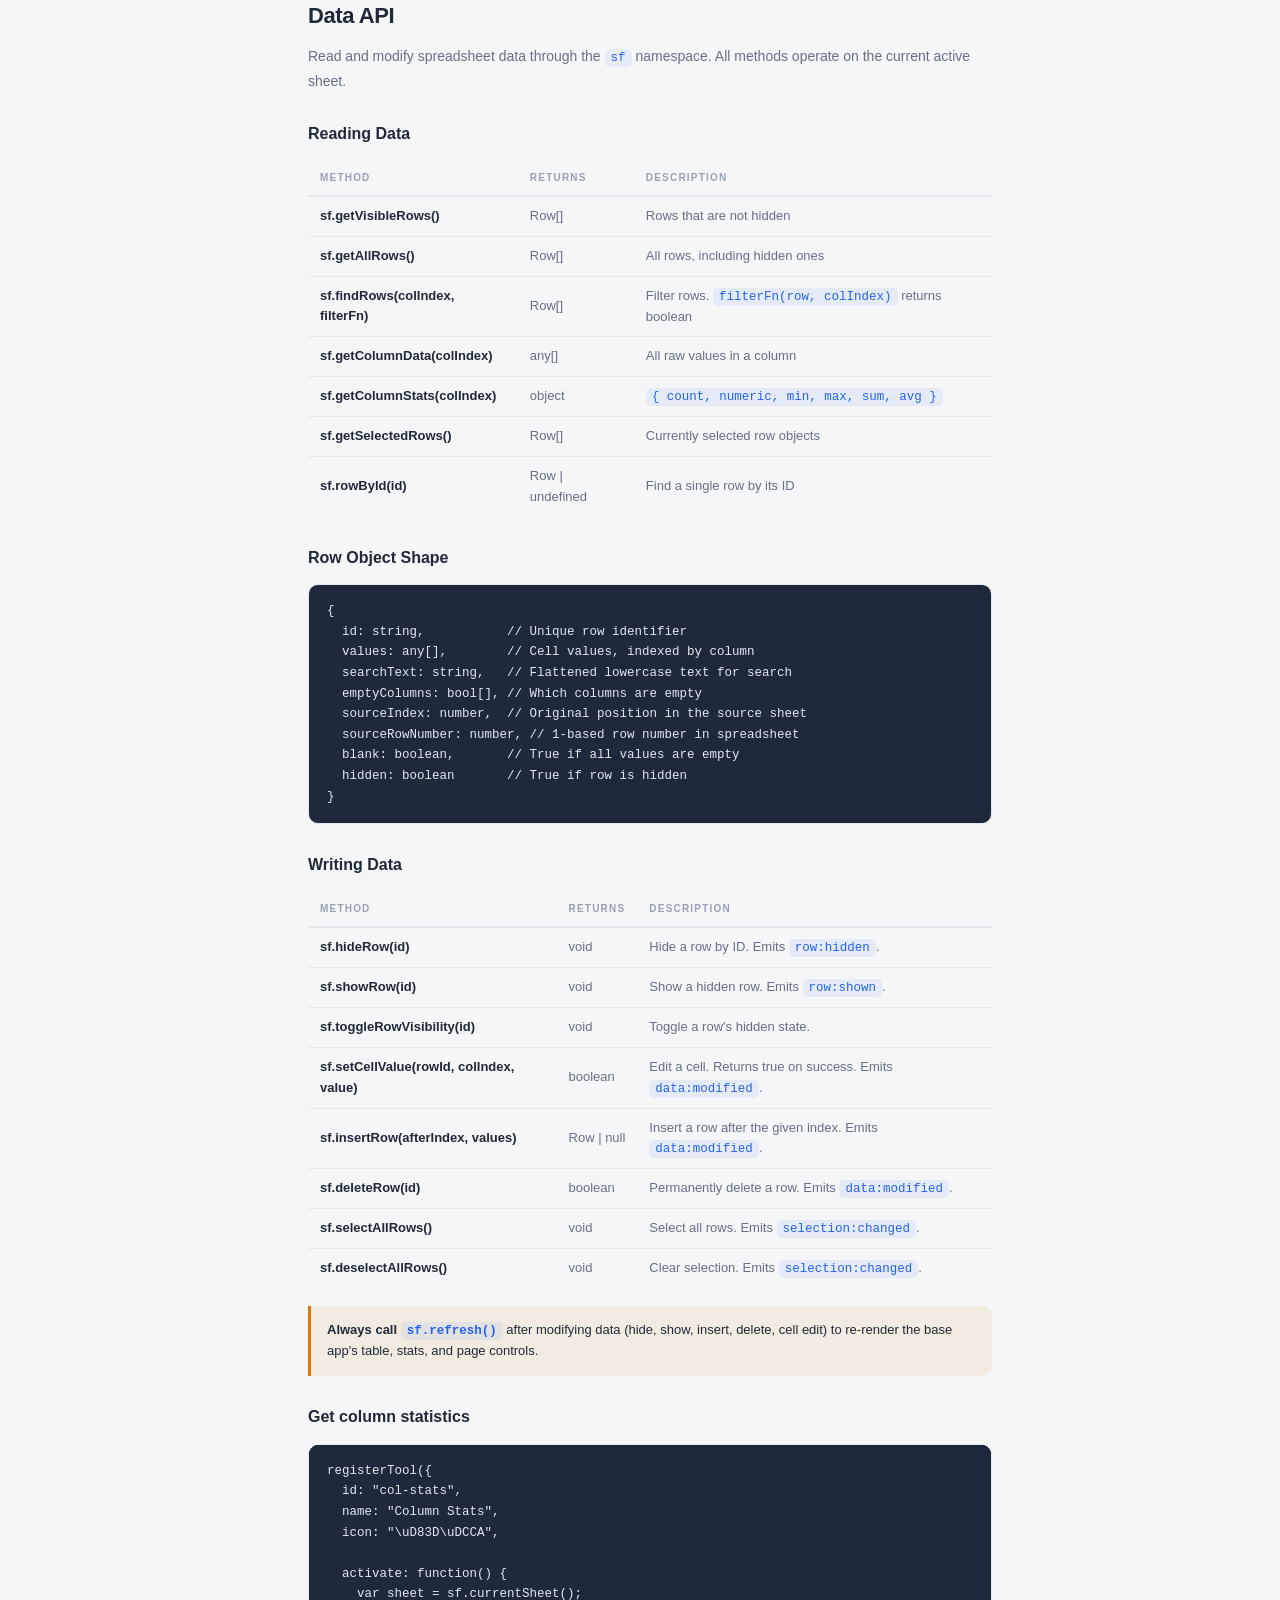
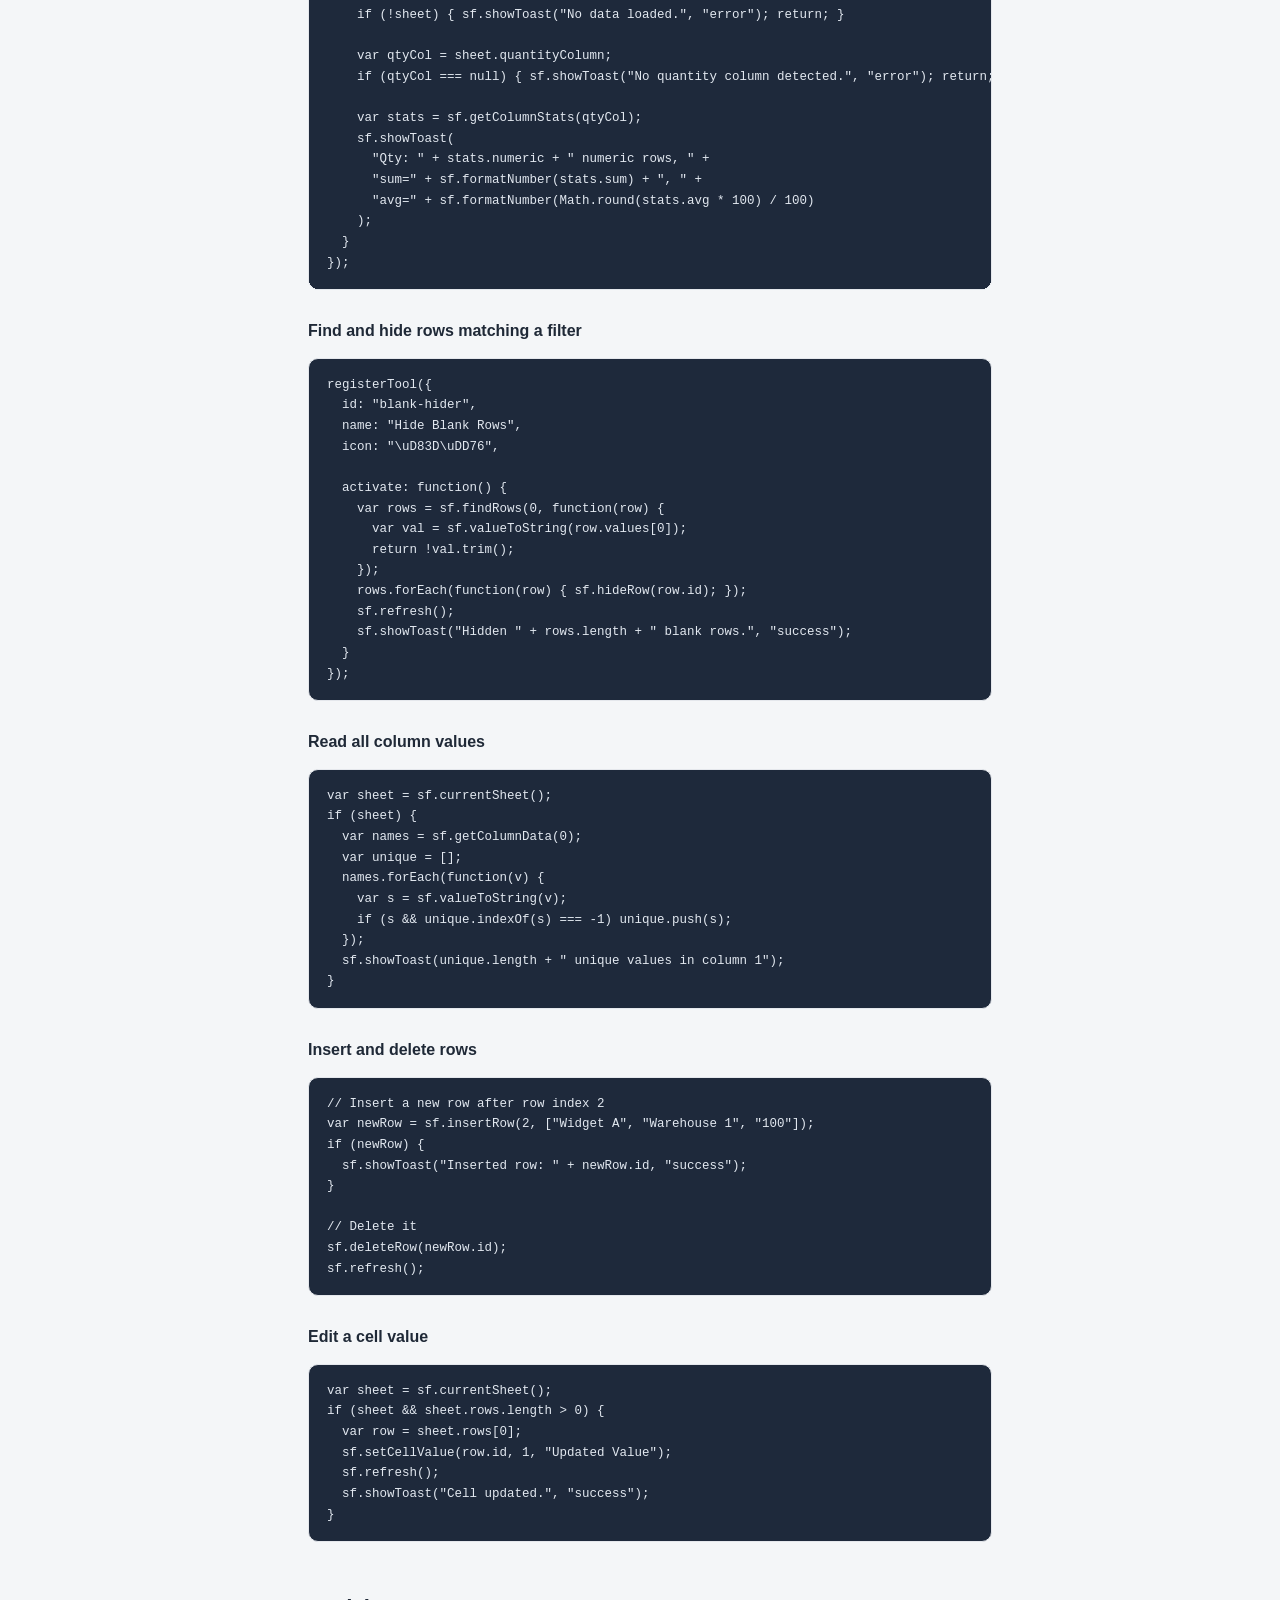
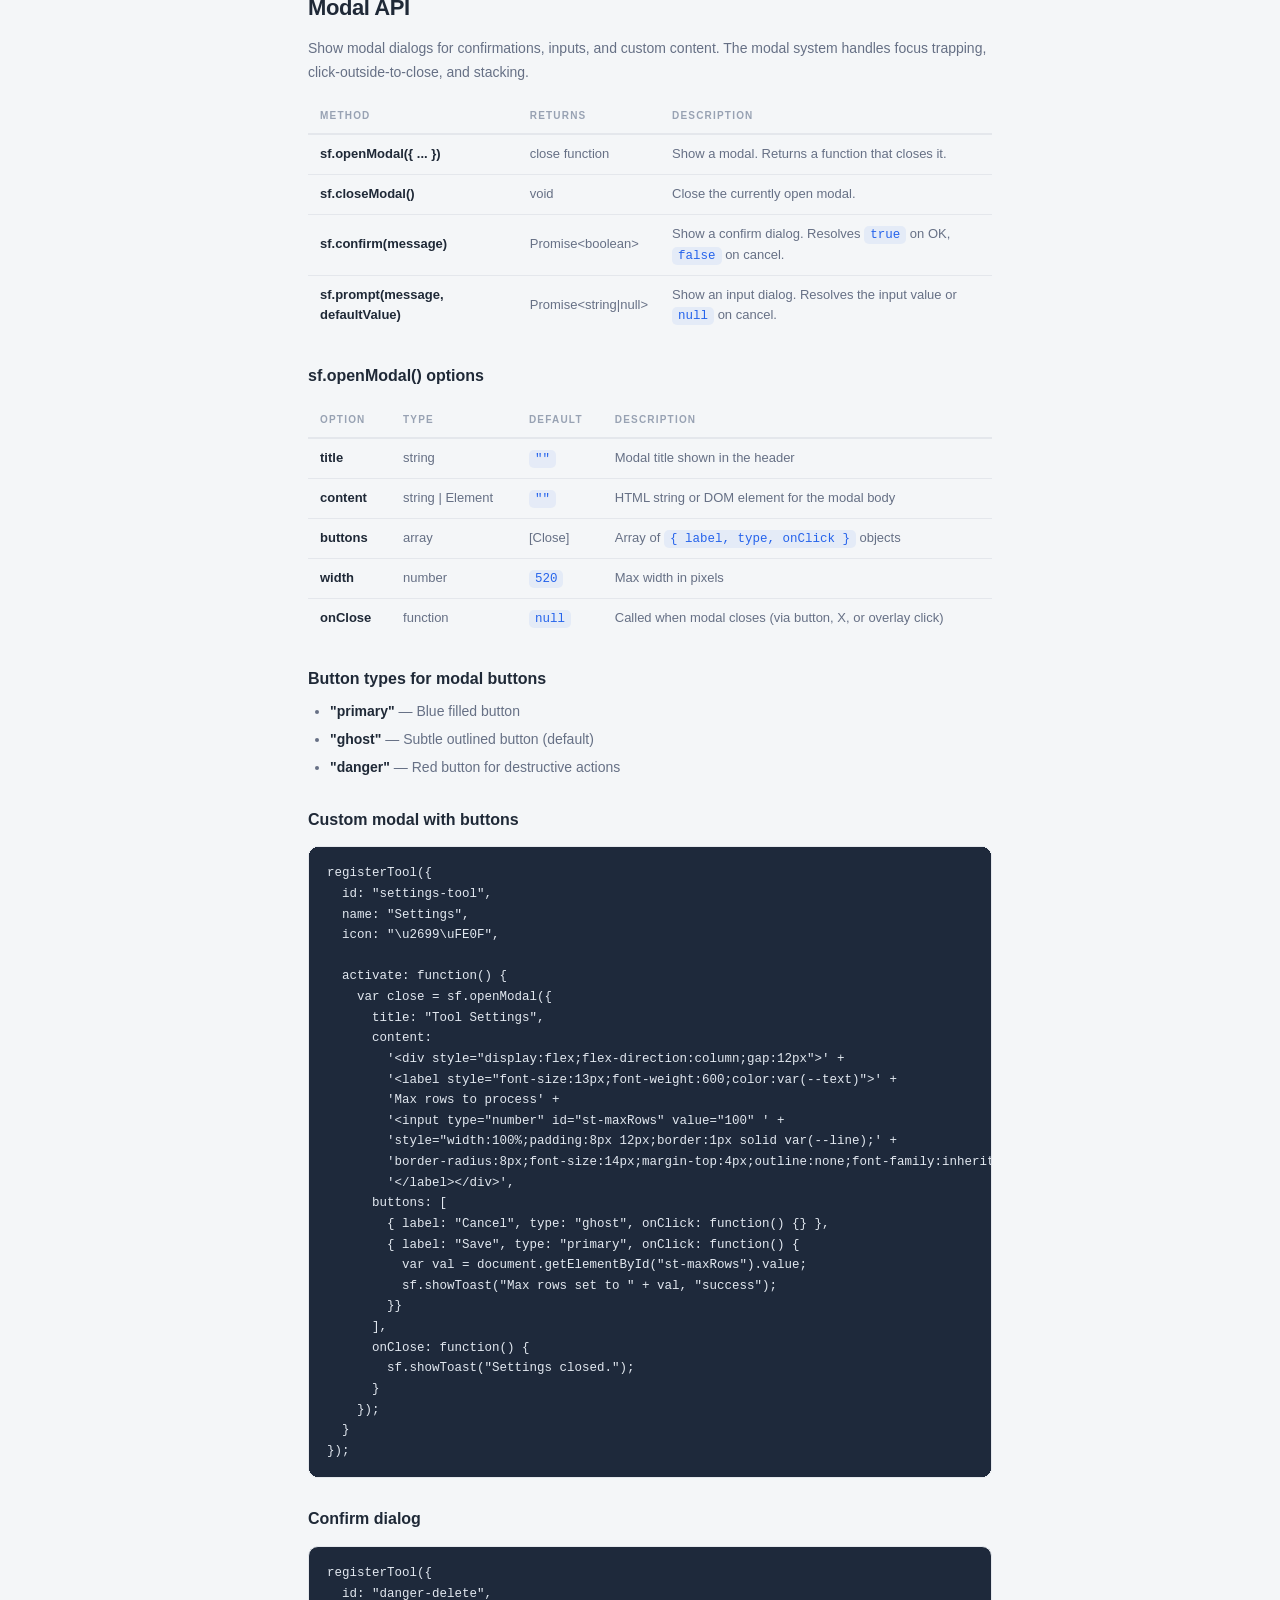
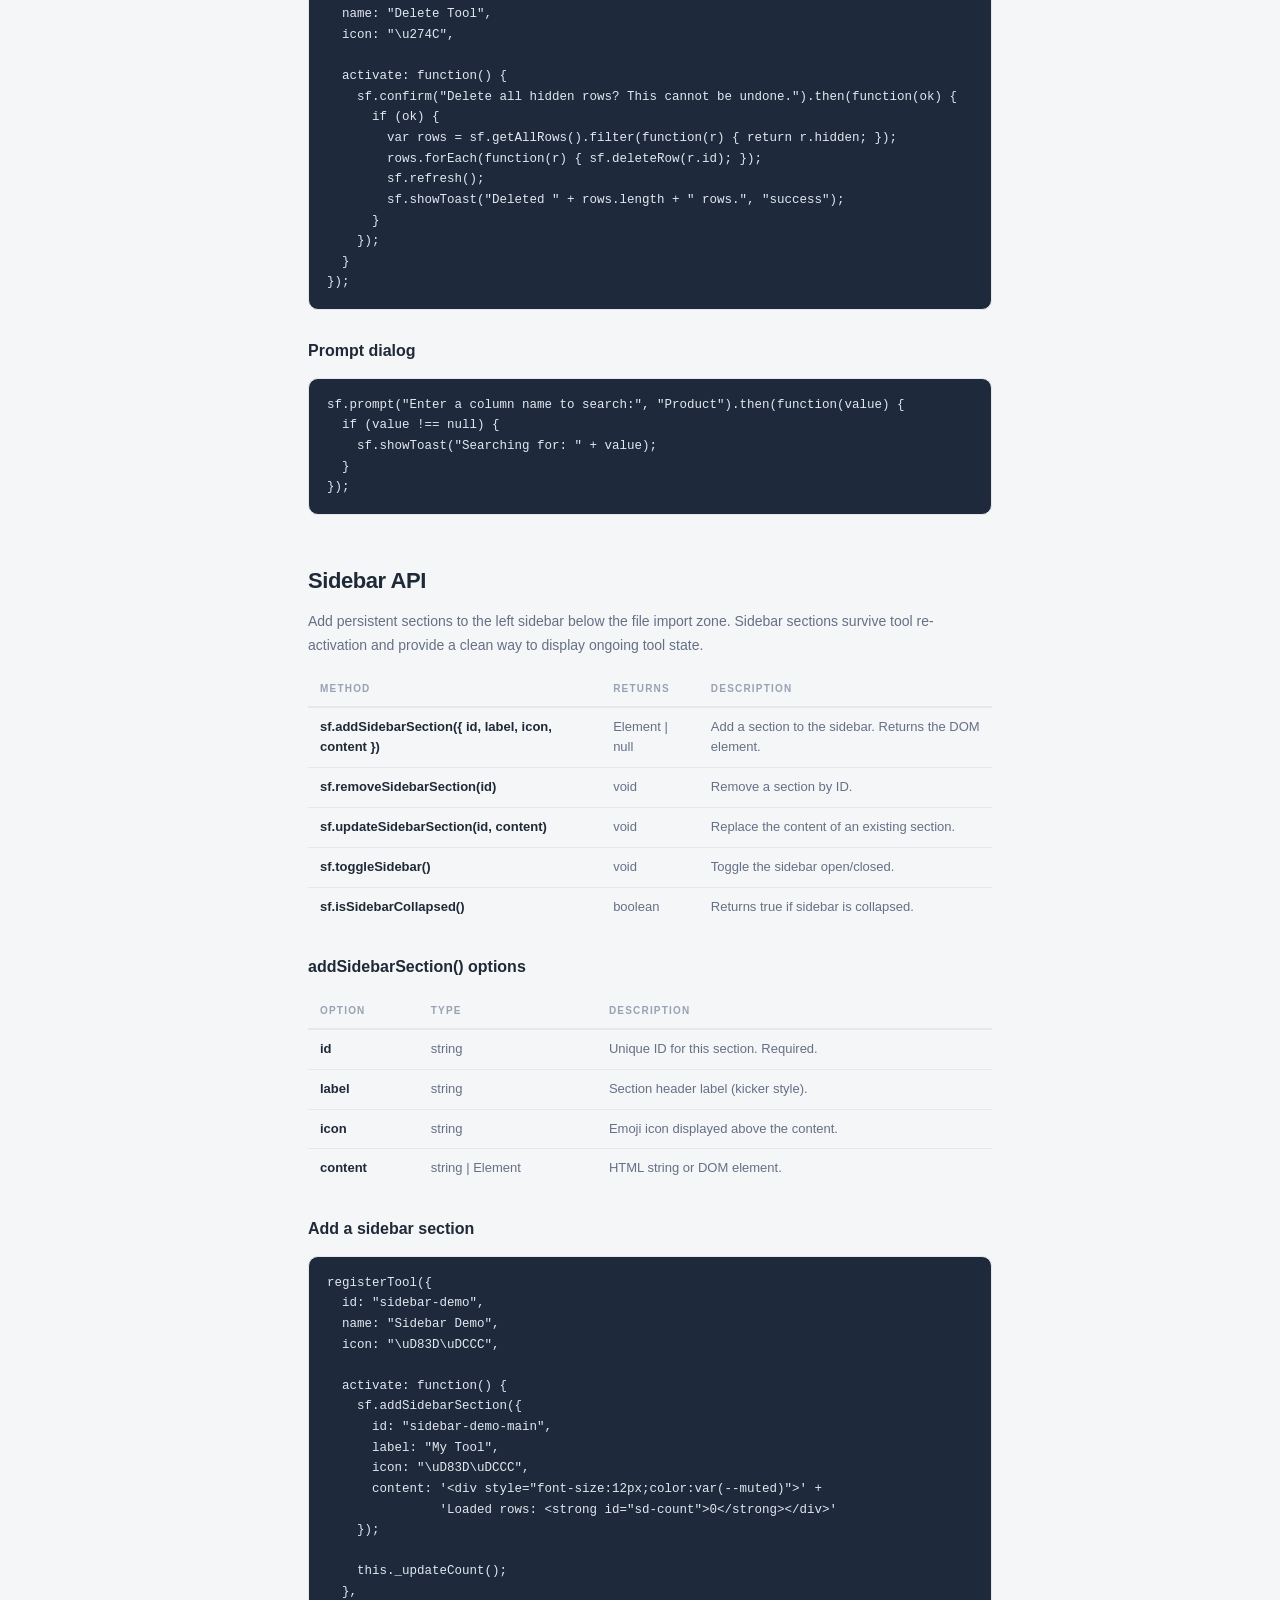
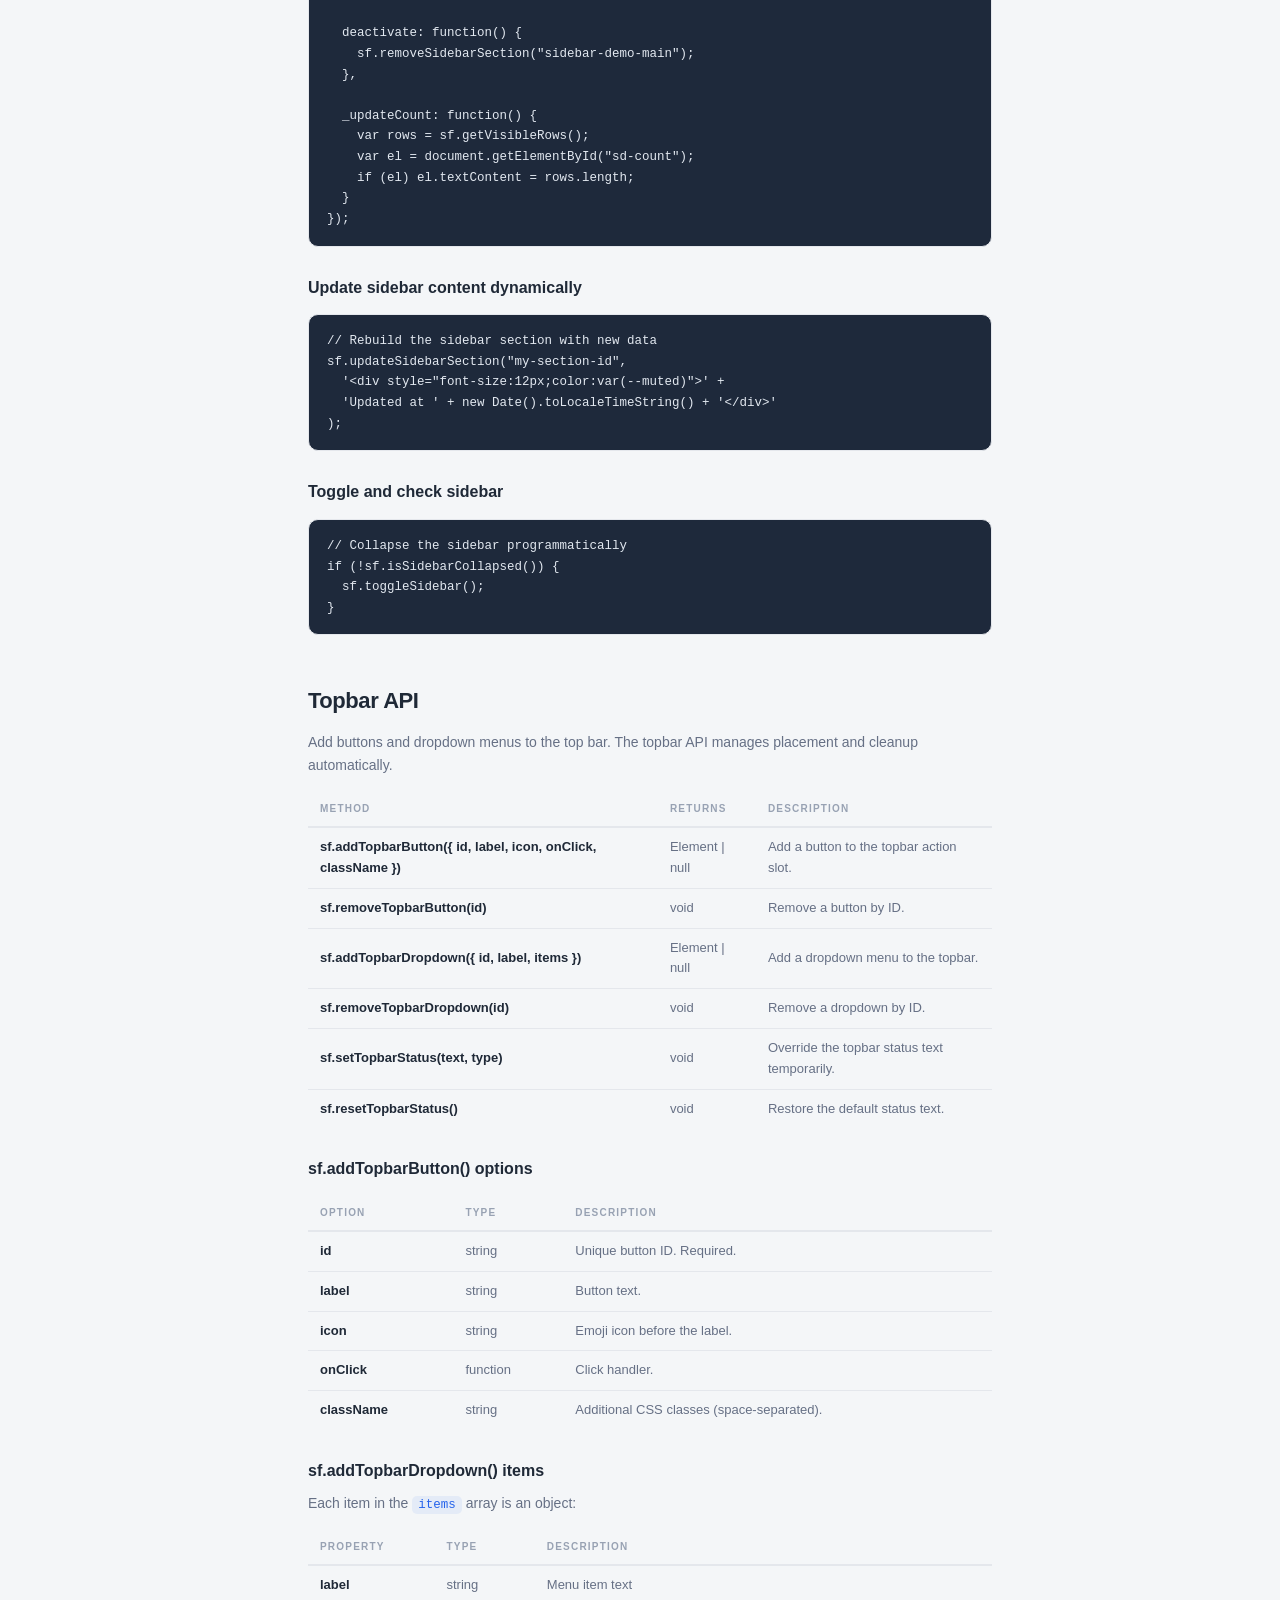
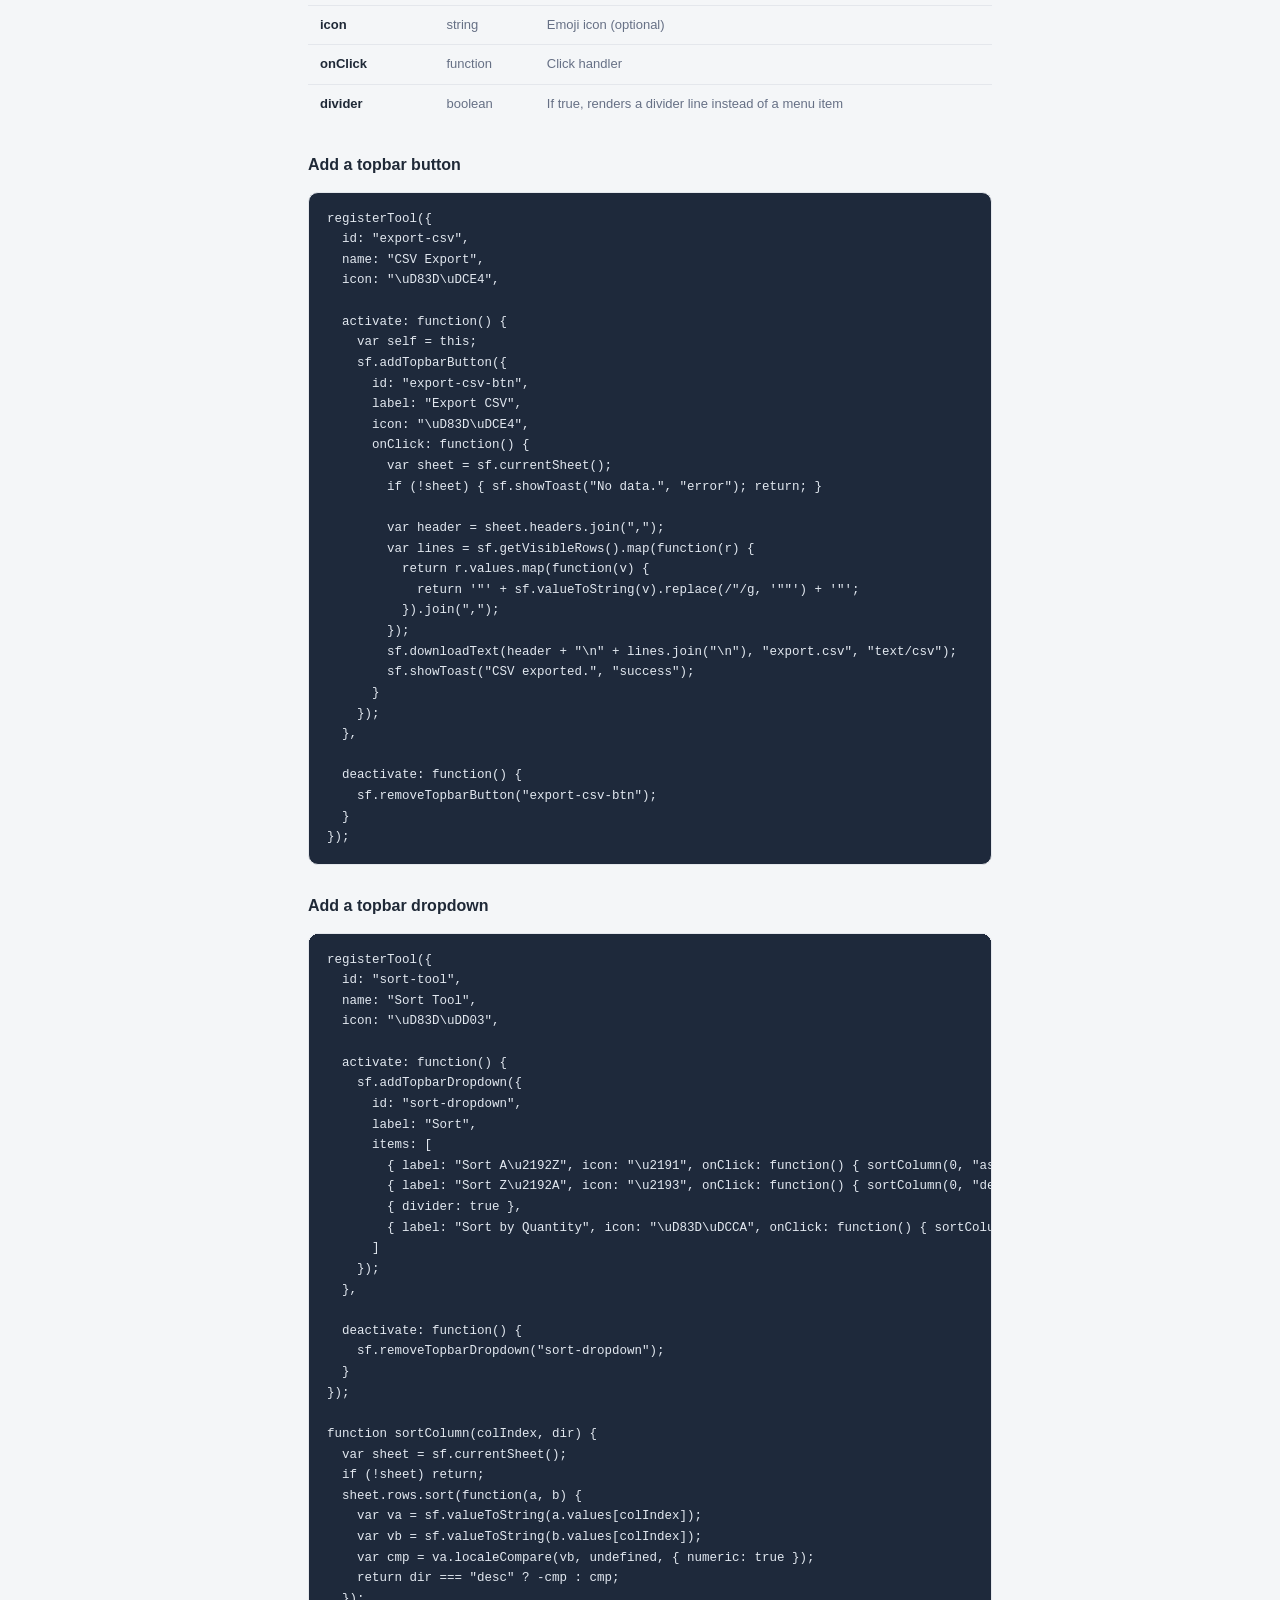
<file: Main/addon-instructions.html>
<!doctype html>
<html lang="en">
<head>
  <meta charset="utf-8">
  <meta name="viewport" content="width=device-width, initial-scale=1">
  <meta name="theme-color" content="#2563eb">
  <meta http-equiv="refresh" content="0;url=../docs/tool-development.html">
  <title>Sheetflow - Redirecting</title>
  <style>
    body {
      font-family: "Segoe UI", Inter, ui-sans-serif, -apple-system, BlinkMacSystemFont, sans-serif;
      display: grid; place-items: center; min-height: 100vh; margin: 0;
      background: #f4f6f8; color: #1f2937;
    }
    .redirect { text-align: center; max-width: 400px; padding: 40px; }
    .redirect h1 { font-size: 24px; font-weight: 720; margin-bottom: 8px; }
    .redirect p { color: #667085; font-size: 14px; margin-bottom: 20px; }
    .redirect a { color: #2563eb; font-weight: 600; text-decoration: none; }
    .redirect a:hover { text-decoration: underline; }
  </style>
</head>
<body>
  <div class="redirect">
    <h1>Moved to Tool Development Guide</h1>
    <p>The addon system has been merged into the Sheetflow Tool SDK. The full API documentation is now in the Tool Development Guide.</p>
    <a href="../docs/tool-development.html">Open Tool Development Guide &rarr;</a>
  </div>
</body>
</html>
</file>
<file: styles.css>
:root {
  --ink: #0c1a3b;
  --ink-soft: #3a4a6b;
  --muted: #6b7a94;
  --faint: #9ca8bd;
  --line: #e2e8f0;
  --line-light: #f0f3f8;
  --paper: #f6f8fb;
  --white: #ffffff;
  --blue: #2563eb;
  --blue-dark: #1d4ed8;
  --blue-pale: #eff6ff;
  --green: #059669;
  --green-pale: #ecfdf5;
  --violet: #7c3aed;
  --violet-pale: #f5f3ff;
  --shadow-sm: 0 8px 24px rgba(12, 26, 59, .06);
  --shadow-md: 0 20px 50px rgba(12, 26, 59, .1);
  --shadow-lg: 0 32px 80px rgba(12, 26, 59, .14), 0 8px 20px rgba(12, 26, 59, .06);
  --radius-sm: 10px;
  --radius-md: 16px;
  --radius-lg: 24px;
  --container: 1140px;
}

*, *::before, *::after { box-sizing: border-box; }
html { scroll-behavior: smooth; }
body {
  min-width: 320px;
  margin: 0;
  color: var(--ink);
  background: var(--paper);
  font-family: Inter, ui-sans-serif, -apple-system, BlinkMacSystemFont, "Segoe UI", sans-serif;
  font-size: 15px;
  line-height: 1.5;
  -webkit-font-smoothing: antialiased;
}
button, a { font: inherit; }
button { border: 0; cursor: pointer; }
a { color: inherit; text-decoration: none; }
button:focus-visible, a:focus-visible { outline: 3px solid rgba(37, 99, 235, .35); outline-offset: 4px; }
[hidden] { display: none !important; }
img { max-width: 100%; display: block; }
.container { width: min(var(--container), calc(100% - 64px)); margin: 0 auto; }
h1, h2, h3, p { margin-top: 0; }
h1 span, h2 span, h1 em, h2 em { font-style: normal; color: var(--blue); }

/* ── Nav ─────────────────────────────────────────── */
.site-shell { overflow: hidden; }
.site-header { position: relative; z-index: 10; background: rgba(246, 248, 251, .92); backdrop-filter: blur(12px); -webkit-backdrop-filter: blur(12px); border-bottom: 1px solid rgba(226, 232, 240, .7); }
.nav { display: flex; align-items: center; justify-content: space-between; min-height: 72px; gap: 20px; }
.brand { display: inline-flex; align-items: center; gap: 10px; flex-shrink: 0; }
.brand-mark { display: grid; grid-template-columns: repeat(3, 4px); align-items: end; gap: 3px; width: 26px; height: 26px; padding: 7px 6px; border-radius: 7px; background: var(--ink); }
.brand-mark span { display: block; border-radius: 1.5px; background: #fff; }
.brand-mark span:nth-child(1) { height: 7px; opacity: .55; }
.brand-mark span:nth-child(2) { height: 11px; opacity: .75; }
.brand-mark span:nth-child(3) { height: 15px; background: #6da0ff; }
.brand-name { color: var(--ink); font-size: 15px; font-weight: 780; letter-spacing: -.05em; }
.nav-links { display: flex; align-items: center; gap: 30px; margin-left: auto; margin-right: 14px; color: var(--muted); font-size: 13px; font-weight: 550; }
.nav-links a { transition: color .15s; }
.nav-links a:hover { color: var(--blue); }
.nav-actions { display: flex; align-items: center; gap: 8px; }
.menu-button { display: none; width: 38px; height: 38px; padding: 10px; border: 1px solid var(--line); border-radius: 8px; background: var(--white); }
.menu-button span { display: block; width: 16px; height: 1.5px; margin: 4px auto; background: var(--ink); border-radius: 1px; }
.mobile-nav { display: none; }

/* ── Buttons ─────────────────────────────────────── */
.button {
  display: inline-flex; align-items: center; justify-content: center; gap: 8px;
  min-height: 40px; padding: 0 18px; border: 1px solid transparent; border-radius: 9px;
  font-size: 13px; font-weight: 680; white-space: nowrap;
  transition: background .15s, border-color .15s, box-shadow .15s, color .15s, transform .15s;
}
.button:hover { transform: translateY(-1px); }
.button-primary { color: var(--white); background: var(--blue); box-shadow: 0 8px 16px rgba(37, 99, 235, .2); }
.button-primary:hover { background: var(--blue-dark); box-shadow: 0 10px 20px rgba(37, 99, 235, .28); }
.button-ghost { color: var(--muted); background: transparent; }
.button-ghost:hover { color: var(--blue); background: var(--blue-pale); }
.button-ghost-light { color: rgba(255,255,255,.8); background: rgba(255,255,255,.08); border-color: rgba(255,255,255,.18); }
.button-ghost-light:hover { color: #fff; background: rgba(255,255,255,.15); border-color: rgba(255,255,255,.3); }
.button-white { color: var(--ink); background: var(--white); box-shadow: 0 8px 20px rgba(12, 26, 59, .14); }
.button-white:hover { background: #f0f4ff; box-shadow: 0 10px 24px rgba(12, 26, 59, .18); }
.button-large { min-height: 50px; padding: 0 22px; border-radius: 11px; font-size: 14px; }
.button-nav { min-height: 36px; padding: 0 14px; font-size: 12px; border-radius: 8px; }

/* ── Hero ────────────────────────────────────────── */
.hero { position: relative; overflow: hidden; background: var(--ink); }
.hero-bg {
  position: absolute; inset: 0;
  background:
    radial-gradient(ellipse 80% 60% at 70% 40%, rgba(37, 99, 235, .18), transparent),
    radial-gradient(ellipse 50% 50% at 20% 80%, rgba(124, 58, 237, .1), transparent);
}
.hero-grid { position: relative; z-index: 1; display: grid; grid-template-columns: minmax(0, .9fr) minmax(min(500px, 100%), 1.1fr); align-items: center; gap: 60px; padding-top: 90px; padding-bottom: 90px; }
.hero-copy { padding-bottom: 8px; }
.hero-badge {
  display: inline-flex; align-items: center; gap: 8px;
  padding: 5px 14px; border-radius: 99px;
  background: rgba(255,255,255,.08); border: 1px solid rgba(255,255,255,.1);
  color: rgba(255,255,255,.7); font-size: 10px; font-weight: 750; letter-spacing: .14em; text-transform: uppercase;
}
.hero-badge-dot { width: 6px; height: 6px; border-radius: 50%; background: #6da0ff; }
.hero h1 {
  max-width: 540px; margin: 24px 0 18px;
  color: var(--white); font-size: clamp(44px, 5vw, 68px);
  font-weight: 740; letter-spacing: -.07em; line-height: 1;
}
.hero-sub { max-width: 480px; margin-bottom: 30px; color: rgba(255,255,255,.55); font-size: 16px; letter-spacing: -.01em; line-height: 1.65; }
.hero-actions { display: flex; flex-wrap: wrap; align-items: center; gap: 10px; }
.hero-trust { display: flex; flex-wrap: wrap; gap: 12px 20px; margin-top: 28px; color: rgba(255,255,255,.4); font-size: 11px; }
.trust-check { display: inline-grid; width: 15px; height: 15px; margin-right: 4px; place-items: center; border-radius: 50%; color: var(--green); background: rgba(5, 150, 105, .15); font-size: 9px; font-weight: 800; }
.install-status { min-height: 16px; margin: 10px 0 0; color: #6da0ff; font-size: 11px; }

/* ── Product Preview ─────────────────────────────── */
.hero-visual { position: relative; padding: 20px 0 0 16px; }
.preview-window {
  position: relative; z-index: 1; overflow: hidden;
  border: 1px solid rgba(255,255,255,.08); border-radius: 14px;
  background: #fff; box-shadow: 0 32px 80px rgba(0,0,0,.35), 0 0 0 1px rgba(255,255,255,.05) inset;
}
.preview-chrome { display: flex; align-items: center; gap: 10px; min-height: 40px; padding: 0 14px; border-bottom: 1px solid var(--line); background: #fafbfd; }
.preview-dots { display: flex; gap: 5px; }
.preview-dots span { width: 8px; height: 8px; border-radius: 50%; background: #e2e8f0; }
.preview-title { flex: 1; text-align: center; color: var(--faint); font-size: 10px; font-weight: 600; }
.preview-badge { display: flex; align-items: center; gap: 5px; color: var(--muted); font-size: 9px; }
.preview-dot-green { width: 5px; height: 5px; border-radius: 50%; background: var(--green); }
.preview-body { display: grid; grid-template-columns: 140px minmax(0, 1fr); min-height: 340px; }
.preview-side { padding: 16px 12px; border-right: 1px solid var(--line); background: #fafbfd; }
.preview-side-kicker { color: var(--faint); font-size: 7px; font-weight: 800; letter-spacing: .12em; text-transform: uppercase; }
.preview-upload-box { margin-top: 10px; padding: 11px 9px; border: 1px dashed #9db7ec; border-radius: 8px; background: var(--blue-pale); text-align: center; }
.preview-upload-icon { display: inline-grid; width: 22px; height: 22px; place-items: center; border-radius: 6px; color: var(--blue); background: #fff; font-size: 13px; font-weight: 700; margin-bottom: 6px; }
.preview-upload-box strong { display: block; color: var(--ink); font-size: 8px; }
.preview-upload-box small { display: block; margin-top: 2px; color: var(--muted); font-size: 7px; }
.preview-divider { height: 1px; margin: 16px 0; background: var(--line); }
.preview-file-row { display: flex; align-items: center; gap: 6px; color: var(--ink-soft); font-size: 8px; }
.preview-file-badge { display: inline-grid; width: 20px; height: 20px; place-items: center; border-radius: 5px; color: var(--green); background: var(--green-pale); font-size: 6px; font-weight: 850; }
.preview-side-foot { display: flex; align-items: center; gap: 5px; margin-top: auto; padding-top: 10px; color: var(--faint); font-size: 7px; }
.preview-main { padding: 20px 18px 12px; }
.preview-top-row { display: flex; align-items: flex-start; justify-content: space-between; }
.preview-kicker { color: var(--faint); font-size: 6px; font-weight: 800; letter-spacing: .12em; text-transform: uppercase; margin-bottom: 3px; }
.preview-heading-text { color: var(--ink); font-size: 14px; font-weight: 720; letter-spacing: -.04em; }
.preview-export-btn { display: inline-flex; align-items: center; min-height: 22px; padding: 0 8px; border-radius: 5px; color: #fff; background: var(--blue); font-size: 7px; font-weight: 700; }
.preview-stat-row { display: grid; grid-template-columns: repeat(3, 1fr); gap: 6px; margin-top: 16px; }
.preview-stat { min-height: 52px; padding: 8px; border: 1px solid var(--line); border-radius: 6px; background: #fff; }
.preview-stat small { display: block; color: var(--faint); font-size: 6px; }
.preview-stat strong { display: block; margin: 3px 0 0; color: var(--ink); font-size: 17px; font-weight: 720; letter-spacing: -.05em; line-height: 1; }
.preview-table { margin-top: 12px; border: 1px solid var(--line); border-radius: 6px; overflow: hidden; }
.preview-row { display: grid; grid-template-columns: 14px 1.4fr 1fr .6fr; align-items: center; gap: 6px; min-height: 30px; padding: 0 8px; border-top: 1px solid var(--line); color: var(--muted); font-size: 7px; }
.preview-row:first-child { border-top: 0; }
.preview-row-head { background: #fafbfd; color: var(--faint); font-size: 5px; font-weight: 850; letter-spacing: .1em; min-height: 22px; }
.preview-check { display: block; width: 8px; height: 8px; border: 1px solid #c0cad8; border-radius: 2px; }
.preview-row-faded { opacity: .45; background: #fafbfd; }
.preview-bottom { display: flex; justify-content: space-between; margin-top: 10px; color: var(--faint); font-size: 6px; }

/* ── Floating Cards ──────────────────────────────── */
.float-card {
  position: absolute; z-index: 2; display: flex; align-items: center; gap: 8px;
  padding: 10px 13px; border-radius: 10px;
  background: rgba(255,255,255,.95); border: 1px solid rgba(226,232,240,.8);
  box-shadow: 0 12px 28px rgba(12,26,59,.12);
}
.float-top { top: 10px; right: -6px; }
.float-bottom { bottom: 4px; left: -4px; }
.float-icon { display: grid; width: 24px; height: 24px; place-items: center; border-radius: 6px; font-size: 11px; font-weight: 800; flex-shrink: 0; }
.float-icon-blue { color: var(--blue); background: var(--blue-pale); }
.float-icon-green { color: var(--green); background: var(--green-pale); }
.float-card strong { display: block; color: var(--ink); font-size: 9px; }
.float-card small { display: block; margin-top: 1px; color: var(--muted); font-size: 8px; }

/* ── Proof Bar ───────────────────────────────────── */
.proof-bar { border-top: 1px solid var(--line); border-bottom: 1px solid var(--line); background: var(--white); }
.proof-inner { display: flex; align-items: center; flex-wrap: wrap; justify-content: space-between; gap: 14px 22px; padding: 18px 0; }
.proof-lead { color: var(--ink-soft); font-size: 12px; font-weight: 650; }
.proof-item { display: inline-flex; align-items: center; gap: 5px; color: var(--muted); font-size: 11px; }
.proof-item strong { color: var(--ink); font-size: 10px; letter-spacing: .06em; }

/* ── Sections ────────────────────────────────────── */
.section { padding-top: 110px; padding-bottom: 110px; }
.section-white { background: var(--white); }
.section-center { text-align: center; max-width: 640px; margin: 0 auto; }
.section-eyebrow { display: inline-flex; align-items: center; gap: 8px; color: var(--blue); font-size: 10px; font-weight: 800; letter-spacing: .15em; text-transform: uppercase; }
.section-eyebrow::before { width: 18px; height: 1px; background: var(--blue); opacity: .5; }
.section-eyebrow-light { color: #8db0ff; }
.section-eyebrow-light::before { background: #8db0ff; }
h2 { font-size: clamp(32px, 4vw, 48px); font-weight: 720; letter-spacing: -.065em; line-height: 1.04; }
.section-sub { max-width: 520px; margin: 16px auto 0; color: var(--muted); font-size: 14px; line-height: 1.7; }

/* ── Features ────────────────────────────────────── */
.features-header { display: grid; grid-template-columns: 1.3fr .85fr; align-items: end; gap: 50px; }
.features-header h2 { margin-top: 16px; }
.features-header-right { color: var(--muted); font-size: 14px; line-height: 1.7; }
.features-grid { display: grid; grid-template-columns: 1.1fr .95fr .95fr; gap: 14px; margin-top: 44px; }
.feature-card {
  position: relative; display: flex; flex-direction: column;
  min-height: 360px; padding: 26px 24px 22px;
  border: 1px solid var(--line); border-radius: var(--radius-md);
  background: var(--white); overflow: hidden;
  transition: box-shadow .2s, border-color .2s;
}
.feature-card:hover { box-shadow: var(--shadow-sm); border-color: rgba(37,99,235,.15); }
.feature-card-wide { background: linear-gradient(155deg, #fff 30%, #f5f8ff); }
.feature-head { display: flex; align-items: flex-start; justify-content: space-between; }
.feature-icon { display: grid; width: 40px; height: 40px; place-items: center; border-radius: 11px; }
.feature-icon-blue { color: var(--blue); background: var(--blue-pale); }
.feature-icon-violet { color: var(--violet); background: var(--violet-pale); }
.feature-icon-green { color: var(--green); background: var(--green-pale); }
.feature-num { color: var(--faint); font-size: 10px; font-weight: 800; letter-spacing: .1em; }
.feature-card h3 { margin: 22px 0 8px; font-size: 19px; font-weight: 720; letter-spacing: -.035em; }
.feature-card p { max-width: 320px; margin-bottom: 20px; color: var(--muted); font-size: 13px; line-height: 1.65; }

/* Feature Mini Visuals */
.feature-mini { margin-top: auto; padding: 14px; border: 1px solid var(--line); border-radius: 9px; background: #fafbfd; }
.feature-mini-rows { display: grid; gap: 6px; }
.mini-bar { position: relative; min-height: 26px; padding: 0 10px; border-radius: 5px; background: var(--blue-pale); display: flex; align-items: center; overflow: hidden; }
.mini-bar-fill { position: absolute; left: 0; top: 0; bottom: 0; background: var(--blue); border-radius: 5px; }
.mini-bar-text { position: relative; z-index: 1; color: var(--ink-soft); font-size: 9px; font-weight: 600; }
.feature-mini-groups { display: grid; gap: 7px; }
.mini-group { display: flex; align-items: center; gap: 8px; }
.mini-group-bar { width: 3px; height: 24px; border-radius: 2px; background: var(--violet); flex-shrink: 0; }
.mini-group-bar-2 { background: #a78bfa; opacity: .7; }
.mini-group-bar-3 { background: #c4b5fd; opacity: .5; }
.mini-group strong { display: block; color: var(--ink-soft); font-size: 9px; font-weight: 650; }
.mini-group small { display: block; color: var(--violet); font-size: 8px; }
.feature-mini-export { display: flex; align-items: center; gap: 9px; }
.mini-export-file { display: grid; width: 30px; height: 34px; place-items: center; border-radius: 6px; color: var(--green); background: var(--green-pale); font-size: 7px; font-weight: 850; flex-shrink: 0; }
.feature-mini-export strong { display: block; color: var(--ink-soft); font-size: 9px; }
.feature-mini-export small { display: block; margin-top: 2px; color: var(--muted); font-size: 8px; }
.mini-export-check { display: grid; width: 20px; height: 20px; margin-left: auto; place-items: center; border-radius: 50%; color: var(--green); background: var(--green-pale); font-size: 10px; font-weight: 800; flex-shrink: 0; }

/* ── Tool System Section ─────────────────────────── */
.section-dark { background: var(--ink); color: var(--white); }
.section-dark h2 { color: var(--white); }
.tools-grid { display: grid; grid-template-columns: 1fr 1.1fr; align-items: center; gap: 60px; }
.tools-sub { max-width: 480px; margin: 18px 0 0; color: rgba(255,255,255,.55); font-size: 14px; line-height: 1.7; }
.tools-sub code { padding: 2px 7px; border-radius: 5px; background: rgba(255,255,255,.1); color: rgba(255,255,255,.8); font-size: 12px; font-weight: 650; }
.tools-badges { display: flex; flex-wrap: wrap; gap: 8px; margin-top: 22px; }
.tool-badge { display: inline-flex; align-items: center; gap: 6px; padding: 5px 12px; border-radius: 99px; background: rgba(255,255,255,.06); border: 1px solid rgba(255,255,255,.08); color: rgba(255,255,255,.6); font-size: 11px; font-weight: 600; }
.tool-badge-dot { width: 6px; height: 6px; border-radius: 50%; }
.tool-badge-dot-blue { background: #60a5fa; }
.tool-badge-dot-green { background: #34d399; }
.tool-badge-dot-violet { background: #a78bfa; }
.tools-links { display: flex; flex-wrap: wrap; gap: 10px; margin-top: 28px; }

.tools-visual { position: relative; }
.tools-code-window { overflow: hidden; border: 1px solid rgba(255,255,255,.1); border-radius: 12px; background: #0f172a; box-shadow: 0 24px 60px rgba(0,0,0,.4); }
.tools-code-chrome { display: flex; align-items: center; gap: 10px; min-height: 36px; padding: 0 14px; border-bottom: 1px solid rgba(255,255,255,.06); }
.tools-code-dots { display: flex; gap: 5px; }
.tools-code-dots span { width: 7px; height: 7px; border-radius: 50%; }
.tools-code-dots span:nth-child(1) { background: #f87171; }
.tools-code-dots span:nth-child(2) { background: #fbbf24; }
.tools-code-dots span:nth-child(3) { background: #34d399; }
.tools-code-filename { margin-left: auto; color: rgba(255,255,255,.3); font-size: 10px; font-weight: 500; }
.tools-code-body { margin: 0; padding: 18px 20px; overflow-x: auto; color: #e2e8f0; font-family: "Cascadia Code", "Fira Code", Consolas, monospace; font-size: 12px; line-height: 1.7; background: transparent; border: 0; }
.tools-code-body code { padding: 0; background: transparent; color: inherit; border-radius: 0; font-size: inherit; }
.tc-key { color: #93c5fd; }
.tc-str { color: #86efac; }
.tc-fn { color: #c4b5fd; }
.tc-cm { color: rgba(255,255,255,.25); font-style: italic; }
.tc-kw { color: #f9a8d4; }
.tc-comment { color: rgba(255,255,255,.25); font-style: italic; }

.tools-preview-float { position: relative; z-index: 1; margin-top: -30px; margin-left: 40px; max-width: min(300px, 100%); }
.tools-preview-row { display: flex; gap: 6px; margin-bottom: 8px; }
.tools-preview-btn { display: inline-flex; align-items: center; gap: 5px; padding: 5px 10px; border-radius: 6px; background: rgba(255,255,255,.08); border: 1px solid rgba(255,255,255,.1); color: rgba(255,255,255,.5); font-size: 10px; font-weight: 600; }
.tools-preview-btn-active { color: var(--blue); background: rgba(37,99,235,.15); border-color: rgba(37,99,235,.3); }
.tools-preview-count { display: inline-flex; align-items: center; justify-content: center; min-width: 14px; height: 14px; padding: 0 4px; border-radius: 99px; background: rgba(255,255,255,.1); font-size: 8px; }
.tools-preview-panel { padding: 12px 14px; border-radius: 10px; background: rgba(255,255,255,.04); border: 1px solid rgba(255,255,255,.08); }
.tools-preview-panel-head { display: flex; align-items: center; justify-content: space-between; margin-bottom: 10px; }
.tools-preview-panel-head strong { color: var(--white); font-size: 11px; }
.tools-preview-active-badge { padding: 2px 6px; border-radius: 4px; background: rgba(5,150,105,.2); color: #34d399; font-size: 8px; font-weight: 700; }
.tools-preview-row-item { display: flex; align-items: center; gap: 8px; padding: 6px 0; border-top: 1px solid rgba(255,255,255,.05); color: rgba(255,255,255,.5); font-size: 10px; }
.tools-preview-row-item:first-of-type { border-top: 0; }
.tools-preview-color { width: 12px; height: 12px; border-radius: 3px; flex-shrink: 0; }

/* ── Steps ───────────────────────────────────────── */
.steps { display: grid; grid-template-columns: repeat(3, 1fr); gap: 0; margin-top: 56px; border-top: 1px solid var(--line); }
.step { display: grid; grid-template-columns: 36px 1fr; gap: 16px; min-height: 170px; padding: 28px 28px 20px 0; border-right: 1px solid var(--line); }
.step + .step { padding-left: 28px; }
.step:last-child { border-right: 0; }
.step-num { display: grid; width: 30px; height: 30px; place-items: center; border: 1.5px solid #b8cbed; border-radius: 50%; color: var(--blue); background: var(--blue-pale); font-size: 11px; font-weight: 800; }
.step h3 { margin: 0 0 6px; font-size: 15px; font-weight: 720; letter-spacing: -.02em; }
.step p { max-width: 240px; margin: 0; color: var(--muted); font-size: 12px; line-height: 1.65; }
.step p code { padding: 2px 5px; border-radius: 4px; background: var(--blue-pale); color: var(--blue); font-family: "Cascadia Code", "Fira Code", Consolas, monospace; font-size: 11px; }

/* ── Privacy ─────────────────────────────────────── */
.privacy-card {
  display: grid; grid-template-columns: 60px 1fr auto; align-items: center; gap: 24px;
  padding: 50px 40px; border: 1px solid var(--line); border-radius: var(--radius-lg);
  background: var(--white);
}
.privacy-icon { display: grid; width: 56px; height: 56px; place-items: center; border-radius: 15px; color: var(--green); background: var(--green-pale); }
.privacy-copy h2 { margin-top: 12px; font-size: clamp(24px, 3vw, 36px); }
.privacy-copy p { max-width: 520px; margin-top: 10px; color: var(--muted); font-size: 13px; line-height: 1.65; }
.text-link { display: inline-flex; align-items: center; gap: 8px; color: var(--blue); font-size: 12px; font-weight: 750; white-space: nowrap; }
.text-link span { transition: transform .15s; }
.text-link:hover span { transform: translateX(3px); }

/* ── CTA ─────────────────────────────────────────── */
.cta-section { padding: 24px; }
.cta-inner {
  display: flex; align-items: center; justify-content: space-between; gap: 30px;
  min-height: 260px; padding: 50px 56px;
  border-radius: var(--radius-lg);
  background: var(--ink);
  box-shadow: 0 24px 56px rgba(12, 26, 59, .18);
}
.cta-copy h2 { margin-top: 12px; color: var(--white); font-size: clamp(30px, 3.8vw, 46px); }
.cta-copy h2 em { color: #8db0ff; }
.cta-copy p { margin-top: 10px; color: #8899b8; font-size: 13px; }
.cta-actions { display: flex; flex-wrap: wrap; gap: 10px; flex-shrink: 0; }

/* ── Platform / SDK Modules ──────────────────────── */
.platform-grid { display: grid; grid-template-columns: repeat(3, 1fr); gap: 14px; margin-top: 56px; max-width: 960px; margin-left: auto; margin-right: auto; }
.platform-module {
  padding: 22px 20px 18px;
  border: 1px solid var(--line); border-radius: var(--radius-md);
  background: var(--white);
  transition: box-shadow .2s, border-color .2s;
}
.platform-module:hover { box-shadow: var(--shadow-sm); border-color: rgba(37,99,235,.15); }
.platform-module-head { display: flex; align-items: center; gap: 10px; }
.platform-module-icon { display: grid; width: 32px; height: 32px; place-items: center; border-radius: 8px; font-size: 13px; font-weight: 800; flex-shrink: 0; }
.platform-module-icon-blue { color: var(--blue); background: var(--blue-pale); }
.platform-module-icon-violet { color: var(--violet); background: var(--violet-pale); }
.platform-module-icon-green { color: var(--green); background: var(--green-pale); }
.platform-module h3 { margin: 0; font-size: 15px; font-weight: 720; letter-spacing: -.02em; }
.platform-module p { margin: 10px 0 14px; color: var(--muted); font-size: 12px; line-height: 1.6; }
.platform-code { display: block; padding: 8px 10px; border-radius: 6px; background: #f1f5f9; color: var(--ink-soft); font-family: "Cascadia Code", "Fira Code", Consolas, monospace; font-size: 10px; line-height: 1.5; overflow-x: auto; white-space: nowrap; }
.section-center .section-eyebrow code { padding: 2px 6px; border-radius: 4px; background: var(--blue-pale); color: var(--blue); font-size: 10px; font-weight: 700; }

/* ── Footer ──────────────────────────────────────── */
.site-footer { border-top: 1px solid var(--line); background: var(--white); }
.footer-inner { display: flex; align-items: center; justify-content: space-between; gap: 20px; min-height: 100px; }
.footer-left p { margin: 8px 0 0; color: var(--muted); font-size: 11px; }
.footer-credit { display: inline-flex; align-items: center; gap: 10px; }
.footer-credit img { width: 34px; height: 34px; object-fit: contain; }
.footer-credit div { display: grid; gap: 1px; }
.footer-credit small { color: var(--faint); font-size: 9px; }
.footer-credit strong { color: var(--ink-soft); font-size: 11px; font-weight: 760; }

/* ── Responsive ──────────────────────────────────── */
@media (max-width: 1050px) {
  .hero-grid { grid-template-columns: minmax(0, .85fr) minmax(min(440px, 100%), 1.15fr); gap: 36px; }
  .hero-visual { padding-left: 0; }
}
@media (max-width: 900px) {
  .container { width: min(var(--container), calc(100% - 40px)); }
  .nav-links { display: none; }
  .nav-actions { margin-left: auto; }
  .menu-button { display: block; }
  .mobile-nav { display: grid; gap: 2px; padding-bottom: 14px; }
  .mobile-nav a { padding: 8px 2px; color: var(--muted); font-size: 13px; font-weight: 600; }
  .mobile-nav a:last-child { color: var(--blue); }
  .hero-grid { grid-template-columns: 1fr; max-width: 660px; padding-top: 70px; padding-bottom: 70px; }
  .hero h1 { font-size: clamp(44px, 8vw, 64px); }
  .hero-visual { width: calc(100% + 40px); margin-top: 10px; padding: 20px 20px 10px 0; }
  .features-header { grid-template-columns: 1fr; gap: 16px; }
  .features-grid { grid-template-columns: repeat(2, 1fr); }
  .feature-card-wide { grid-column: 1 / -1; }
  .tools-grid { grid-template-columns: 1fr; gap: 40px; }
  .tools-copy { max-width: 580px; }
  .tools-preview-float { margin-left: 0; margin-top: 16px; max-width: 100%; }
  .proof-inner { justify-content: flex-start; }
  .proof-lead { width: 100%; }
  .platform-grid { grid-template-columns: repeat(2, 1fr); gap: 12px; }
  .privacy-card { grid-template-columns: 56px 1fr; }
  .privacy-card .text-link { grid-column: 2; }
}
@media (max-width: 620px) {
  .container { width: min(var(--container), calc(100% - 32px)); }
  .nav { min-height: 64px; }
  .nav-actions .install-button { display: none; }
  .button-nav { min-height: 34px; padding: 0 10px; font-size: 11px; }
  .hero { padding-top: 50px; padding-bottom: 50px; }
  .hero h1 { margin-top: 18px; font-size: clamp(38px, 12vw, 56px); }
  .hero-sub { font-size: 14px; }
  .hero-actions { flex-direction: column; align-items: stretch; }
  .hero-actions .button { width: 100%; }
  .hero-trust { grid-template-columns: 1fr; gap: 8px; }
  .hero-visual { width: calc(100% + 32px); min-height: 280px; padding: 16px 16px 0 0; }
  .preview-body { grid-template-columns: 80px minmax(0, 1fr); min-height: 220px; }
  .preview-side { padding: 10px 6px; }
  .preview-upload-box { padding: 7px 5px; }
  .preview-upload-icon { width: 16px; height: 16px; font-size: 10px; margin-bottom: 4px; }
  .preview-upload-box strong { font-size: 6px; }
  .preview-upload-box small { font-size: 5px; }
  .preview-divider { margin: 10px 0; }
  .preview-file-row { font-size: 5px; }
  .preview-file-badge { width: 14px; height: 14px; font-size: 4px; }
  .preview-side-foot { font-size: 5px; }
  .preview-main { padding: 12px 10px 6px; }
  .preview-heading-text { font-size: 10px; }
  .preview-export-btn { min-height: 16px; padding: 0 4px; font-size: 5px; }
  .preview-stat-row { gap: 3px; margin-top: 8px; }
  .preview-stat { min-height: 36px; padding: 5px; }
  .preview-stat strong { font-size: 12px; }
  .preview-row { min-height: 22px; gap: 3px; padding: 0 4px; font-size: 5px; }
  .preview-check { width: 6px; height: 6px; }
  .preview-row-head { font-size: 4px; min-height: 16px; }
  .preview-bottom { font-size: 4px; }
  .float-card { padding: 7px 9px; }
  .float-top { top: 0; right: 0; }
  .float-bottom { bottom: 0; left: 0; }
  .float-icon { width: 20px; height: 20px; font-size: 9px; }
  .float-card strong { font-size: 7px; }
  .float-card small { font-size: 6px; }
  .proof-bar { padding: 0; }
  .proof-inner { grid-template-columns: repeat(2, 1fr); gap: 10px 14px; padding: 14px 0; }
  .proof-lead { grid-column: 1 / -1; font-size: 11px; }
  .proof-item { font-size: 10px; }
  .section { padding-top: 80px; padding-bottom: 80px; }
  .features-grid { grid-template-columns: 1fr; margin-top: 28px; }
  .feature-card-wide { grid-column: auto; }
  .feature-card { min-height: 320px; }
  .platform-grid { grid-template-columns: 1fr; }
  .tools-badges { gap: 6px; }
  .tool-badge { font-size: 10px; padding: 4px 10px; }
  .tools-code-body { font-size: 10.5px; padding: 14px 14px; }
  .tools-preview-float { margin-top: 12px; }
  .steps { grid-template-columns: 1fr; margin-top: 36px; }
  .step, .step + .step { min-height: 0; padding: 22px 0; border-right: 0; border-bottom: 1px solid var(--line); }
  .step:last-child { border-bottom: 0; }
  .privacy-card { grid-template-columns: 1fr; gap: 18px; padding: 32px 24px; }
  .privacy-card .text-link { grid-column: auto; }
  .cta-section { padding: 16px; }
  .cta-inner { flex-direction: column; align-items: flex-start; min-height: 280px; padding: 36px 28px; }
  .cta-actions { margin-top: 10px; }
  .cta-inner .button { margin-top: 0; }
  .footer-inner { flex-direction: column; align-items: flex-start; min-height: auto; gap: 14px; padding: 24px 0; }
}
@media (prefers-reduced-motion: reduce) {
  html { scroll-behavior: auto; }
  *, *::before, *::after { transition-duration: .01ms !important; animation-duration: .01ms !important; }
}

/* ── Touch Improvements ──────────────────────── */
@media (pointer: coarse) {
  .button { min-height: 44px; }
  .button-large { min-height: 52px; }
  .button-nav { min-height: 40px; }
  .nav-links a { padding: 8px 12px; }
  .mobile-nav a { padding: 12px 4px; }
}
</file>
<file: Main/styles.css>
/* ── Variables ────────────────────────────────── */
:root {
  --bg: #f4f6f8;
  --panel: #ffffff;
  --panel-raised: #f8fafc;
  --line: #e4e7ec;
  --text: #1f2937;
  --muted: #667085;
  --faint: #98a2b3;
  --blue: #2563eb;
  --blue-soft: rgba(37, 99, 235, .09);
  --mint: #15803d;
  --mint-soft: rgba(21, 128, 61, .09);
  --red: #b42318;
  --red-soft: rgba(180, 35, 24, .08);
  --amber: #d97706;
  --amber-soft: rgba(217, 119, 6, .09);
  --radius: 10px;
  --radius-sm: 8px;
  --radius-md: 12px;
  --radius-lg: 14px;
  --shadow: 0 8px 24px rgba(16, 24, 40, .07);
  --shadow-sm: 0 2px 8px rgba(16, 24, 40, .05);
}

/* ── Reset ────────────────────────────────────── */
*, *::before, *::after { box-sizing: border-box; margin: 0; }
body {
  font-family: "Segoe UI", Inter, ui-sans-serif, -apple-system, BlinkMacSystemFont, sans-serif;
  color: var(--text); background: var(--bg); font-size: 15px; line-height: 1.6;
}
.sr-only { position: absolute; width: 1px; height: 1px; padding: 0; margin: -1px; overflow: hidden; clip: rect(0,0,0,0); white-space: nowrap; border: 0; }
a { color: var(--blue); text-decoration: none; }
a:hover { text-decoration: underline; }
select { font: inherit; }
button { font: inherit; cursor: pointer; }

/* ── Buttons ──────────────────────────────────── */
.button {
  display: inline-flex; align-items: center; justify-content: center; gap: 6px;
  height: 38px; padding: 0 16px; border: 1px solid var(--line); border-radius: var(--radius-sm);
  background: var(--panel); color: var(--text); font-size: 13px; font-weight: 600;
  transition: background .14s, border-color .14s, color .14s, box-shadow .14s;
}
.button:disabled { opacity: .45; cursor: default; }
.button-primary { border-color: var(--blue); background: var(--blue); color: #fff; }
.button-primary:hover:not(:disabled) { background: #1d4ed8; }
.button-ghost { border-color: transparent; background: transparent; color: var(--muted); }
.button-ghost:hover:not(:disabled), .button-quiet:hover:not(:disabled) { color: var(--text); background: var(--panel-raised); }
.button-danger { border-color: rgba(180, 35, 24, .2); color: var(--red); background: transparent; }
.button-danger:hover:not(:disabled) { background: var(--red-soft); }
.button-quiet { border-color: transparent; background: transparent; color: var(--muted); }
.button-count {
  display: inline-flex; align-items: center; justify-content: center;
  min-width: 18px; height: 18px; padding: 0 5px; border-radius: 99px;
  background: var(--blue-soft); color: var(--blue); font-size: 10px; font-weight: 800;
}
.button-small { min-height: 31px; padding: 0 10px; font-size: 11px; }

/* ── App Shell ────────────────────────────────── */
.app-shell { display: grid; grid-template-columns: 252px minmax(0, 1fr); min-height: 100vh; transition: grid-template-columns .28s cubic-bezier(.4,0,.2,1); }
.app-shell.sidebar-collapsed { grid-template-columns: 0px minmax(0, 1fr); }

/* ── Sidebar ──────────────────────────────────── */
.sidebar {
  display: flex; position: sticky; top: 0; flex-direction: column; height: 100vh;
  width: 252px; padding: 25px 18px 18px; border-right: 1px solid var(--line); background: var(--panel);
  overflow: hidden; transition: transform .28s cubic-bezier(.4,0,.2,1), box-shadow .28s;
}
.sidebar-collapsed .sidebar { transform: translateX(-100%); pointer-events: none; }
.sidebar-collapsed .sidebar.sidebar-peek { transform: translateX(-88%); pointer-events: auto; box-shadow: 4px 0 24px rgba(0,0,0,.08); }
.sidebar-edge {
  display: none; position: fixed; top: 0; left: 0; z-index: 60;
  width: 10px; height: 100vh; cursor: pointer; transition: width .18s, background .18s;
}
.sidebar-collapsed .sidebar-edge { display: block; }
.sidebar-edge:hover { width: 16px; background: rgba(37,99,235,.06); }
.sidebar-head { display: flex; align-items: center; justify-content: space-between; gap: 6px; }
.sidebar-toggle {
  display: grid; place-items: center; flex-shrink: 0;
  width: 28px; height: 28px; border: 1px solid var(--line); border-radius: 7px;
  color: var(--muted); background: var(--panel); font-size: 16px; line-height: 1;
  cursor: pointer; transition: transform .2s, color .14s, background .14s;
}
.sidebar-toggle:hover { color: var(--text); background: var(--panel-raised); }
.sidebar-collapsed .sidebar-toggle { transform: rotate(180deg); }
.sidebar-collapsed .sidebar .sidebar-head { justify-content: center; }
.sidebar-collapsed .sidebar .brand-text { display: none; }
.sidebar-collapsed .sidebar.sidebar-peek .brand-text { display: inline; }
.sidebar-body { flex: 1; overflow-y: auto; overflow-x: hidden; transition: opacity .18s; }
.sidebar-collapsed .sidebar .sidebar-body { opacity: 0; pointer-events: none; position: absolute; }
.sidebar-collapsed .sidebar.sidebar-peek .sidebar-body { opacity: 1; pointer-events: auto; position: relative; }

/* ── Brand ────────────────────────────────────── */
.brand { display: flex; align-items: center; gap: 10px; padding: 1px 8px 0; font-size: 15px; font-weight: 800; letter-spacing: .08em; }
.brand-mark {
  display: grid; width: 30px; height: 30px; place-items: center; border: 1px solid rgba(37, 99, 235, .35);
  border-radius: 8px; color: var(--amber); background: var(--amber-soft); font-size: 15px;
}

/* ── Sidebar Form Elements ────────────────────── */
.side-kicker, .field-label, .section-kicker, .stat-label {
  color: var(--faint); font-size: 10px; font-weight: 800; letter-spacing: .15em; text-transform: uppercase;
}
.section-copy { margin-top: 4px; color: var(--muted); font-size: 13px; }
.side-kicker { margin: 27px 8px 11px; }
.drop-zone {
  display: block; padding: 16px 14px 15px; border: 1px dashed rgba(37, 99, 235, .42); border-radius: var(--radius-md);
  background: linear-gradient(145deg, rgba(37, 99, 235, .05), rgba(37, 99, 235, .015));
  cursor: pointer; transition: border-color .18s, background .18s, transform .16s;
}
.drop-zone:hover { border-color: var(--amber); background: rgba(37, 99, 235, .09); }
.drop-zone.is-dragging { border-color: var(--amber); background: rgba(37, 99, 235, .1); transform: scale(1.01); }
.drop-zone.is-loading { opacity: .55; pointer-events: none; }
.drop-topline { display: flex; align-items: center; gap: 8px; margin-bottom: 10px; }
.drop-icon {
  display: grid; place-items: center; width: 30px; height: 30px; border-radius: 8px;
  background: var(--amber-soft); color: var(--amber); font-size: 16px; font-weight: 300;
}
.file-types { color: var(--faint); font-size: 11px; }
.drop-zone strong { display: block; font-size: 13px; margin-bottom: 4px; }
.drop-zone p { margin: 0; color: var(--muted); font-size: 11px; line-height: 1.45; }
.status-dot { width: 7px; height: 7px; border-radius: 50%; background: var(--mint); flex-shrink: 0; }
.status-dot.offline { background: var(--faint); }

/* ── Tool Sidebar Slot ────────────────────────── */
.tool-sidebar-slot { margin-top: 8px; }

/* ── Main Area ────────────────────────────────── */
.main { display: flex; flex-direction: column; overflow: hidden; }

/* ── Topbar ───────────────────────────────────── */
.topbar {
  display: flex; align-items: center; justify-content: space-between; flex-wrap: wrap; gap: 10px;
  padding: 16px 24px; border-bottom: 1px solid var(--line); background: var(--panel);
  position: sticky; top: 0; z-index: 40;
}
.top-status { display: flex; align-items: center; gap: 8px; font-size: 13px; font-weight: 600; }
.top-actions { display: flex; align-items: center; gap: 8px; flex-wrap: wrap; }
.tool-buttons-slot { display: contents; }

/* ── Tools Modal ──────────────────────────────── */
.tools-overlay {
  position: fixed; inset: 0; z-index: 90;
  display: flex; align-items: center; justify-content: center;
  background: rgba(0, 0, 0, .3); backdrop-filter: blur(2px);
  opacity: 0; pointer-events: none;
  transition: opacity .2s;
}
.tools-overlay:not([hidden]) { opacity: 1; pointer-events: auto; }
.tools-overlay[hidden] { display: none; }
.tools-modal {
  width: 560px; max-width: calc(100vw - 40px); max-height: calc(100vh - 80px);
  display: flex; flex-direction: column;
  border: 1px solid var(--line); border-radius: var(--radius-lg);
  background: var(--panel); box-shadow: 0 24px 64px rgba(0, 0, 0, .16);
  overflow: hidden;
}
.tools-modal-head { display: flex; align-items: flex-start; justify-content: space-between; gap: 16px; padding: 24px 24px 0; }
.tools-modal-actions { display: flex; gap: 8px; flex-shrink: 0; }
.tools-modal-actions a[href*="toolhub"] { color: var(--violet); border-color: rgba(124,58,237,.25); }
.tools-modal-actions a[href*="toolhub"]:hover { background: var(--violet-pale); border-color: rgba(124,58,237,.35); }
.tools-list { flex: 1; overflow-y: auto; padding: 18px 24px 24px; display: flex; flex-direction: column; gap: 10px; }
.tool-card {
  display: flex; align-items: center; gap: 12px; padding: 14px 16px;
  border: 1px solid var(--line); border-radius: var(--radius);
  background: var(--panel); transition: border-color .16s, box-shadow .16s;
}
.tool-card:hover { border-color: rgba(37, 99, 235, .22); box-shadow: var(--shadow-sm); }
.tool-card-active { border-color: rgba(37, 99, 235, .3); background: rgba(37, 99, 235, .02); }
.tool-card-icon {
  display: grid; place-items: center; flex-shrink: 0; width: 40px; height: 40px;
  border-radius: 10px; background: var(--blue-soft); color: var(--blue); font-size: 16px;
}
.tool-card-copy { flex: 1; min-width: 0; }
.tool-card-copy strong { display: block; font-size: 13px; margin-bottom: 1px; }
.tool-card-copy p { margin: 3px 0 0; overflow: hidden; color: var(--muted); font-size: 11px; text-overflow: ellipsis; white-space: nowrap; }
.tool-clash-badge { display: inline-flex; align-items: center; min-height: 16px; margin-left: 6px; padding: 0 5px; border-radius: 4px; font-size: 9px; font-weight: 700; white-space: nowrap; }
.tool-clash-warn { color: #92400e; background: rgba(245, 158, 11, .12); }
.tool-clash-info { color: #1e40af; background: rgba(37, 99, 235, .09); }
.tool-card-actions { display: flex; align-items: center; gap: 8px; }
.tool-toggle { position: relative; display: inline-flex; cursor: pointer; }
.tool-toggle-input { position: absolute; opacity: 0; width: 0; height: 0; }
.tool-toggle-track {
  display: block; width: 36px; height: 20px; border-radius: 10px;
  background: var(--line); transition: background .2s;
}
.tool-toggle-input:checked + .tool-toggle-track { background: var(--blue); }
.tool-toggle-track::after {
  content: ""; position: absolute; top: 2px; left: 2px;
  width: 16px; height: 16px; border-radius: 50%;
  background: #fff; box-shadow: 0 1px 3px rgba(0,0,0,.15);
  transition: transform .2s cubic-bezier(.4,0,.2,1);
}
.tool-toggle-input:checked + .tool-toggle-track::after { transform: translateX(16px); }
.addon-tag {
  display: inline-flex; align-items: center; padding: 0 7px; height: 18px;
  border-radius: 4px; font-size: 10px; font-weight: 700; letter-spacing: .04em;
  background: var(--blue-soft); color: var(--blue);
}
.addon-encrypted-badge {
  display: inline-flex; align-items: center; padding: 0 7px; height: 18px;
  border-radius: 4px; font-size: 10px; font-weight: 700; letter-spacing: .04em;
  background: var(--mint-soft); color: var(--mint);
}
.automation-empty { padding: 24px; text-align: center; color: var(--muted); font-size: 13px; }
.tool-panels-slot { }

/* ── Tool Panels Slot ─────────────────────────── */
.workspace { padding: 0 24px 24px; }
.workspace-head { padding: 24px 0 16px; }
.workspace-foot {
  display: flex; align-items: center; justify-content: space-between; padding: 16px 0;
  border-top: 1px solid var(--line); margin-top: 16px; color: var(--faint); font-size: 12px;
}
.workspace-maker { display: flex; align-items: center; gap: 6px; font-size: 11px; }
.workspace-maker img { height: 16px; opacity: .6; }

/* ── Table ────────────────────────────────────── */
.table-stage { position: relative; }
.table-scroll {
  overflow-x: auto; border: 1px solid var(--line); border-radius: var(--radius);
  background: var(--panel);
}
.table-scroll[hidden] { display: none; }
#stockTable { width: 100%; border-collapse: collapse; font-size: 13px; }
#stockTable thead { position: sticky; top: 0; z-index: 5; }
#stockTable th {
  padding: 10px 14px; text-align: left; border-bottom: 2px solid var(--line);
  background: var(--panel-raised); color: var(--muted); font-size: 11px;
  font-weight: 800; text-transform: uppercase; letter-spacing: .08em; white-space: nowrap;
}
#stockTable td {
  padding: 10px 14px; border-bottom: 1px solid var(--line); color: var(--text);
  max-width: 280px; overflow: hidden; text-overflow: ellipsis; white-space: nowrap;
}
#stockTable tbody tr:hover { background: rgba(37, 99, 235, .03); }
#stockTable tbody tr.is-hidden { display: none; }
.row-number { width: 44px; text-align: center; }
.row-number-cell { text-align: center; color: var(--faint); font-size: 11px; font-weight: 600; }
.row-action {
  display: inline-flex; align-items: center; justify-content: center; width: 26px; height: 26px;
  border: 1px solid var(--line); border-radius: 6px; background: var(--panel);
  color: var(--muted); font-size: 13px; cursor: pointer; transition: border-color .14s, color .14s;
}
.row-action:hover { border-color: var(--blue); color: var(--blue); }
.row-action.restore { color: var(--mint); border-color: rgba(21, 128, 61, .3); }
.expand-button {
  display: inline-flex; align-items: center; justify-content: center; width: 22px; height: 22px;
  border: 1px solid var(--line); border-radius: 5px; background: var(--panel);
  color: var(--muted); font-size: 11px; cursor: pointer; transition: border-color .14s, color .14s;
}
.expand-button:hover { border-color: var(--blue); color: var(--blue); }

/* ── Cell Rendering ───────────────────────────── */
.cell-value { }
.cell-empty { color: var(--faint); font-style: italic; }
.cell-editor {
  width: 100%; min-width: 80px; padding: 4px 8px; border: 2px solid var(--blue);
  border-radius: 4px; font: inherit; font-size: 13px; background: var(--panel); outline: none;
}

/* ── Empty State ──────────────────────────────── */
.empty-state { padding: 60px 20px; text-align: center; }
.empty-state[hidden] { display: none; }
.empty-inner { max-width: 380px; margin: 0 auto; }
.empty-icon-wrap { display: flex; justify-content: center; margin-bottom: 18px; }
.empty-icon {
  display: grid; place-items: center; width: 64px; height: 64px; border-radius: 16px;
  background: var(--blue-soft); color: var(--blue);
}
.empty-state h3 { margin-bottom: 8px; font-size: 18px; font-weight: 750; }
.empty-state p { color: var(--muted); font-size: 14px; line-height: 1.6; }
.empty-hints { display: flex; justify-content: center; gap: 8px; margin-top: 18px; }
.empty-hint {
  padding: 4px 12px; border: 1px solid var(--line); border-radius: 99px;
  color: var(--faint); font-size: 11px; font-weight: 700; letter-spacing: .06em;
}

/* ── Page Controls ────────────────────────────── */
.page-controls {
  display: flex; align-items: center; justify-content: center; gap: 14px;
  padding: 14px 0; font-size: 13px; color: var(--muted);
}
.page-controls[hidden] { display: none; }

/* ── Toast ────────────────────────────────────── */
.toast {
  position: fixed; bottom: 24px; left: 50%; transform: translateX(-50%) translateY(20px);
  padding: 10px 20px; border-radius: var(--radius-sm);
  background: var(--text); color: #fff; font-size: 13px; font-weight: 600;
  opacity: 0; pointer-events: none; z-index: 100;
  transition: opacity .2s, transform .2s;
}
.toast.is-visible { opacity: 1; transform: translateX(-50%) translateY(0); pointer-events: auto; }
.toast.success { background: var(--mint); }
.toast.error { background: var(--red); }

/* ── Animations ───────────────────────────────── */
@keyframes fadeIn { from { opacity: 0; transform: translateY(8px); } to { opacity: 1; transform: translateY(0); } }
@keyframes pulse { 0%, 100% { opacity: .6; } 50% { opacity: 1; } }

/* ── Touch Improvements ──────────────────────── */
@media (pointer: coarse) {
  .button { min-height: 44px; }
  .button-small { min-height: 38px; }
  .row-action { width: 32px; height: 32px; }
  .expand-button { width: 28px; height: 28px; }
  .sidebar-toggle { width: 36px; height: 36px; }
}

/* ── Mobile Import Button ──────────────────────── */
.mobile-import-button { display: none; }
.empty-state { cursor: pointer; }
.empty-state:active { opacity: .7; }

/* ── Mobile Responsive ────────────────────────── */
@media (max-width: 900px) {
  .app-shell { grid-template-columns: 1fr; }
  .mobile-import-button { display: inline-flex; }
  .sidebar {
    position: fixed; top: 0; left: 0; z-index: 50; width: 280px;
    transform: translateX(-100%); transition: transform .24s cubic-bezier(.4,0,.2,1);
    box-shadow: none;
  }
  .sidebar.sidebar-open { transform: translateX(0); box-shadow: 4px 0 24px rgba(0,0,0,.12); }
  .sidebar-collapsed .sidebar { transform: translateX(-100%); }
  .sidebar-edge { display: none !important; }
  .sidebar-toggle { display: none; }
  .topbar { padding: 12px 16px; }
  .top-actions { gap: 6px; }
  .workspace { padding: 0 16px 16px; }
  .sf-modal { max-width: calc(100vw - 24px) !important; }
  .sf-dropdown-menu { right: 0; left: auto; }
}
@media (max-width: 600px) {
  .stat-card { min-height: 90px; padding: 14px; }
  .stat-value { font-size: 22px; }
  .top-actions {
    flex-wrap: nowrap; overflow-x: auto; -webkit-overflow-scrolling: touch;
    padding-bottom: 4px; max-width: 100%;
    scrollbar-width: none;
  }
  .top-actions::-webkit-scrollbar { display: none; }
  .top-actions .button:not(.button-primary) span:not(.button-count) { display: none; }
  .tool-action-slot, .tool-dropdown-slot { display: none; }
  .topbar { padding: 10px 12px; flex-wrap: nowrap; }
  .topbar .top-status { flex-shrink: 0; }
  .workspace { padding: 0 12px 12px; }
  .workspace-head { padding: 16px 0 12px; }
  .workspace-foot { flex-direction: column; gap: 8px; align-items: flex-start; }
  .empty-state { padding: 40px 12px; }
  .page-controls { padding: 10px 0; font-size: 12px; }
  .tools-modal-head { flex-direction: column; gap: 12px; padding: 18px 16px 0; }
  .tools-modal-actions { flex-wrap: wrap; width: 100%; }
  .tools-list { padding: 14px 16px 18px; }
  .tool-card { flex-wrap: wrap; }
}

/* ── SDK: Modal ───────────────────────────────── */
#sfModalContainer {
  position: fixed; inset: 0; z-index: 200;
  display: flex; align-items: center; justify-content: center;
  pointer-events: none;
}
#sfModalContainer:empty { display: none; }
.sf-modal-overlay {
  position: fixed; inset: 0;
  display: flex; align-items: center; justify-content: center;
  background: rgba(0, 0, 0, .35); backdrop-filter: blur(2px);
  opacity: 0; pointer-events: none;
  transition: opacity .2s;
  z-index: 200;
}
.sf-modal-overlay.sf-modal-visible { opacity: 1; pointer-events: auto; }
.sf-modal {
  width: 520px; max-width: calc(100vw - 40px); max-height: calc(100vh - 80px);
  display: flex; flex-direction: column;
  border: 1px solid var(--line); border-radius: var(--radius-lg);
  background: var(--panel); box-shadow: 0 24px 64px rgba(0, 0, 0, .18);
  overflow: hidden; transform: translateY(8px); transition: transform .2s;
}
.sf-modal-visible .sf-modal { transform: translateY(0); }
.sf-modal-head {
  display: flex; align-items: center; justify-content: space-between;
  padding: 18px 20px 0; gap: 12px;
}
.sf-modal-title { font-size: 17px; font-weight: 720; letter-spacing: -.02em; margin: 0; }
.sf-modal-close {
  display: grid; place-items: center; width: 28px; height: 28px; flex-shrink: 0;
  border: 1px solid var(--line); border-radius: 7px; background: var(--panel);
  color: var(--muted); font-size: 16px; line-height: 1; cursor: pointer;
  transition: color .14s, background .14s;
}
.sf-modal-close:hover { color: var(--text); background: var(--panel-raised); }
.sf-modal-body { padding: 16px 20px; overflow-y: auto; flex: 1; }
.sf-modal-body p { margin: 0 0 12px; color: var(--muted); font-size: 14px; line-height: 1.65; }
.sf-modal-footer {
  display: flex; align-items: center; justify-content: flex-end; gap: 8px;
  padding: 12px 20px 16px; border-top: 1px solid var(--line);
}

/* ── SDK: Topbar Slots ────────────────────────── */
.tool-action-slot, .tool-dropdown-slot { display: contents; }

/* ── SDK: Topbar Dropdown ─────────────────────── */
.sf-topbar-dropdown { position: relative; display: inline-flex; }
.sf-dropdown-menu {
  position: absolute; top: calc(100% + 6px); left: 0; z-index: 80;
  min-width: 180px; max-height: 320px; overflow-y: auto;
  border: 1px solid var(--line); border-radius: var(--radius-sm);
  background: var(--panel); box-shadow: 0 12px 32px rgba(0, 0, 0, .12);
  opacity: 0; pointer-events: none; transform: translateY(-4px);
  transition: opacity .15s, transform .15s;
}
.sf-dropdown-menu.sf-dropdown-open { opacity: 1; pointer-events: auto; transform: translateY(0); }
.sf-dropdown-item {
  display: flex; align-items: center; width: 100%; padding: 8px 14px;
  border: none; background: none; color: var(--text); font-size: 13px;
  font-family: inherit; text-align: left; cursor: pointer;
  transition: background .1s;
}
.sf-dropdown-item:hover { background: var(--blue-soft); }
.sf-dropdown-divider { height: 1px; margin: 4px 0; background: var(--line); }

/* ── SDK: Sidebar Sections ────────────────────── */
.sf-sidebar-section { margin-bottom: 4px; }
.sf-sidebar-section .side-kicker { margin-top: 20px; }
.sf-sidebar-section-content { padding: 0 2px; }

/* ── SDK: Design System Utility Classes ───────── */
.sf-card {
  padding: 16px 18px; border: 1px solid var(--line); border-radius: var(--radius);
  background: var(--panel); margin-bottom: 12px;
}
.sf-card-raised {
  padding: 16px 18px; border: 1px solid var(--line); border-radius: var(--radius);
  background: var(--panel-raised); margin-bottom: 12px;
}
.sf-kicker {
  color: var(--faint); font-size: 10px; font-weight: 800;
  letter-spacing: .14em; text-transform: uppercase;
}
.sf-label { font-size: 12px; font-weight: 700; color: var(--muted); }
.sf-form-row {
  display: flex; align-items: center; gap: 12px; flex-wrap: wrap;
  margin-bottom: 10px;
}
.sf-form-row label { font-size: 12px; font-weight: 700; color: var(--muted); white-space: nowrap; }
.sf-form-row select, .sf-form-row input:not([type="checkbox"]):not([type="radio"]):not([type="color"]) {
  min-height: 31px; padding: 0 10px; border: 1px solid var(--line);
  border-radius: 7px; font-size: 12px; font-family: inherit;
  background: var(--panel); color: var(--text); outline: none;
  transition: border-color .14s;
}
.sf-form-row select:focus, .sf-form-row input:focus { border-color: var(--blue); }
.sf-badge {
  display: inline-flex; align-items: center; gap: 5px;
  padding: 3px 10px; border-radius: 99px; font-size: 11px; font-weight: 750;
}
.sf-badge-blue { color: var(--blue); background: var(--blue-soft); }
.sf-badge-green { color: var(--mint); background: var(--mint-soft); }
.sf-badge-amber { color: var(--amber); background: var(--amber-soft); }
.sf-badge-red { color: var(--red); background: var(--red-soft); }
.sf-divider { height: 1px; margin: 16px 0; background: var(--line); }
.sf-empty {
  padding: 24px; text-align: center; color: var(--muted); font-size: 13px;
}
.sf-stack { display: flex; flex-direction: column; gap: 8px; }
.sf-row { display: flex; align-items: center; gap: 8px; }
.sf-row-between { display: flex; align-items: center; justify-content: space-between; gap: 8px; }
.sf-text-muted { color: var(--muted); }
.sf-text-faint { color: var(--faint); }
.sf-text-sm { font-size: 12px; }
.sf-text-xs { font-size: 11px; }
.sf-font-mono { font-family: "Cascadia Code", "Fira Code", Consolas, monospace; }
.sf-w-full { width: 100%; }
.sf-truncate { overflow: hidden; text-overflow: ellipsis; white-space: nowrap; }
</file>
